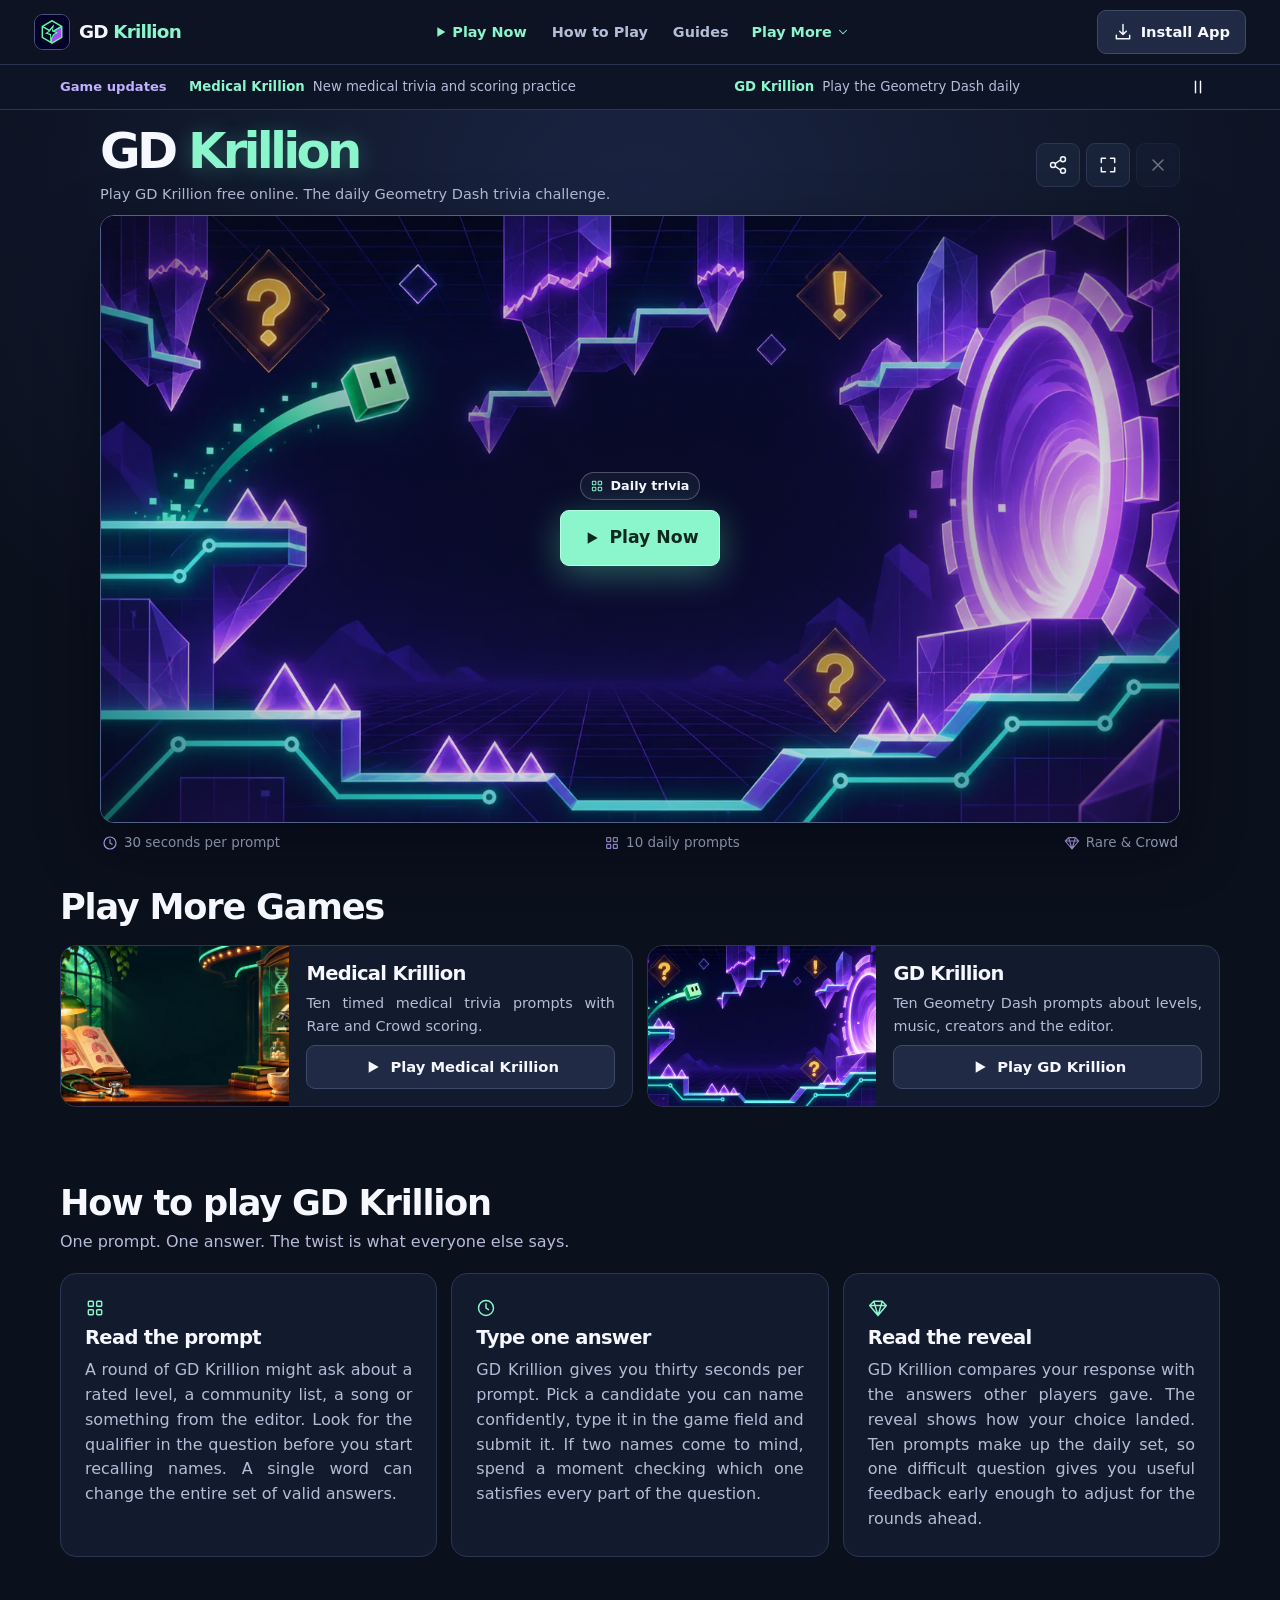
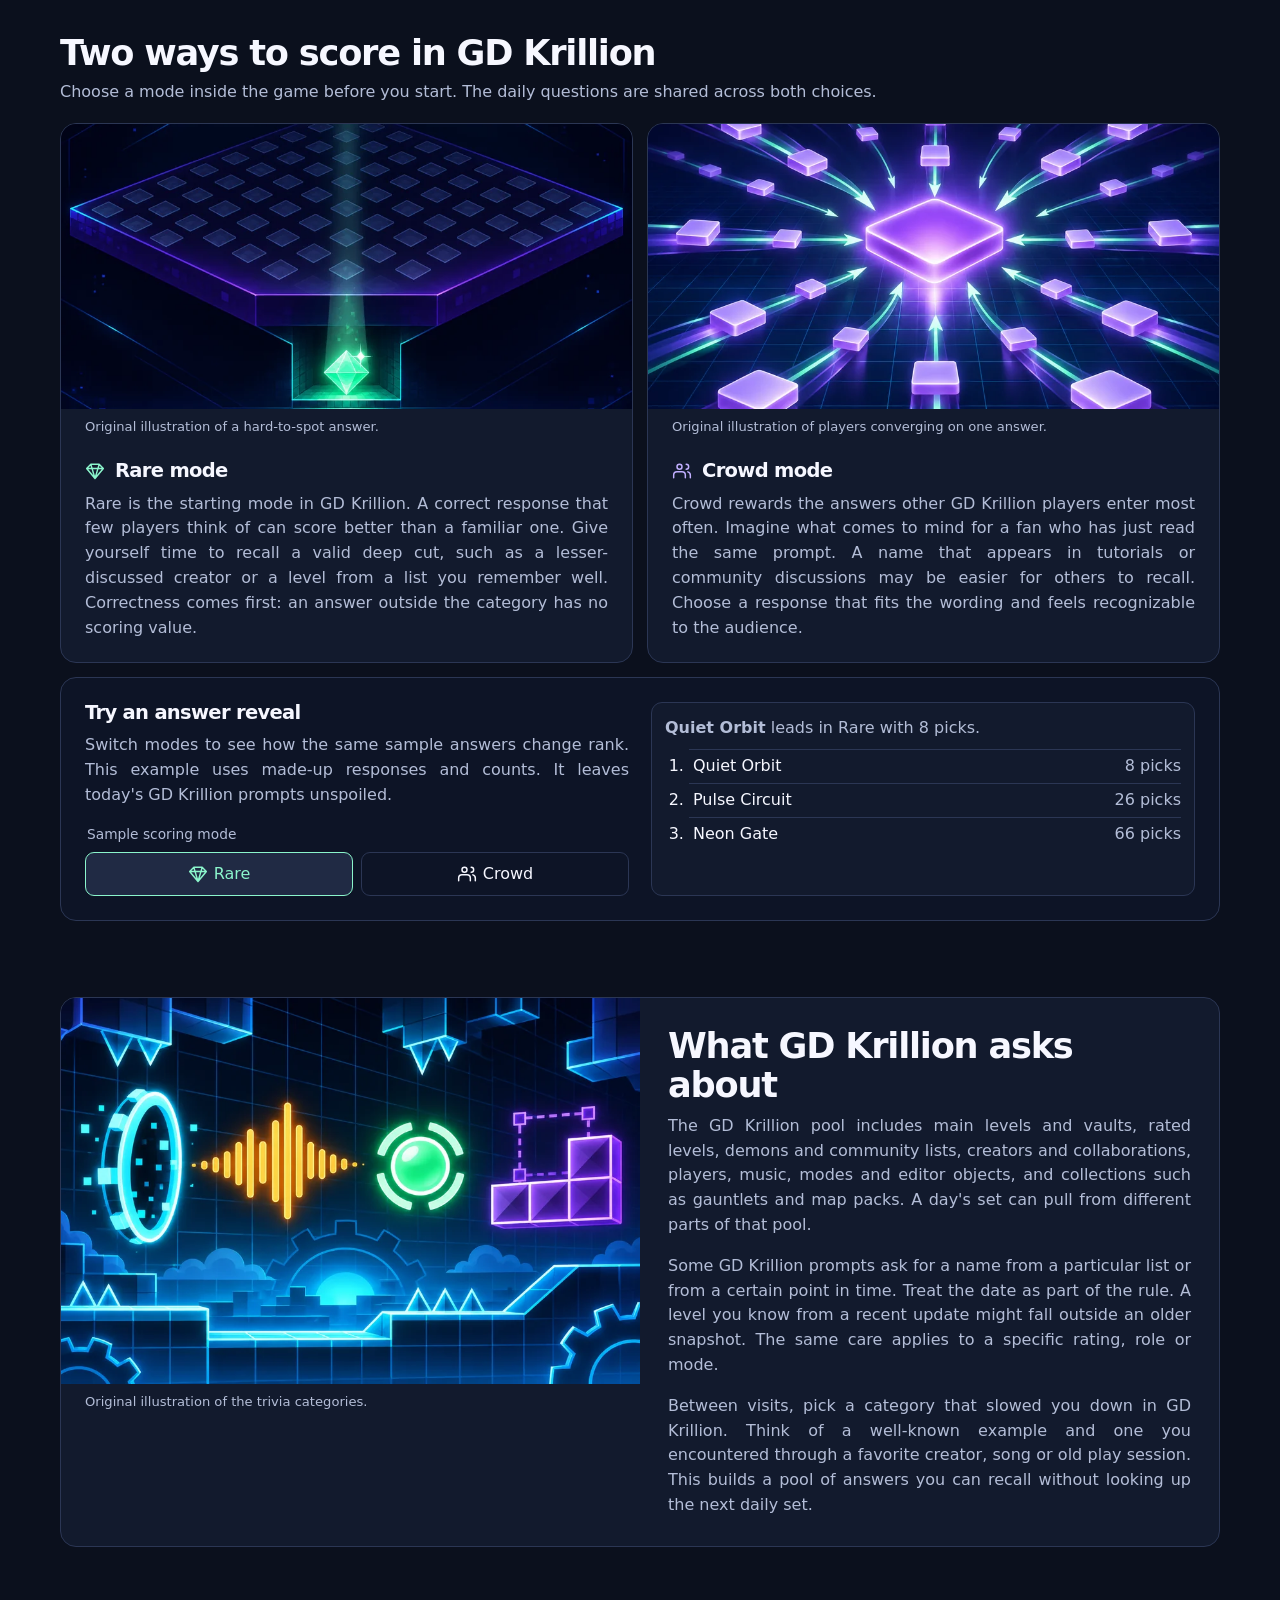
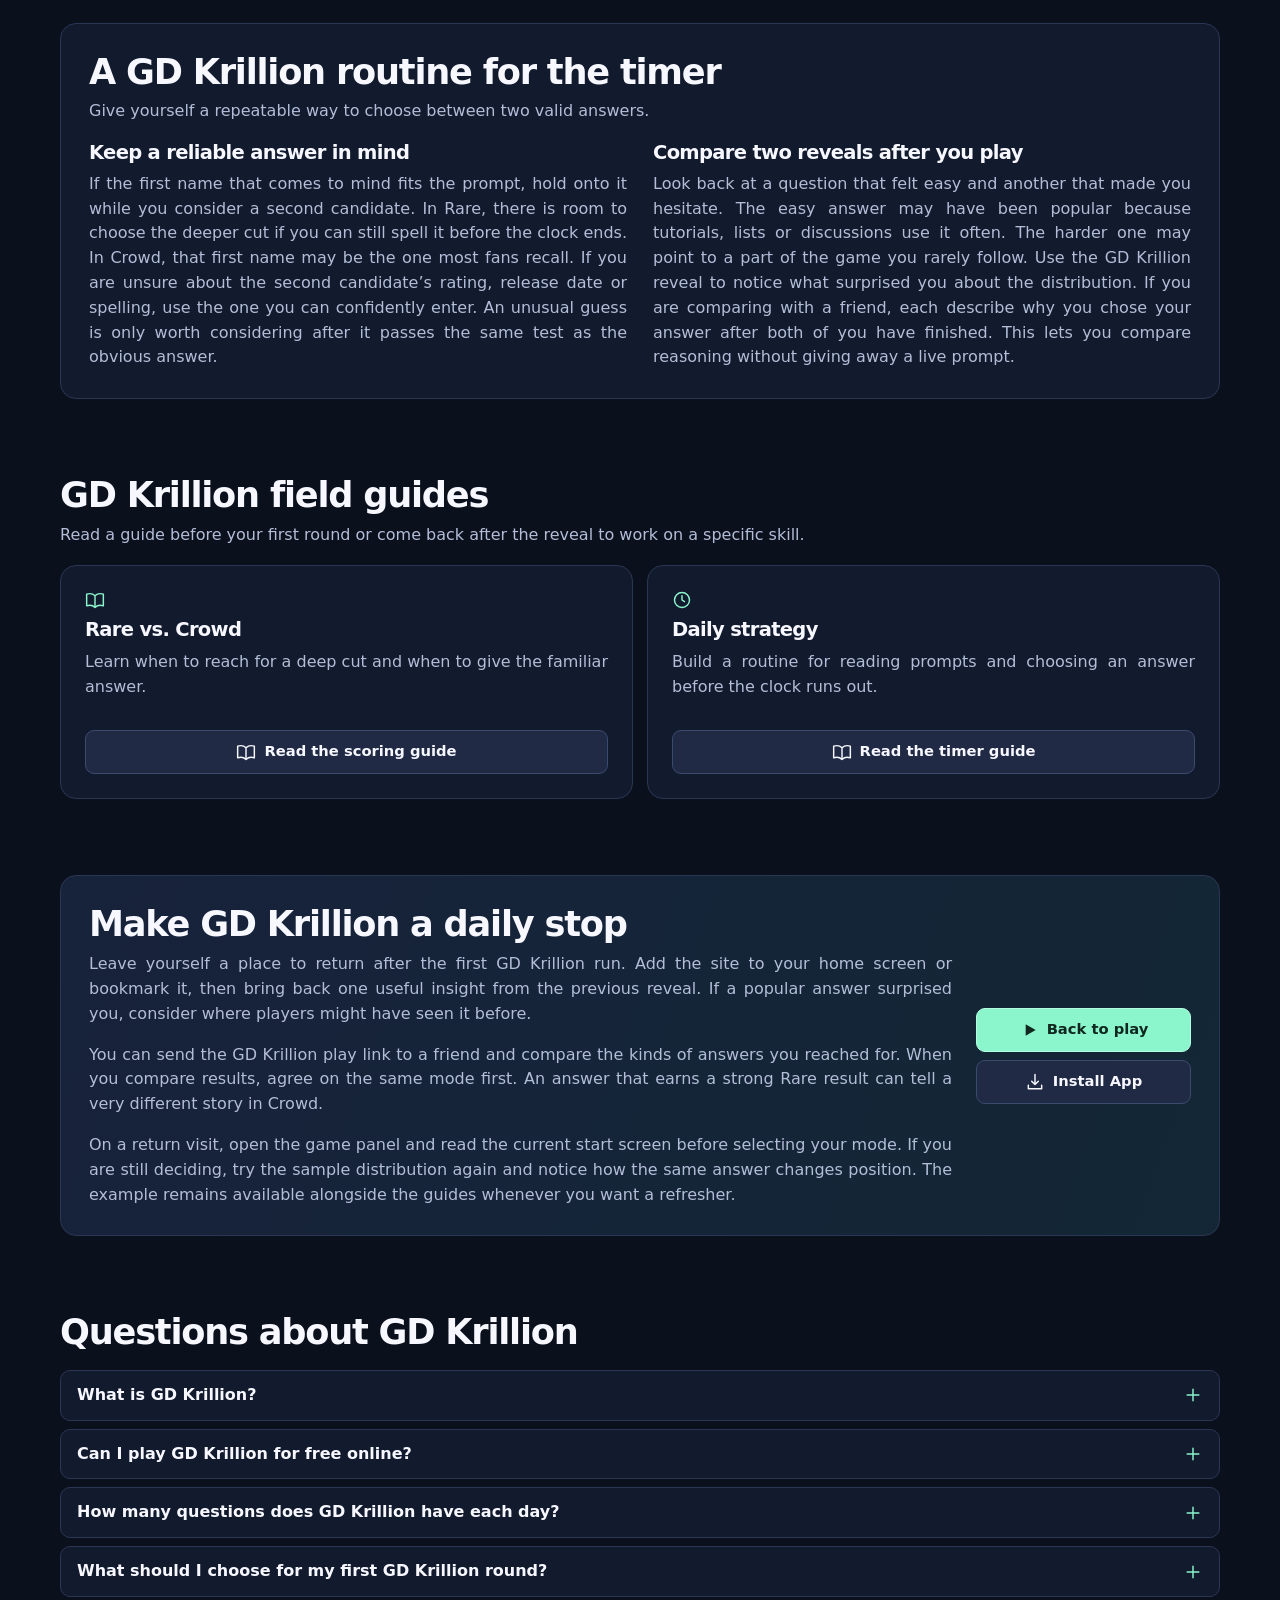
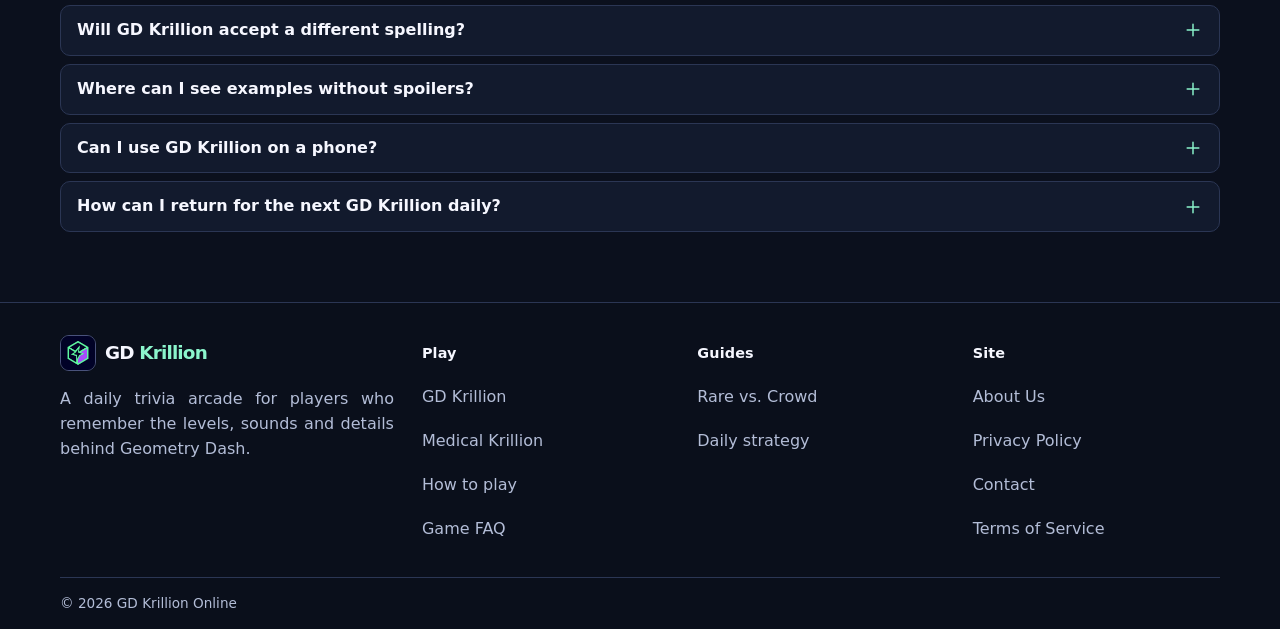
<file: index.html>
<!doctype html>
<html lang="en">
<head>
  <meta charset="utf-8">
  <meta name="viewport" content="width=device-width, initial-scale=1">
  <meta name="theme-color" content="#0b101d">
  <title>GD Krillion – Play Online for Free</title>
  <meta name="description" content="Play GD Krillion free online. Answer daily Geometry Dash trivia, choose Rare or Crowd scoring, and get spoiler-free strategies for your next round.">
  <link rel="canonical" href="https://gdkrillion.online/">
  <meta property="og:type" content="website"><meta property="og:site_name" content="GD Krillion">
  <meta property="og:title" content="GD Krillion – Play Online for Free"><meta property="og:description" content="Play GD Krillion free online. Answer daily Geometry Dash trivia, choose Rare or Crowd scoring, and get spoiler-free strategies for your next round.">
  <meta property="og:url" content="https://gdkrillion.online/"><meta property="og:image" content="https://gdkrillion.online/images/gd-krillion-cover.webp">
  <meta name="twitter:card" content="summary_large_image"><meta name="twitter:title" content="GD Krillion – Play Online for Free">
  <meta name="twitter:description" content="Play GD Krillion free online. Answer daily Geometry Dash trivia, choose Rare or Crowd scoring, and get spoiler-free strategies for your next round."><meta name="twitter:image" content="https://gdkrillion.online/images/gd-krillion-cover.webp">
  <link rel="stylesheet" href="/assets/site.css?v=b83ef47ced6d">
  <link rel="icon" type="image/png" sizes="48x48" href="/images/gd-krillion-favicon.png">
  <link rel="apple-touch-icon" href="/images/gd-krillion-app-192.png">
  <link rel="manifest" href="/site.webmanifest">
  <script defer data-domain="gdkrillion.online" data-api="https://data.1back.link/api/send" src="https://data.1back.link/js/app.js"></script>
  <script type="module" src="/assets/site.js?v=7d11100deab9"></script>
</head>
<body>
  <a class="skip" href="#main">Skip to content</a><header class="header">
    <div class="header-inner"><a href="/" class="brand"><img class="logo" src="/images/gd-krillion-logo.webp" width="36" height="36" alt=""><span>GD <strong>Krillion</strong></span></a>
      <nav aria-label="Main navigation">
        <a class="play-link" href="/#play"><svg viewBox="0 0 24 24" width="20" height="20" fill="none" stroke="currentColor" stroke-width="1.75" stroke-linecap="round" stroke-linejoin="round" aria-hidden="true"><path d="m8 5 12 7-12 7z" fill="currentColor" stroke="none"/></svg> Play Now</a>
        <a href="/#how-to-play">How to Play</a><a href="/#guides">Guides</a>
        <details class="play-more" id="play-more">
          <summary>Play More <svg viewBox="0 0 24 24" width="20" height="20" fill="none" stroke="currentColor" stroke-width="1.75" stroke-linecap="round" stroke-linejoin="round" aria-hidden="true"><path d="m6 9 6 6 6-6"/></svg></summary>
          <div class="play-more-links"><a href="/#play"><svg viewBox="0 0 24 24" width="20" height="20" fill="none" stroke="currentColor" stroke-width="1.75" stroke-linecap="round" stroke-linejoin="round" aria-hidden="true"><path d="m8 5 12 7-12 7z" fill="currentColor" stroke="none"/></svg> GD Krillion</a><a href="/medical-krillion/"><svg viewBox="0 0 24 24" width="20" height="20" fill="none" stroke="currentColor" stroke-width="1.75" stroke-linecap="round" stroke-linejoin="round" aria-hidden="true"><path d="m8 5 12 7-12 7z" fill="currentColor" stroke="none"/></svg> Medical Krillion</a></div>
        </details>
      </nav>
      <button class="install-button button" type="button" id="install-app"><svg viewBox="0 0 24 24" width="20" height="20" fill="none" stroke="currentColor" stroke-width="1.75" stroke-linecap="round" stroke-linejoin="round" aria-hidden="true"><path d="M12 3v12m-4-4 4 4 4-4M4 16v4h16v-4"/></svg> Install App</button>
    </div></header>
  <aside class="updates" aria-label="Game updates">
    <div class="wrap updates-inner"><span class="updates-label">Game updates</span>
      <div class="updates-window"><div class="updates-track"><div class="updates-group">
    <a href="/medical-krillion/" target="_blank" rel="noopener noreferrer"><strong>Medical Krillion</strong><span>New medical trivia and scoring practice</span><span class="sr-only"> (opens in a new tab)</span></a><a href="/#play" target="_blank" rel="noopener noreferrer"><strong>GD Krillion</strong><span>Play the Geometry Dash daily</span><span class="sr-only"> (opens in a new tab)</span></a>
  </div><div class="updates-group" aria-hidden="true">
    <a href="/medical-krillion/" target="_blank" rel="noopener noreferrer" tabindex="-1"><strong>Medical Krillion</strong><span>New medical trivia and scoring practice</span><span class="sr-only"> (opens in a new tab)</span></a><a href="/#play" target="_blank" rel="noopener noreferrer" tabindex="-1"><strong>GD Krillion</strong><span>Play the Geometry Dash daily</span><span class="sr-only"> (opens in a new tab)</span></a>
  </div></div><div class="updates-focus" aria-hidden="true"></div></div>
      <button type="button" class="tool" id="pause-updates" aria-label="Pause game updates" title="Pause game updates" aria-pressed="false">
        <span data-pause-icon><svg viewBox="0 0 24 24" width="20" height="20" fill="none" stroke="currentColor" stroke-width="1.75" stroke-linecap="round" stroke-linejoin="round" aria-hidden="true"><path d="M9 5v14m6-14v14"/></svg></span><span data-play-icon hidden><svg viewBox="0 0 24 24" width="20" height="20" fill="none" stroke="currentColor" stroke-width="1.75" stroke-linecap="round" stroke-linejoin="round" aria-hidden="true"><path d="m8 5 12 7-12 7z" fill="currentColor" stroke="none"/></svg></span>
      </button>
    </div>
  </aside>
  <main id="main">
<section class="game-shell" id="play" data-game="gd" aria-labelledby="game-title">
  <div class="game-heading">
    <div><h1 id="game-title">GD <span>Krillion</span></h1><p>Play GD Krillion free online. The daily Geometry Dash trivia challenge.</p></div>
    <div class="tools" aria-label="Game controls">
      <button class="tool" type="button" data-game-action="share" aria-label="Share play link" title="Share play link"><svg viewBox="0 0 24 24" width="20" height="20" fill="none" stroke="currentColor" stroke-width="1.75" stroke-linecap="round" stroke-linejoin="round" aria-hidden="true"><circle cx="18" cy="5" r="3"/><circle cx="6" cy="12" r="3"/><circle cx="18" cy="19" r="3"/><path d="m9 10 6-4m-6 8 6 4"/></svg></button>
      <button class="tool" type="button" data-game-action="expand" aria-label="Full screen" title="Full screen" aria-pressed="false"><svg viewBox="0 0 24 24" width="20" height="20" fill="none" stroke="currentColor" stroke-width="1.75" stroke-linecap="round" stroke-linejoin="round" aria-hidden="true"><path d="M9 4H4v5m11-5h5v5m0 6v5h-5M4 15v5h5"/></svg></button>
      <button class="tool" type="button" data-game-action="close" aria-label="Return to cover" title="Return to cover" disabled><svg viewBox="0 0 24 24" width="20" height="20" fill="none" stroke="currentColor" stroke-width="1.75" stroke-linecap="round" stroke-linejoin="round" aria-hidden="true"><path d="m6 6 12 12M18 6 6 18"/></svg></button>
    </div>
  </div>
  <div class="stage" id="game-stage">
    <div class="cover" id="game-cover">
      <img class="cover-art" src="/images/gd-krillion-cover.webp" width="1440" height="810" alt="Original trivia arcade cover with a mint cube, glowing question marks and a violet portal" fetchpriority="high">
      <div class="cover-center">
        <span class="cover-label"><svg viewBox="0 0 24 24" width="20" height="20" fill="none" stroke="currentColor" stroke-width="1.75" stroke-linecap="round" stroke-linejoin="round" aria-hidden="true"><rect x="4" y="4" width="6" height="6" rx="1"/><rect x="14" y="4" width="6" height="6" rx="1"/><rect x="4" y="14" width="6" height="6" rx="1"/><rect x="14" y="14" width="6" height="6" rx="1"/></svg> Daily trivia</span>
        <button type="button" class="button primary start" id="start-game"><svg viewBox="0 0 24 24" width="20" height="20" fill="none" stroke="currentColor" stroke-width="1.75" stroke-linecap="round" stroke-linejoin="round" aria-hidden="true"><path d="m8 5 12 7-12 7z" fill="currentColor" stroke="none"/></svg> Play Now</button>
        <noscript><p class="cover-note">Enable JavaScript to load the game.</p></noscript>
      </div>
    </div>
    <div id="embed-slot"></div>
  </div>
  <div class="game-meta">
    <span><svg viewBox="0 0 24 24" width="20" height="20" fill="none" stroke="currentColor" stroke-width="1.75" stroke-linecap="round" stroke-linejoin="round" aria-hidden="true"><circle cx="12" cy="12" r="9"/><path d="M12 7v5l3 2"/></svg> 30 seconds per prompt</span>
    <span><svg viewBox="0 0 24 24" width="20" height="20" fill="none" stroke="currentColor" stroke-width="1.75" stroke-linecap="round" stroke-linejoin="round" aria-hidden="true"><rect x="4" y="4" width="6" height="6" rx="1"/><rect x="14" y="4" width="6" height="6" rx="1"/><rect x="4" y="14" width="6" height="6" rx="1"/><rect x="14" y="14" width="6" height="6" rx="1"/></svg> 10 daily prompts</span>
    <span><svg viewBox="0 0 24 24" width="20" height="20" fill="none" stroke="currentColor" stroke-width="1.75" stroke-linecap="round" stroke-linejoin="round" aria-hidden="true"><path d="M2 9 7 4h10l5 5-10 12L2 9Zm0 0h20M7 4l5 17 5-17"/></svg> Rare &amp; Crowd</span>
  </div>
  <div id="game-feedback" class="game-feedback">
    <p id="game-status" aria-live="polite"></p>
    <button type="button" class="button subtle" id="retry-game" hidden><svg viewBox="0 0 24 24" width="20" height="20" fill="none" stroke="currentColor" stroke-width="1.75" stroke-linecap="round" stroke-linejoin="round" aria-hidden="true"><path d="M20 7v5h-5m4-1a7 7 0 1 0-1 6"/></svg> Reload game</button>
  </div>
</section>

<div class="wrap content-sections">
<section id="games" class="game-library" aria-labelledby="games-title">
    <div class="section-heading"><h2 id="games-title">Play More Games</h2></div>
    <div class="game-card-grid"><article class="panel game-card">
      <img src="/images/medical-krillion-cover.webp" width="1200" height="675" alt="Illustrated anatomy book, microscope and stethoscope in a green-lit trivia arcade" loading="lazy" decoding="async">
      <div class="game-card-copy"><h3>Medical Krillion</h3><p>Ten timed medical trivia prompts with Rare and Crowd scoring.</p>
      <a class="button subtle" href="/medical-krillion/"><svg viewBox="0 0 24 24" width="20" height="20" fill="none" stroke="currentColor" stroke-width="1.75" stroke-linecap="round" stroke-linejoin="round" aria-hidden="true"><path d="m8 5 12 7-12 7z" fill="currentColor" stroke="none"/></svg> Play Medical Krillion</a></div>
    </article><article class="panel game-card">
      <img src="/images/gd-krillion-cover.webp" width="1440" height="810" alt="Original trivia arcade cover with a mint cube, glowing question marks and a violet portal" loading="lazy" decoding="async">
      <div class="game-card-copy"><h3>GD Krillion</h3><p>Ten Geometry Dash prompts about levels, music, creators and the editor.</p>
      <a class="button subtle" href="/#play"><svg viewBox="0 0 24 24" width="20" height="20" fill="none" stroke="currentColor" stroke-width="1.75" stroke-linecap="round" stroke-linejoin="round" aria-hidden="true"><path d="m8 5 12 7-12 7z" fill="currentColor" stroke="none"/></svg> Play GD Krillion</a></div>
    </article></div>
  </section>
<section id="how-to-play" aria-labelledby="how-title">
  <div class="section-heading"><h2 id="how-title">How to play GD Krillion</h2><p>One prompt. One answer. The twist is what everyone else says.</p></div>
  <div class="step-grid">
    <article class="panel step"><svg viewBox="0 0 24 24" width="20" height="20" fill="none" stroke="currentColor" stroke-width="1.75" stroke-linecap="round" stroke-linejoin="round" aria-hidden="true"><rect x="4" y="4" width="6" height="6" rx="1"/><rect x="14" y="4" width="6" height="6" rx="1"/><rect x="4" y="14" width="6" height="6" rx="1"/><rect x="14" y="14" width="6" height="6" rx="1"/></svg><h3>Read the prompt</h3><p>A round of GD Krillion might ask about a rated level, a community list, a song or something from the editor. Look for the qualifier in the question before you start recalling names. A single word can change the entire set of valid answers.</p></article>
    <article class="panel step"><svg viewBox="0 0 24 24" width="20" height="20" fill="none" stroke="currentColor" stroke-width="1.75" stroke-linecap="round" stroke-linejoin="round" aria-hidden="true"><circle cx="12" cy="12" r="9"/><path d="M12 7v5l3 2"/></svg><h3>Type one answer</h3><p>GD Krillion gives you thirty seconds per prompt. Pick a candidate you can name confidently, type it in the game field and submit it. If two names come to mind, spend a moment checking which one satisfies every part of the question.</p></article>
    <article class="panel step"><svg viewBox="0 0 24 24" width="20" height="20" fill="none" stroke="currentColor" stroke-width="1.75" stroke-linecap="round" stroke-linejoin="round" aria-hidden="true"><path d="M2 9 7 4h10l5 5-10 12L2 9Zm0 0h20M7 4l5 17 5-17"/></svg><h3>Read the reveal</h3><p>GD Krillion compares your response with the answers other players gave. The reveal shows how your choice landed. Ten prompts make up the daily set, so one difficult question gives you useful feedback early enough to adjust for the rounds ahead.</p></article>
  </div>
</section>

<section id="modes" aria-labelledby="modes-title">
  <div class="section-heading"><h2 id="modes-title">Two ways to score in GD Krillion</h2><p>Choose a mode inside the game before you start. The daily questions are shared across both choices.</p></div>
  <div class="mode-grid">
    <article class="panel mode rare">
      <figure class="art">
  <img src="/images/gd-krillion-rare.webp" alt="A solitary mint diamond in a dark geometric recess" width="900" height="600" loading="lazy" decoding="async">
  <figcaption>Original illustration of a hard-to-spot answer.</figcaption>
</figure>
      <div class="mode-content"><svg viewBox="0 0 24 24" width="20" height="20" fill="none" stroke="currentColor" stroke-width="1.75" stroke-linecap="round" stroke-linejoin="round" aria-hidden="true"><path d="M2 9 7 4h10l5 5-10 12L2 9Zm0 0h20M7 4l5 17 5-17"/></svg><h3>Rare mode</h3><p>Rare is the starting mode in GD Krillion. A correct response that few players think of can score better than a familiar one. Give yourself time to recall a valid deep cut, such as a lesser-discussed creator or a level from a list you remember well. Correctness comes first: an answer outside the category has no scoring value.</p></div>
    </article>
    <article class="panel mode crowd">
      <figure class="art">
  <img src="/images/gd-krillion-crowd.webp" alt="Several bright square tiles converge on a violet hub" width="900" height="600" loading="lazy" decoding="async">
  <figcaption>Original illustration of players converging on one answer.</figcaption>
</figure>
      <div class="mode-content"><svg viewBox="0 0 24 24" width="20" height="20" fill="none" stroke="currentColor" stroke-width="1.75" stroke-linecap="round" stroke-linejoin="round" aria-hidden="true"><circle cx="9" cy="7" r="3"/><path d="M2 20v-3a4 4 0 0 1 4-4h6a4 4 0 0 1 4 4v3M17 4a3 3 0 0 1 0 6m5 10v-3a4 4 0 0 0-3-4"/></svg><h3>Crowd mode</h3><p>Crowd rewards the answers other GD Krillion players enter most often. Imagine what comes to mind for a fan who has just read the same prompt. A name that appears in tutorials or community discussions may be easier for others to recall. Choose a response that fits the wording and feels recognizable to the audience.</p></div>
    </article>
  </div>
  <div class="panel practice" id="practice">
    <div><h3>Try an answer reveal</h3><p>Switch modes to see how the same sample answers change rank. This example uses made-up responses and counts. It leaves today's GD Krillion prompts unspoiled.</p>
      <fieldset class="mode-picker"><legend>Sample scoring mode</legend>
        <label><input type="radio" name="practice-mode" value="rare" checked><span><svg viewBox="0 0 24 24" width="20" height="20" fill="none" stroke="currentColor" stroke-width="1.75" stroke-linecap="round" stroke-linejoin="round" aria-hidden="true"><path d="M2 9 7 4h10l5 5-10 12L2 9Zm0 0h20M7 4l5 17 5-17"/></svg> Rare</span></label>
        <label><input type="radio" name="practice-mode" value="crowd"><span><svg viewBox="0 0 24 24" width="20" height="20" fill="none" stroke="currentColor" stroke-width="1.75" stroke-linecap="round" stroke-linejoin="round" aria-hidden="true"><circle cx="9" cy="7" r="3"/><path d="M2 20v-3a4 4 0 0 1 4-4h6a4 4 0 0 1 4 4v3M17 4a3 3 0 0 1 0 6m5 10v-3a4 4 0 0 0-3-4"/></svg> Crowd</span></label>
      </fieldset>
    </div>
    <div class="sample-output" data-tool-output>
      <p id="sample-verdict" role="status"><strong>Quiet Orbit</strong> leads in Rare with 8 picks.</p>
      <ol id="sample-results">
        <li><span>Quiet Orbit</span><span>8 picks</span></li>
        <li><span>Pulse Circuit</span><span>26 picks</span></li>
        <li><span>Neon Gate</span><span>66 picks</span></li>
      </ol>
    </div>
  </div>
</section>

<section class="panel topic-feature" aria-labelledby="topics-title">
  <figure class="art">
  <img src="/images/gd-krillion-topics.webp" alt="A glowing portal, waveform, orb and geometric editor blocks" width="900" height="600" loading="lazy" decoding="async">
  <figcaption>Original illustration of the trivia categories.</figcaption>
</figure>
  <div class="topic-copy"><h2 id="topics-title">What GD Krillion asks about</h2>
    <p>The GD Krillion pool includes main levels and vaults, rated levels, demons and community lists, creators and collaborations, players, music, modes and editor objects, and collections such as gauntlets and map packs. A day's set can pull from different parts of that pool.</p>
    <p>Some GD Krillion prompts ask for a name from a particular list or from a certain point in time. Treat the date as part of the rule. A level you know from a recent update might fall outside an older snapshot. The same care applies to a specific rating, role or mode.</p>
    <p>Between visits, pick a category that slowed you down in GD Krillion. Think of a well-known example and one you encountered through a favorite creator, song or old play session. This builds a pool of answers you can recall without looking up the next daily set.</p>
  </div>
</section>

<section class="panel strategy" aria-labelledby="strategy-title">
  <div class="section-heading"><h2 id="strategy-title">A GD Krillion routine for the timer</h2><p>Give yourself a repeatable way to choose between two valid answers.</p></div>
  <div class="strategy-grid">
    <div><h3>Keep a reliable answer in mind</h3><p>If the first name that comes to mind fits the prompt, hold onto it while you consider a second candidate. In Rare, there is room to choose the deeper cut if you can still spell it before the clock ends. In Crowd, that first name may be the one most fans recall. If you are unsure about the second candidate’s rating, release date or spelling, use the one you can confidently enter. An unusual guess is only worth considering after it passes the same test as the obvious answer.</p></div>
    <div><h3>Compare two reveals after you play</h3><p>Look back at a question that felt easy and another that made you hesitate. The easy answer may have been popular because tutorials, lists or discussions use it often. The harder one may point to a part of the game you rarely follow. Use the GD Krillion reveal to notice what surprised you about the distribution. If you are comparing with a friend, each describe why you chose your answer after both of you have finished. This lets you compare reasoning without giving away a live prompt.</p></div>
  </div>
</section>

<section id="guides" aria-labelledby="guides-title">
  <div class="section-heading"><h2 id="guides-title">GD Krillion field guides</h2><p>Read a guide before your first round or come back after the reveal to work on a specific skill.</p></div>
  <div class="guide-grid"><article class="panel guide-card"><svg viewBox="0 0 24 24" width="20" height="20" fill="none" stroke="currentColor" stroke-width="1.75" stroke-linecap="round" stroke-linejoin="round" aria-hidden="true"><path d="M12 7C9 4 5 4 2 5v14c3-1 7-1 10 2 3-3 7-3 10-2V5c-3-1-7-1-10 2Zm0 0v14"/></svg><h3>Rare vs. Crowd</h3><p>Learn when to reach for a deep cut and when to give the familiar answer.</p><a class="button subtle" href="/guides/rare-vs-crowd/"><svg viewBox="0 0 24 24" width="20" height="20" fill="none" stroke="currentColor" stroke-width="1.75" stroke-linecap="round" stroke-linejoin="round" aria-hidden="true"><path d="M12 7C9 4 5 4 2 5v14c3-1 7-1 10 2 3-3 7-3 10-2V5c-3-1-7-1-10 2Zm0 0v14"/></svg> Read the scoring guide</a></article><article class="panel guide-card"><svg viewBox="0 0 24 24" width="20" height="20" fill="none" stroke="currentColor" stroke-width="1.75" stroke-linecap="round" stroke-linejoin="round" aria-hidden="true"><circle cx="12" cy="12" r="9"/><path d="M12 7v5l3 2"/></svg><h3>Daily strategy</h3><p>Build a routine for reading prompts and choosing an answer before the clock runs out.</p><a class="button subtle" href="/guides/daily-strategy/"><svg viewBox="0 0 24 24" width="20" height="20" fill="none" stroke="currentColor" stroke-width="1.75" stroke-linecap="round" stroke-linejoin="round" aria-hidden="true"><path d="M12 7C9 4 5 4 2 5v14c3-1 7-1 10 2 3-3 7-3 10-2V5c-3-1-7-1-10 2Zm0 0v14"/></svg> Read the timer guide</a></article></div>
</section>

<section class="panel return-panel" aria-labelledby="return-title">
  <div>
    <h2 id="return-title">Make GD Krillion a daily stop</h2>
    <p>Leave yourself a place to return after the first GD Krillion run. Add the site to your home screen or bookmark it, then bring back one useful insight from the previous reveal. If a popular answer surprised you, consider where players might have seen it before.</p>
    <p>You can send the GD Krillion play link to a friend and compare the kinds of answers you reached for. When you compare results, agree on the same mode first. An answer that earns a strong Rare result can tell a very different story in Crowd.</p>
    <p>On a return visit, open the game panel and read the current start screen before selecting your mode. If you are still deciding, try the sample distribution again and notice how the same answer changes position. The example remains available alongside the guides whenever you want a refresher.</p>
  </div>
  <div class="stack-actions"><a class="button primary" href="#play"><svg viewBox="0 0 24 24" width="20" height="20" fill="none" stroke="currentColor" stroke-width="1.75" stroke-linecap="round" stroke-linejoin="round" aria-hidden="true"><path d="m8 5 12 7-12 7z" fill="currentColor" stroke="none"/></svg> Back to play</a><button class="button subtle" type="button" data-open-install><svg viewBox="0 0 24 24" width="20" height="20" fill="none" stroke="currentColor" stroke-width="1.75" stroke-linecap="round" stroke-linejoin="round" aria-hidden="true"><path d="M12 3v12m-4-4 4 4 4-4M4 16v4h16v-4"/></svg> Install App</button></div>
</section>

<section id="faq" aria-labelledby="faq-title">
  <div class="section-heading"><h2 id="faq-title">Questions about GD Krillion</h2></div>
  <div class="faq-list"><details><summary>What is GD Krillion?<svg viewBox="0 0 24 24" width="20" height="20" fill="none" stroke="currentColor" stroke-width="1.75" stroke-linecap="round" stroke-linejoin="round" aria-hidden="true"><path d="M12 5v14M5 12h14"/></svg></summary><p>It is a daily trivia game about Geometry Dash. Each prompt can have several valid answers. Their popularity among players determines how well they score in the selected mode.</p></details><details><summary>Can I play GD Krillion for free online?<svg viewBox="0 0 24 24" width="20" height="20" fill="none" stroke="currentColor" stroke-width="1.75" stroke-linecap="round" stroke-linejoin="round" aria-hidden="true"><path d="M12 5v14M5 12h14"/></svg></summary><p>Yes. Use Play Now in the game panel to open the free daily game in your browser. The hosted game needs an internet connection.</p></details><details><summary>How many questions does GD Krillion have each day?<svg viewBox="0 0 24 24" width="20" height="20" fill="none" stroke="currentColor" stroke-width="1.75" stroke-linecap="round" stroke-linejoin="round" aria-hidden="true"><path d="M12 5v14M5 12h14"/></svg></summary><p>The daily set has ten prompts. The game gives you thirty seconds to type an answer for each one, then reveals how that answer sits among the other responses.</p></details><details><summary>What should I choose for my first GD Krillion round?<svg viewBox="0 0 24 24" width="20" height="20" fill="none" stroke="currentColor" stroke-width="1.75" stroke-linecap="round" stroke-linejoin="round" aria-hidden="true"><path d="M12 5v14M5 12h14"/></svg></summary><p>Pick Rare if you enjoy recalling overlooked levels, creators or mechanics. Pick Crowd if you enjoy predicting what another fan would type first. Either choice uses the same prompt set for that day.</p></details><details><summary>Will GD Krillion accept a different spelling?<svg viewBox="0 0 24 24" width="20" height="20" fill="none" stroke="currentColor" stroke-width="1.75" stroke-linecap="round" stroke-linejoin="round" aria-hidden="true"><path d="M12 5v14M5 12h14"/></svg></summary><p>The game can accept common alternate names and is forgiving of some variation. Use the established name whenever you know it, especially when a title or creator name is short.</p></details><details><summary>Where can I see examples without spoilers?<svg viewBox="0 0 24 24" width="20" height="20" fill="none" stroke="currentColor" stroke-width="1.75" stroke-linecap="round" stroke-linejoin="round" aria-hidden="true"><path d="M12 5v14M5 12h14"/></svg></summary><p>Try the sample distribution above or open the scoring guide. Both use invented examples, so you can learn the mechanics without seeing answers from the current set.</p></details><details><summary>Can I use GD Krillion on a phone?<svg viewBox="0 0 24 24" width="20" height="20" fill="none" stroke="currentColor" stroke-width="1.75" stroke-linecap="round" stroke-linejoin="round" aria-hidden="true"><path d="M12 5v14M5 12h14"/></svg></summary><p>The page supports touch and the game opens in the same panel. If the browser keyboard covers the answer field, try hiding it between prompts or turning your phone sideways.</p></details><details><summary>How can I return for the next GD Krillion daily?<svg viewBox="0 0 24 24" width="20" height="20" fill="none" stroke="currentColor" stroke-width="1.75" stroke-linecap="round" stroke-linejoin="round" aria-hidden="true"><path d="M12 5v14M5 12h14"/></svg></summary><p>Use Install App for browser-specific instructions, or bookmark the homepage. The Share button gives friends the play link without revealing any answers.</p></details></div>
</section>
</div></main>
  <footer class="footer"><div class="wrap footer-inner">
    <div class="footer-brand"><a href="/" class="brand"><img class="logo" src="/images/gd-krillion-logo.webp" width="36" height="36" alt=""><span>GD <strong>Krillion</strong></span></a><p>A daily trivia arcade for players who remember the levels, sounds and details behind Geometry Dash.</p></div>
    <nav aria-label="Game"><h2>Play</h2><a href="/#play">GD Krillion</a><a href="/medical-krillion/">Medical Krillion</a><a href="/#how-to-play">How to play</a><a href="/#faq">Game FAQ</a></nav>
    <nav aria-label="Guides"><h2>Guides</h2><a href="/guides/rare-vs-crowd/">Rare vs. Crowd</a><a href="/guides/daily-strategy/">Daily strategy</a></nav>
    <nav aria-label="Website information"><h2>Site</h2><a href="/about/">About Us</a><a href="/privacy-policy/">Privacy Policy</a><a href="/contact/">Contact</a><a href="/terms/">Terms of Service</a></nav>
    <div class="copyright">© 2026 GD Krillion Online</div>
  </div></footer>
  <dialog id="site-dialog" aria-labelledby="dialog-title">
    <form method="dialog"><button class="dialog-close" type="submit" aria-label="Close dialog" title="Close"><svg viewBox="0 0 24 24" width="20" height="20" fill="none" stroke="currentColor" stroke-width="1.75" stroke-linecap="round" stroke-linejoin="round" aria-hidden="true"><path d="m6 6 12 12M18 6 6 18"/></svg></button></form>
    <h2 id="dialog-title">Install GD Krillion</h2>
    <p id="install-help">Open your browser menu and choose Install or Add to Home Screen when available. You can also bookmark the site for your next daily set.</p>
    <button class="button primary" type="button" id="native-install" hidden><svg viewBox="0 0 24 24" width="20" height="20" fill="none" stroke="currentColor" stroke-width="1.75" stroke-linecap="round" stroke-linejoin="round" aria-hidden="true"><path d="M12 3v12m-4-4 4 4 4-4M4 16v4h16v-4"/></svg> Install now</button>
    <button class="button subtle" type="button" id="copy-link"><svg viewBox="0 0 24 24" width="20" height="20" fill="none" stroke="currentColor" stroke-width="1.75" stroke-linecap="round" stroke-linejoin="round" aria-hidden="true"><rect x="8" y="8" width="12" height="12" rx="2"/><path d="M16 8V6a2 2 0 0 0-2-2H6a2 2 0 0 0-2 2v8a2 2 0 0 0 2 2h2"/></svg> Copy site link</button>
    <label class="copy-fallback" id="copy-fallback" hidden>Site link <input type="url" readonly value="https://gdkrillion.online/"></label>
    <p class="dialog-status" id="dialog-status" role="status"></p>
  </dialog>
</body>
</html>
</file>
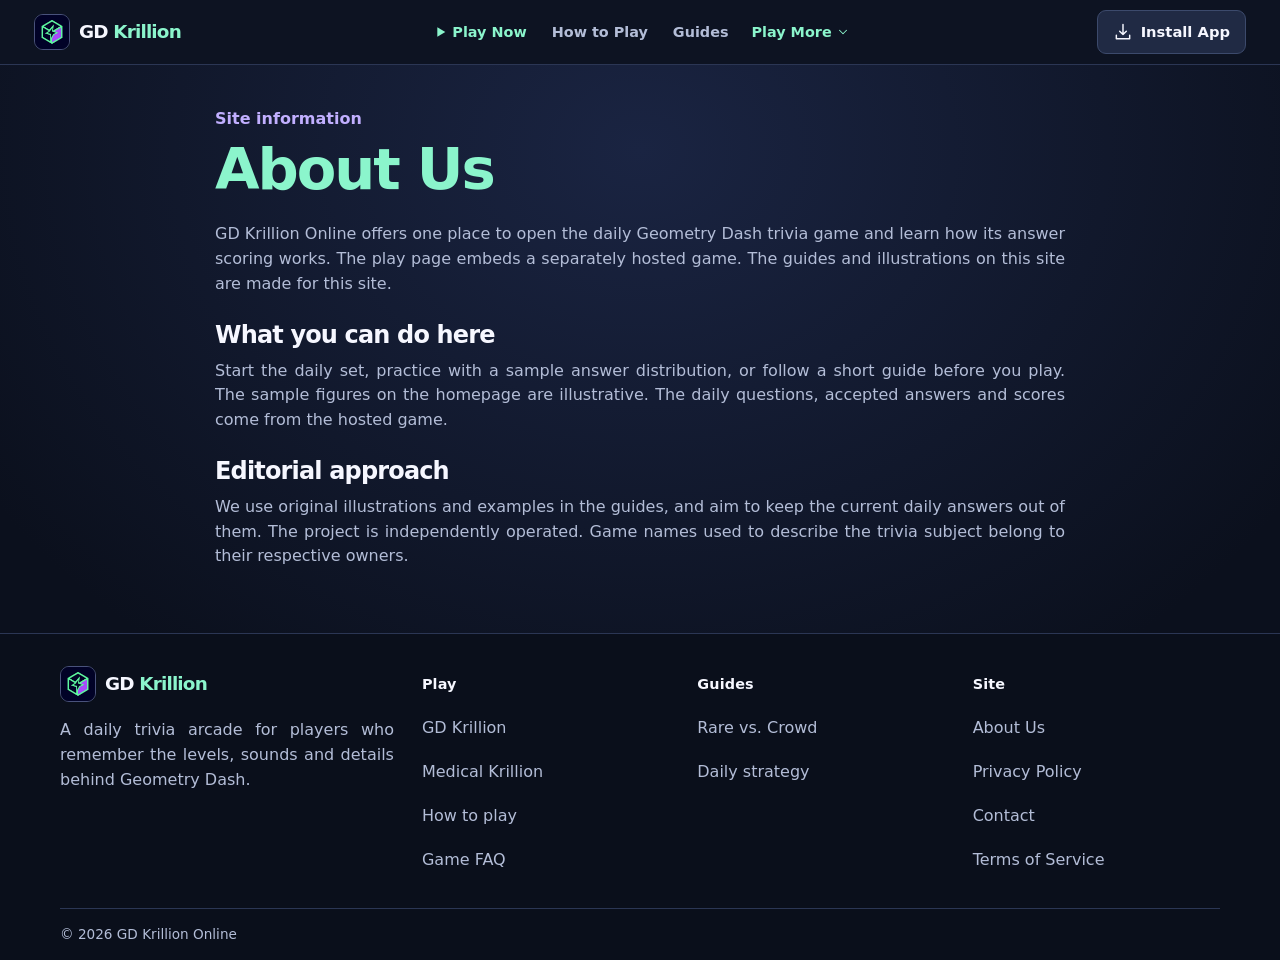
<file: about/index.html>
<!doctype html>
<html lang="en">
<head>
  <meta charset="utf-8">
  <meta name="viewport" content="width=device-width, initial-scale=1">
  <meta name="theme-color" content="#0b101d">
  <title>About GD Krillion Online</title>
  <meta name="description" content="Learn about GD Krillion Online, its daily Geometry Dash trivia play page, and its independent spoiler-free guides.">
  <link rel="canonical" href="https://gdkrillion.online/about/">
  <meta property="og:type" content="website"><meta property="og:site_name" content="GD Krillion">
  <meta property="og:title" content="About GD Krillion Online"><meta property="og:description" content="Learn about GD Krillion Online, its daily Geometry Dash trivia play page, and its independent spoiler-free guides.">
  <meta property="og:url" content="https://gdkrillion.online/about/"><meta property="og:image" content="https://gdkrillion.online/images/gd-krillion-cover.webp">
  <meta name="twitter:card" content="summary_large_image"><meta name="twitter:title" content="About GD Krillion Online">
  <meta name="twitter:description" content="Learn about GD Krillion Online, its daily Geometry Dash trivia play page, and its independent spoiler-free guides."><meta name="twitter:image" content="https://gdkrillion.online/images/gd-krillion-cover.webp">
  <link rel="stylesheet" href="/assets/site.css?v=b83ef47ced6d">
  <link rel="icon" type="image/png" sizes="48x48" href="/images/gd-krillion-favicon.png">
  <link rel="apple-touch-icon" href="/images/gd-krillion-app-192.png">
  <link rel="manifest" href="/site.webmanifest">
  <script defer data-domain="gdkrillion.online" data-api="https://data.1back.link/api/send" src="https://data.1back.link/js/app.js"></script>
  <script type="module" src="/assets/site.js?v=7d11100deab9"></script>
</head>
<body>
  <a class="skip" href="#main">Skip to content</a><header class="header">
    <div class="header-inner"><a href="/" class="brand"><img class="logo" src="/images/gd-krillion-logo.webp" width="36" height="36" alt=""><span>GD <strong>Krillion</strong></span></a>
      <nav aria-label="Main navigation">
        <a class="play-link" href="/#play"><svg viewBox="0 0 24 24" width="20" height="20" fill="none" stroke="currentColor" stroke-width="1.75" stroke-linecap="round" stroke-linejoin="round" aria-hidden="true"><path d="m8 5 12 7-12 7z" fill="currentColor" stroke="none"/></svg> Play Now</a>
        <a href="/#how-to-play">How to Play</a><a href="/#guides">Guides</a>
        <details class="play-more" id="play-more">
          <summary>Play More <svg viewBox="0 0 24 24" width="20" height="20" fill="none" stroke="currentColor" stroke-width="1.75" stroke-linecap="round" stroke-linejoin="round" aria-hidden="true"><path d="m6 9 6 6 6-6"/></svg></summary>
          <div class="play-more-links"><a href="/#play"><svg viewBox="0 0 24 24" width="20" height="20" fill="none" stroke="currentColor" stroke-width="1.75" stroke-linecap="round" stroke-linejoin="round" aria-hidden="true"><path d="m8 5 12 7-12 7z" fill="currentColor" stroke="none"/></svg> GD Krillion</a><a href="/medical-krillion/"><svg viewBox="0 0 24 24" width="20" height="20" fill="none" stroke="currentColor" stroke-width="1.75" stroke-linecap="round" stroke-linejoin="round" aria-hidden="true"><path d="m8 5 12 7-12 7z" fill="currentColor" stroke="none"/></svg> Medical Krillion</a></div>
        </details>
      </nav>
      <button class="install-button button" type="button" id="install-app"><svg viewBox="0 0 24 24" width="20" height="20" fill="none" stroke="currentColor" stroke-width="1.75" stroke-linecap="round" stroke-linejoin="round" aria-hidden="true"><path d="M12 3v12m-4-4 4 4 4-4M4 16v4h16v-4"/></svg> Install App</button>
    </div></header>
  <main id="main"><article class="wrap article prose">
  <div class="article-heading"><p class="kicker">Site information</p><h1>About Us</h1></div><p>GD Krillion Online offers one place to open the daily Geometry Dash trivia game and learn how its answer scoring works. The play page embeds a separately hosted game. The guides and illustrations on this site are made for this site.</p>
   <h2>What you can do here</h2><p>Start the daily set, practice with a sample answer distribution, or follow a short guide before you play. The sample figures on the homepage are illustrative. The daily questions, accepted answers and scores come from the hosted game.</p>
   <h2>Editorial approach</h2><p>We use original illustrations and examples in the guides, and aim to keep the current daily answers out of them. The project is independently operated. Game names used to describe the trivia subject belong to their respective owners.</p>
</article></main>
  <footer class="footer"><div class="wrap footer-inner">
    <div class="footer-brand"><a href="/" class="brand"><img class="logo" src="/images/gd-krillion-logo.webp" width="36" height="36" alt=""><span>GD <strong>Krillion</strong></span></a><p>A daily trivia arcade for players who remember the levels, sounds and details behind Geometry Dash.</p></div>
    <nav aria-label="Game"><h2>Play</h2><a href="/#play">GD Krillion</a><a href="/medical-krillion/">Medical Krillion</a><a href="/#how-to-play">How to play</a><a href="/#faq">Game FAQ</a></nav>
    <nav aria-label="Guides"><h2>Guides</h2><a href="/guides/rare-vs-crowd/">Rare vs. Crowd</a><a href="/guides/daily-strategy/">Daily strategy</a></nav>
    <nav aria-label="Website information"><h2>Site</h2><a href="/about/">About Us</a><a href="/privacy-policy/">Privacy Policy</a><a href="/contact/">Contact</a><a href="/terms/">Terms of Service</a></nav>
    <div class="copyright">© 2026 GD Krillion Online</div>
  </div></footer>
  <dialog id="site-dialog" aria-labelledby="dialog-title">
    <form method="dialog"><button class="dialog-close" type="submit" aria-label="Close dialog" title="Close"><svg viewBox="0 0 24 24" width="20" height="20" fill="none" stroke="currentColor" stroke-width="1.75" stroke-linecap="round" stroke-linejoin="round" aria-hidden="true"><path d="m6 6 12 12M18 6 6 18"/></svg></button></form>
    <h2 id="dialog-title">Install GD Krillion</h2>
    <p id="install-help">Open your browser menu and choose Install or Add to Home Screen when available. You can also bookmark the site for your next daily set.</p>
    <button class="button primary" type="button" id="native-install" hidden><svg viewBox="0 0 24 24" width="20" height="20" fill="none" stroke="currentColor" stroke-width="1.75" stroke-linecap="round" stroke-linejoin="round" aria-hidden="true"><path d="M12 3v12m-4-4 4 4 4-4M4 16v4h16v-4"/></svg> Install now</button>
    <button class="button subtle" type="button" id="copy-link"><svg viewBox="0 0 24 24" width="20" height="20" fill="none" stroke="currentColor" stroke-width="1.75" stroke-linecap="round" stroke-linejoin="round" aria-hidden="true"><rect x="8" y="8" width="12" height="12" rx="2"/><path d="M16 8V6a2 2 0 0 0-2-2H6a2 2 0 0 0-2 2v8a2 2 0 0 0 2 2h2"/></svg> Copy site link</button>
    <label class="copy-fallback" id="copy-fallback" hidden>Site link <input type="url" readonly value="https://gdkrillion.online/"></label>
    <p class="dialog-status" id="dialog-status" role="status"></p>
  </dialog>
</body>
</html>
</file>
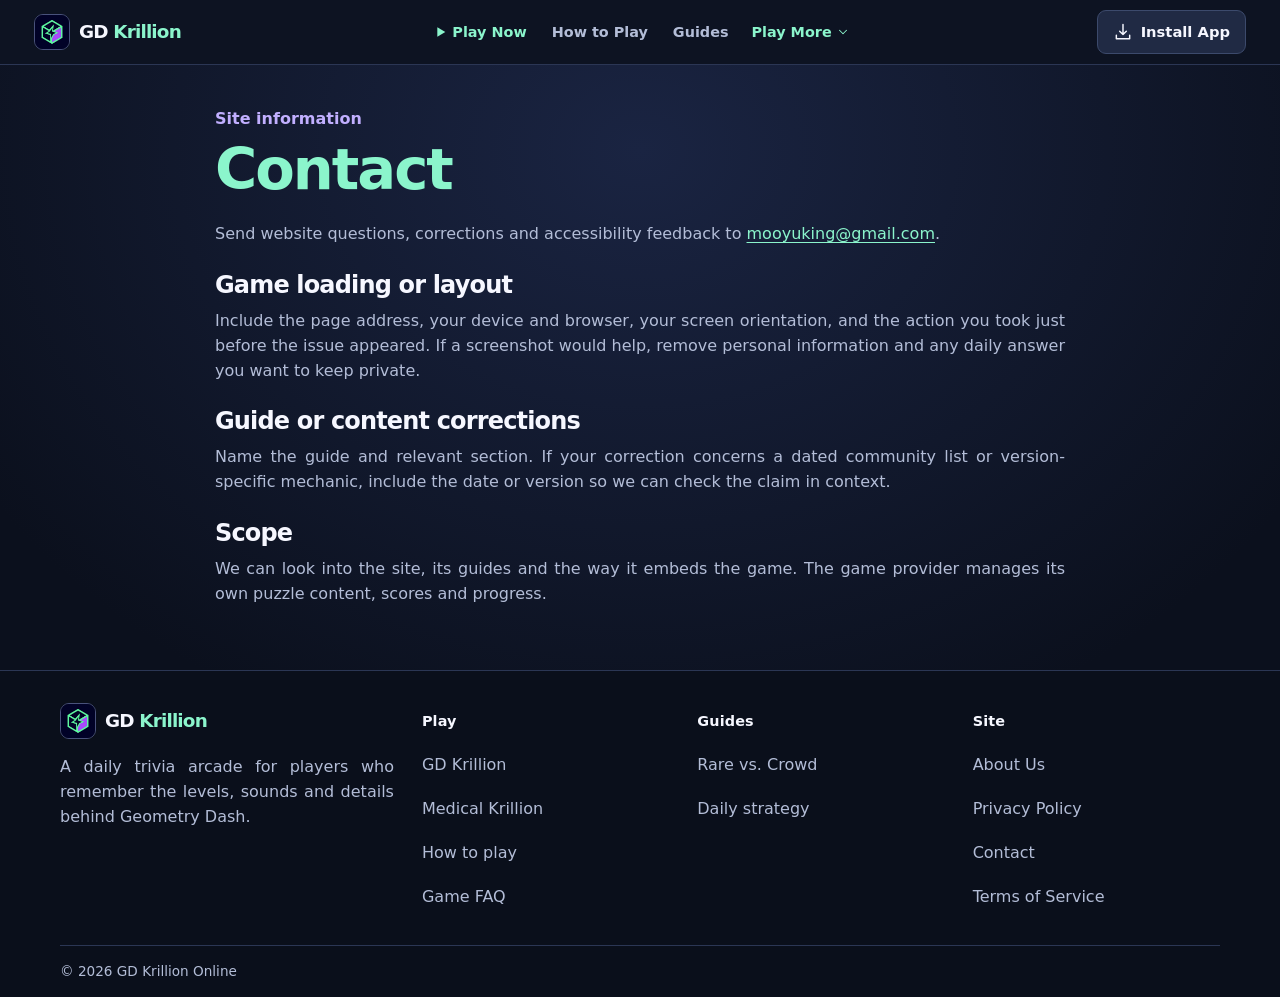
<file: contact/index.html>
<!doctype html>
<html lang="en">
<head>
  <meta charset="utf-8">
  <meta name="viewport" content="width=device-width, initial-scale=1">
  <meta name="theme-color" content="#0b101d">
  <title>Contact GD Krillion Online</title>
  <meta name="description" content="Contact GD Krillion Online to report a game loading problem, request a correction, or ask about the site and guides.">
  <link rel="canonical" href="https://gdkrillion.online/contact/">
  <meta property="og:type" content="website"><meta property="og:site_name" content="GD Krillion">
  <meta property="og:title" content="Contact GD Krillion Online"><meta property="og:description" content="Contact GD Krillion Online to report a game loading problem, request a correction, or ask about the site and guides.">
  <meta property="og:url" content="https://gdkrillion.online/contact/"><meta property="og:image" content="https://gdkrillion.online/images/gd-krillion-cover.webp">
  <meta name="twitter:card" content="summary_large_image"><meta name="twitter:title" content="Contact GD Krillion Online">
  <meta name="twitter:description" content="Contact GD Krillion Online to report a game loading problem, request a correction, or ask about the site and guides."><meta name="twitter:image" content="https://gdkrillion.online/images/gd-krillion-cover.webp">
  <link rel="stylesheet" href="/assets/site.css?v=b83ef47ced6d">
  <link rel="icon" type="image/png" sizes="48x48" href="/images/gd-krillion-favicon.png">
  <link rel="apple-touch-icon" href="/images/gd-krillion-app-192.png">
  <link rel="manifest" href="/site.webmanifest">
  <script defer data-domain="gdkrillion.online" data-api="https://data.1back.link/api/send" src="https://data.1back.link/js/app.js"></script>
  <script type="module" src="/assets/site.js?v=7d11100deab9"></script>
</head>
<body>
  <a class="skip" href="#main">Skip to content</a><header class="header">
    <div class="header-inner"><a href="/" class="brand"><img class="logo" src="/images/gd-krillion-logo.webp" width="36" height="36" alt=""><span>GD <strong>Krillion</strong></span></a>
      <nav aria-label="Main navigation">
        <a class="play-link" href="/#play"><svg viewBox="0 0 24 24" width="20" height="20" fill="none" stroke="currentColor" stroke-width="1.75" stroke-linecap="round" stroke-linejoin="round" aria-hidden="true"><path d="m8 5 12 7-12 7z" fill="currentColor" stroke="none"/></svg> Play Now</a>
        <a href="/#how-to-play">How to Play</a><a href="/#guides">Guides</a>
        <details class="play-more" id="play-more">
          <summary>Play More <svg viewBox="0 0 24 24" width="20" height="20" fill="none" stroke="currentColor" stroke-width="1.75" stroke-linecap="round" stroke-linejoin="round" aria-hidden="true"><path d="m6 9 6 6 6-6"/></svg></summary>
          <div class="play-more-links"><a href="/#play"><svg viewBox="0 0 24 24" width="20" height="20" fill="none" stroke="currentColor" stroke-width="1.75" stroke-linecap="round" stroke-linejoin="round" aria-hidden="true"><path d="m8 5 12 7-12 7z" fill="currentColor" stroke="none"/></svg> GD Krillion</a><a href="/medical-krillion/"><svg viewBox="0 0 24 24" width="20" height="20" fill="none" stroke="currentColor" stroke-width="1.75" stroke-linecap="round" stroke-linejoin="round" aria-hidden="true"><path d="m8 5 12 7-12 7z" fill="currentColor" stroke="none"/></svg> Medical Krillion</a></div>
        </details>
      </nav>
      <button class="install-button button" type="button" id="install-app"><svg viewBox="0 0 24 24" width="20" height="20" fill="none" stroke="currentColor" stroke-width="1.75" stroke-linecap="round" stroke-linejoin="round" aria-hidden="true"><path d="M12 3v12m-4-4 4 4 4-4M4 16v4h16v-4"/></svg> Install App</button>
    </div></header>
  <main id="main"><article class="wrap article prose">
  <div class="article-heading"><p class="kicker">Site information</p><h1>Contact</h1></div><p>Send website questions, corrections and accessibility feedback to <a href="mailto:mooyuking@gmail.com">mooyuking@gmail.com</a>.</p>
   <h2>Game loading or layout</h2><p>Include the page address, your device and browser, your screen orientation, and the action you took just before the issue appeared. If a screenshot would help, remove personal information and any daily answer you want to keep private.</p>
   <h2>Guide or content corrections</h2><p>Name the guide and relevant section. If your correction concerns a dated community list or version-specific mechanic, include the date or version so we can check the claim in context.</p>
   <h2>Scope</h2><p>We can look into the site, its guides and the way it embeds the game. The game provider manages its own puzzle content, scores and progress.</p>
</article></main>
  <footer class="footer"><div class="wrap footer-inner">
    <div class="footer-brand"><a href="/" class="brand"><img class="logo" src="/images/gd-krillion-logo.webp" width="36" height="36" alt=""><span>GD <strong>Krillion</strong></span></a><p>A daily trivia arcade for players who remember the levels, sounds and details behind Geometry Dash.</p></div>
    <nav aria-label="Game"><h2>Play</h2><a href="/#play">GD Krillion</a><a href="/medical-krillion/">Medical Krillion</a><a href="/#how-to-play">How to play</a><a href="/#faq">Game FAQ</a></nav>
    <nav aria-label="Guides"><h2>Guides</h2><a href="/guides/rare-vs-crowd/">Rare vs. Crowd</a><a href="/guides/daily-strategy/">Daily strategy</a></nav>
    <nav aria-label="Website information"><h2>Site</h2><a href="/about/">About Us</a><a href="/privacy-policy/">Privacy Policy</a><a href="/contact/">Contact</a><a href="/terms/">Terms of Service</a></nav>
    <div class="copyright">© 2026 GD Krillion Online</div>
  </div></footer>
  <dialog id="site-dialog" aria-labelledby="dialog-title">
    <form method="dialog"><button class="dialog-close" type="submit" aria-label="Close dialog" title="Close"><svg viewBox="0 0 24 24" width="20" height="20" fill="none" stroke="currentColor" stroke-width="1.75" stroke-linecap="round" stroke-linejoin="round" aria-hidden="true"><path d="m6 6 12 12M18 6 6 18"/></svg></button></form>
    <h2 id="dialog-title">Install GD Krillion</h2>
    <p id="install-help">Open your browser menu and choose Install or Add to Home Screen when available. You can also bookmark the site for your next daily set.</p>
    <button class="button primary" type="button" id="native-install" hidden><svg viewBox="0 0 24 24" width="20" height="20" fill="none" stroke="currentColor" stroke-width="1.75" stroke-linecap="round" stroke-linejoin="round" aria-hidden="true"><path d="M12 3v12m-4-4 4 4 4-4M4 16v4h16v-4"/></svg> Install now</button>
    <button class="button subtle" type="button" id="copy-link"><svg viewBox="0 0 24 24" width="20" height="20" fill="none" stroke="currentColor" stroke-width="1.75" stroke-linecap="round" stroke-linejoin="round" aria-hidden="true"><rect x="8" y="8" width="12" height="12" rx="2"/><path d="M16 8V6a2 2 0 0 0-2-2H6a2 2 0 0 0-2 2v8a2 2 0 0 0 2 2h2"/></svg> Copy site link</button>
    <label class="copy-fallback" id="copy-fallback" hidden>Site link <input type="url" readonly value="https://gdkrillion.online/"></label>
    <p class="dialog-status" id="dialog-status" role="status"></p>
  </dialog>
</body>
</html>
</file>
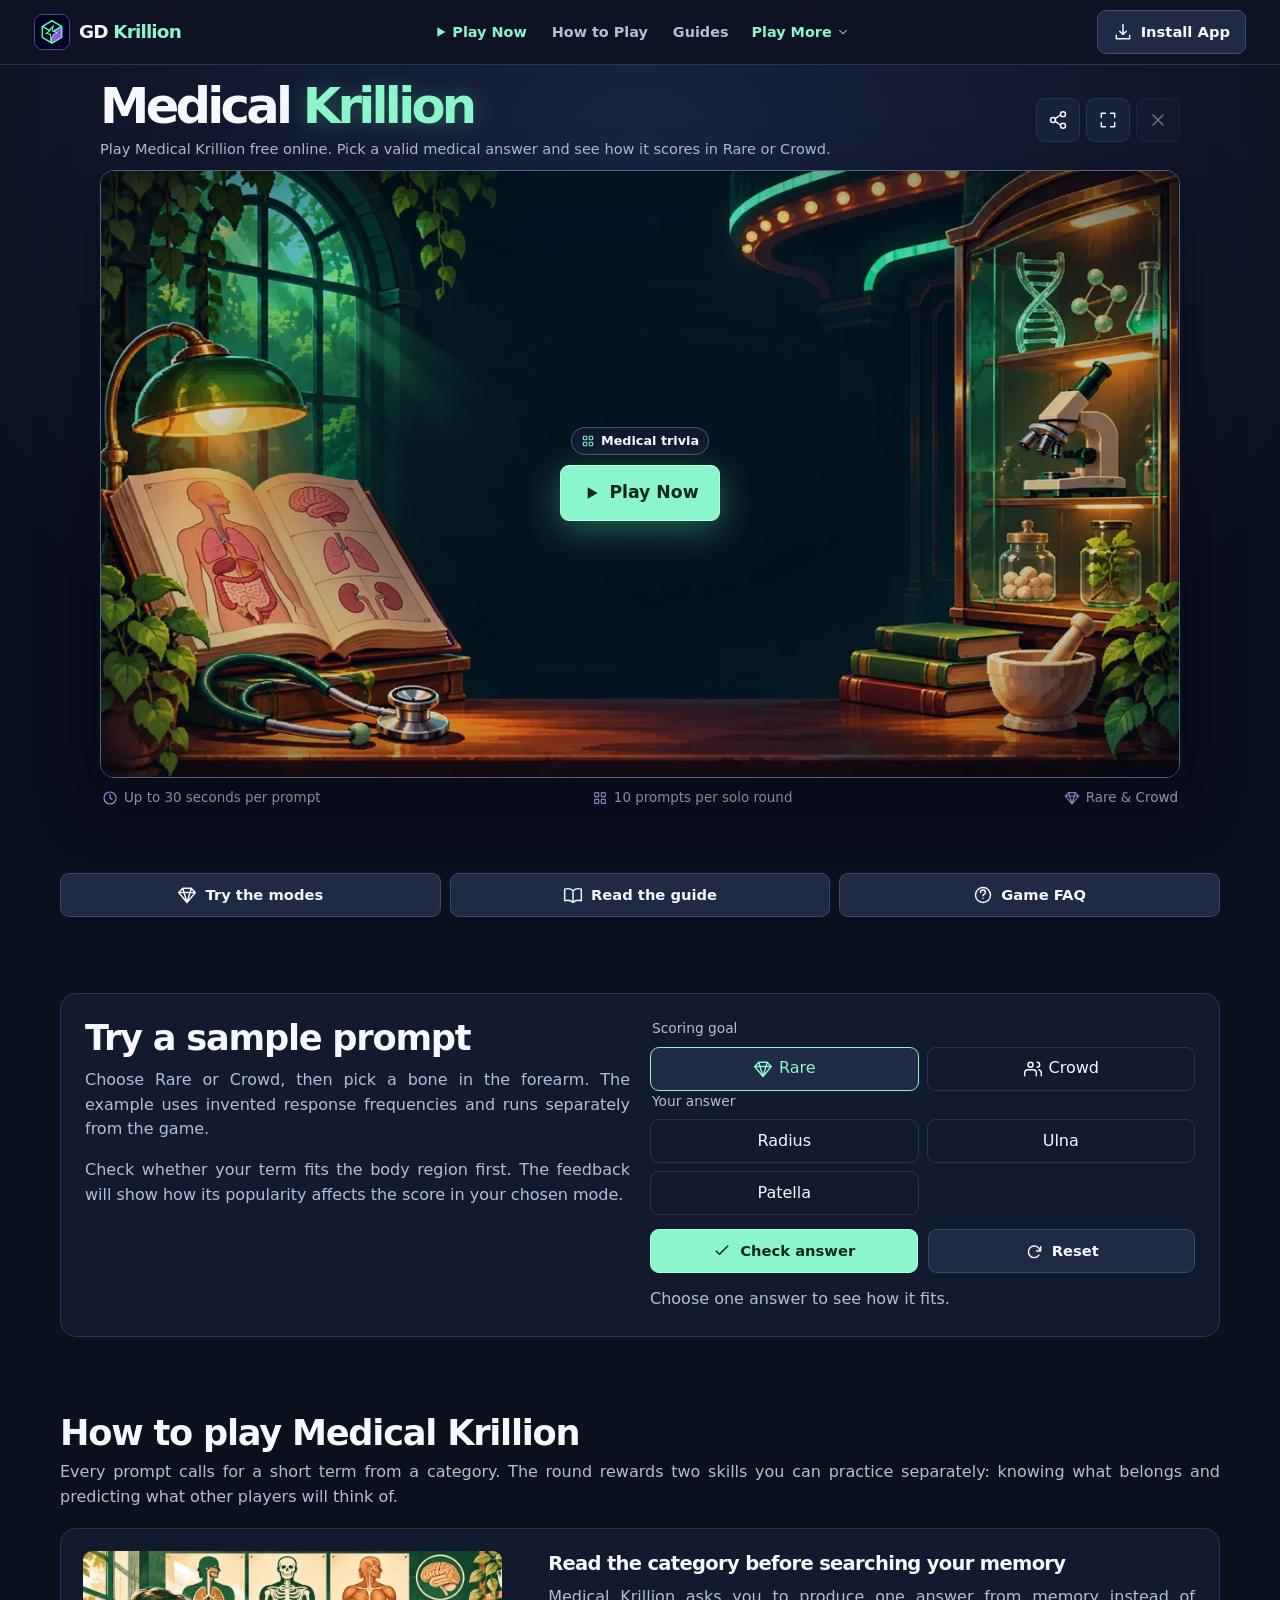
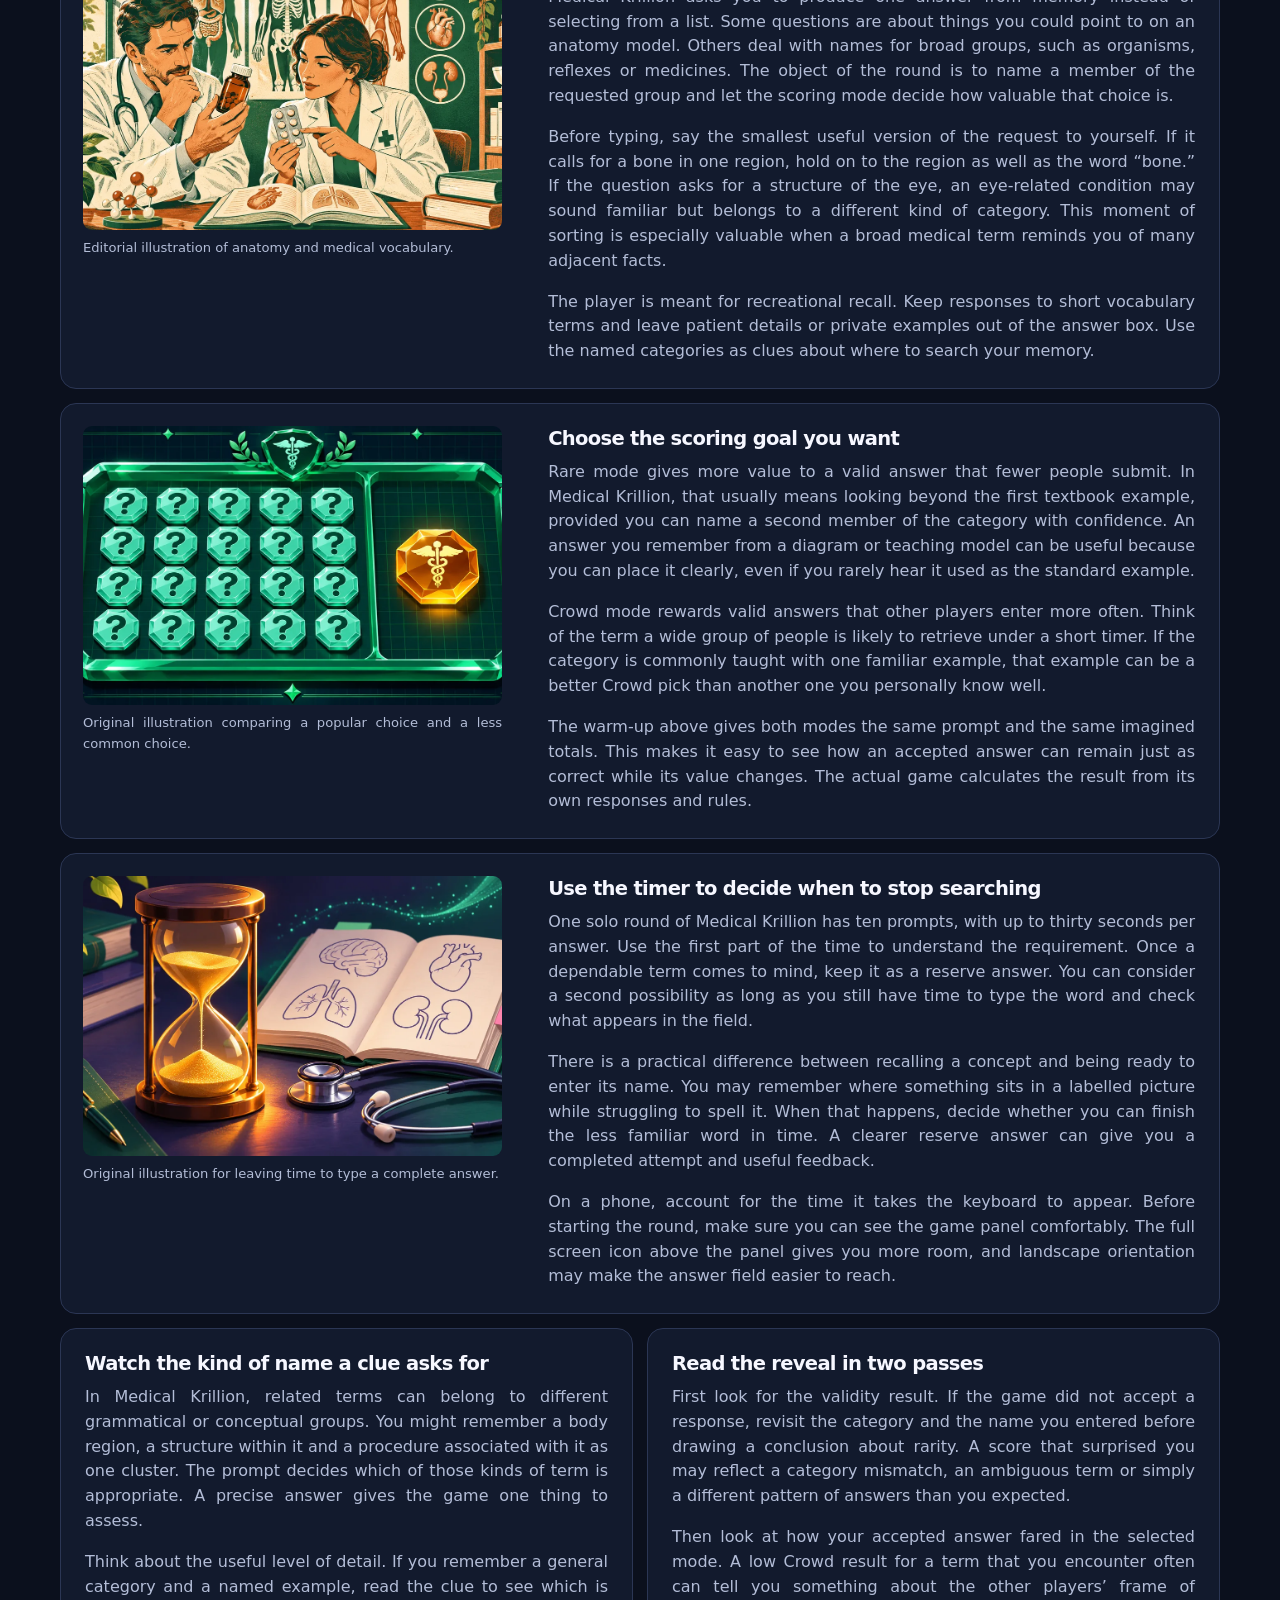
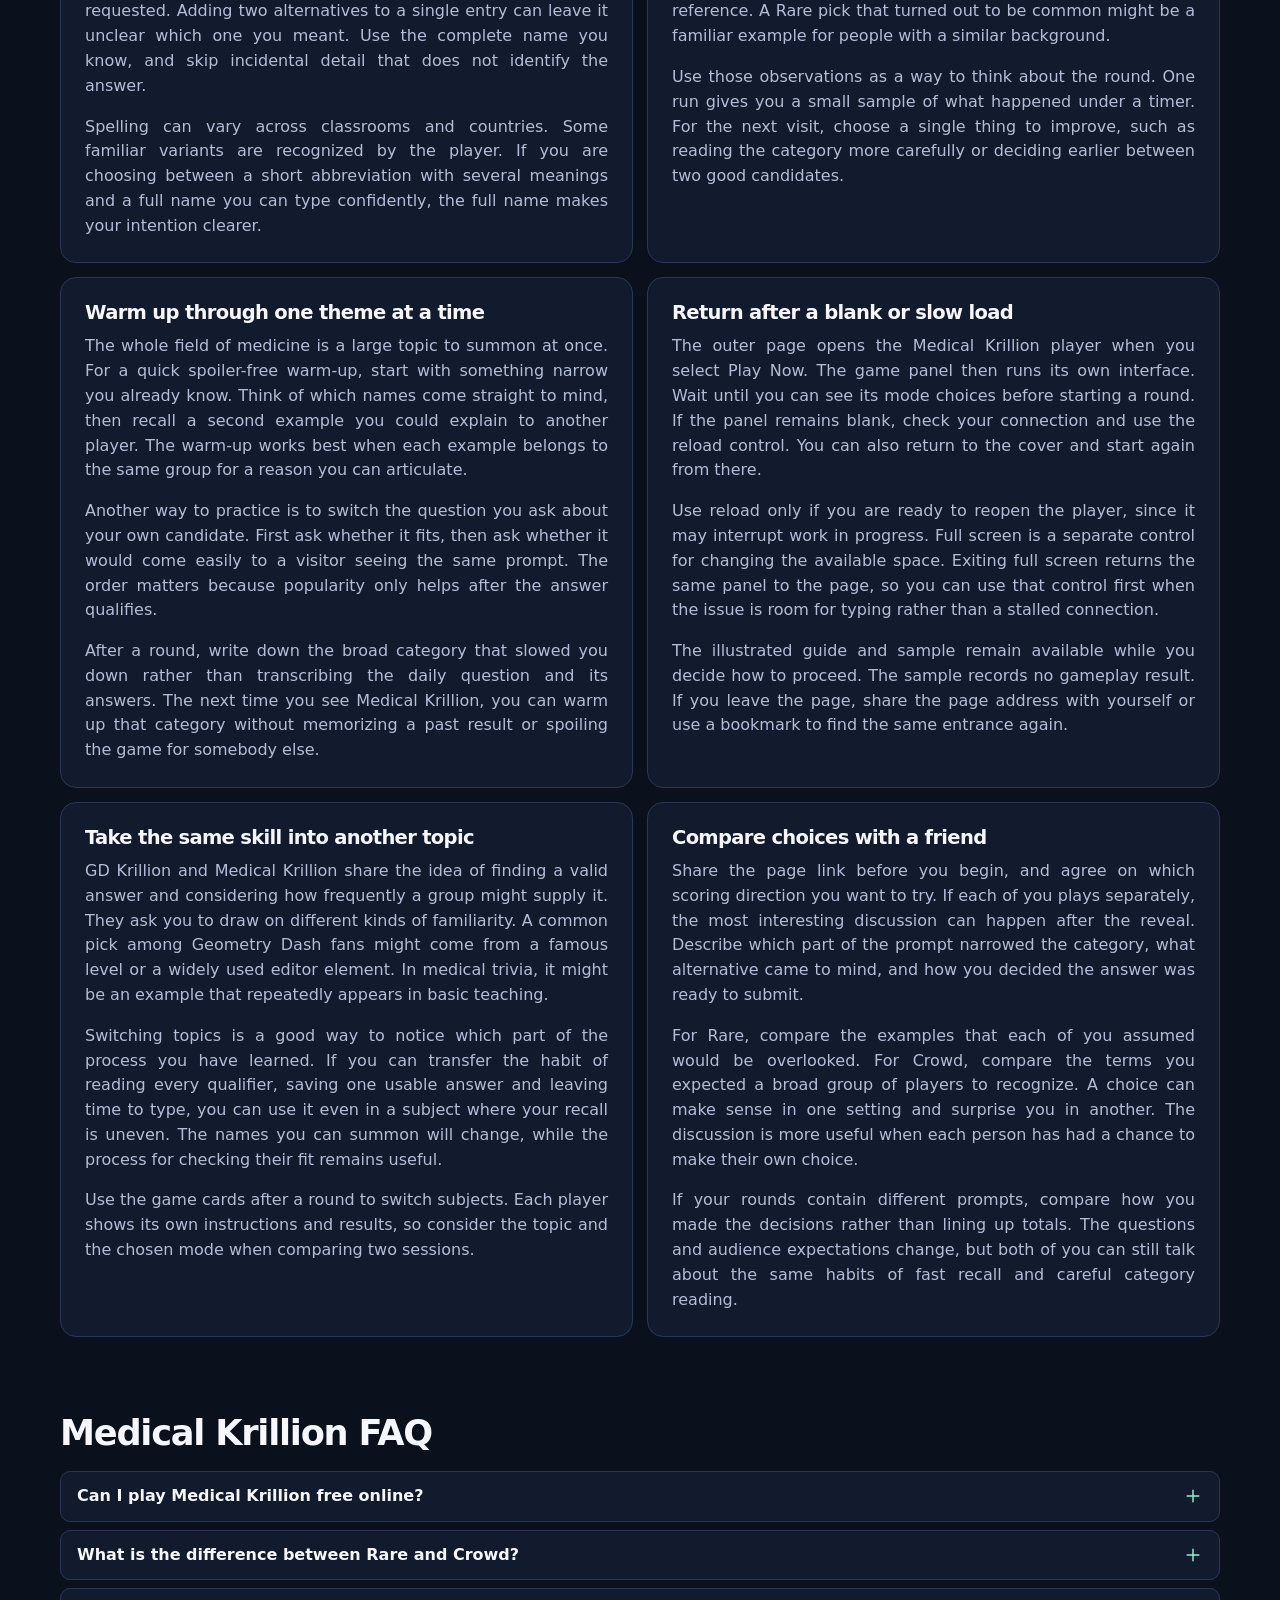
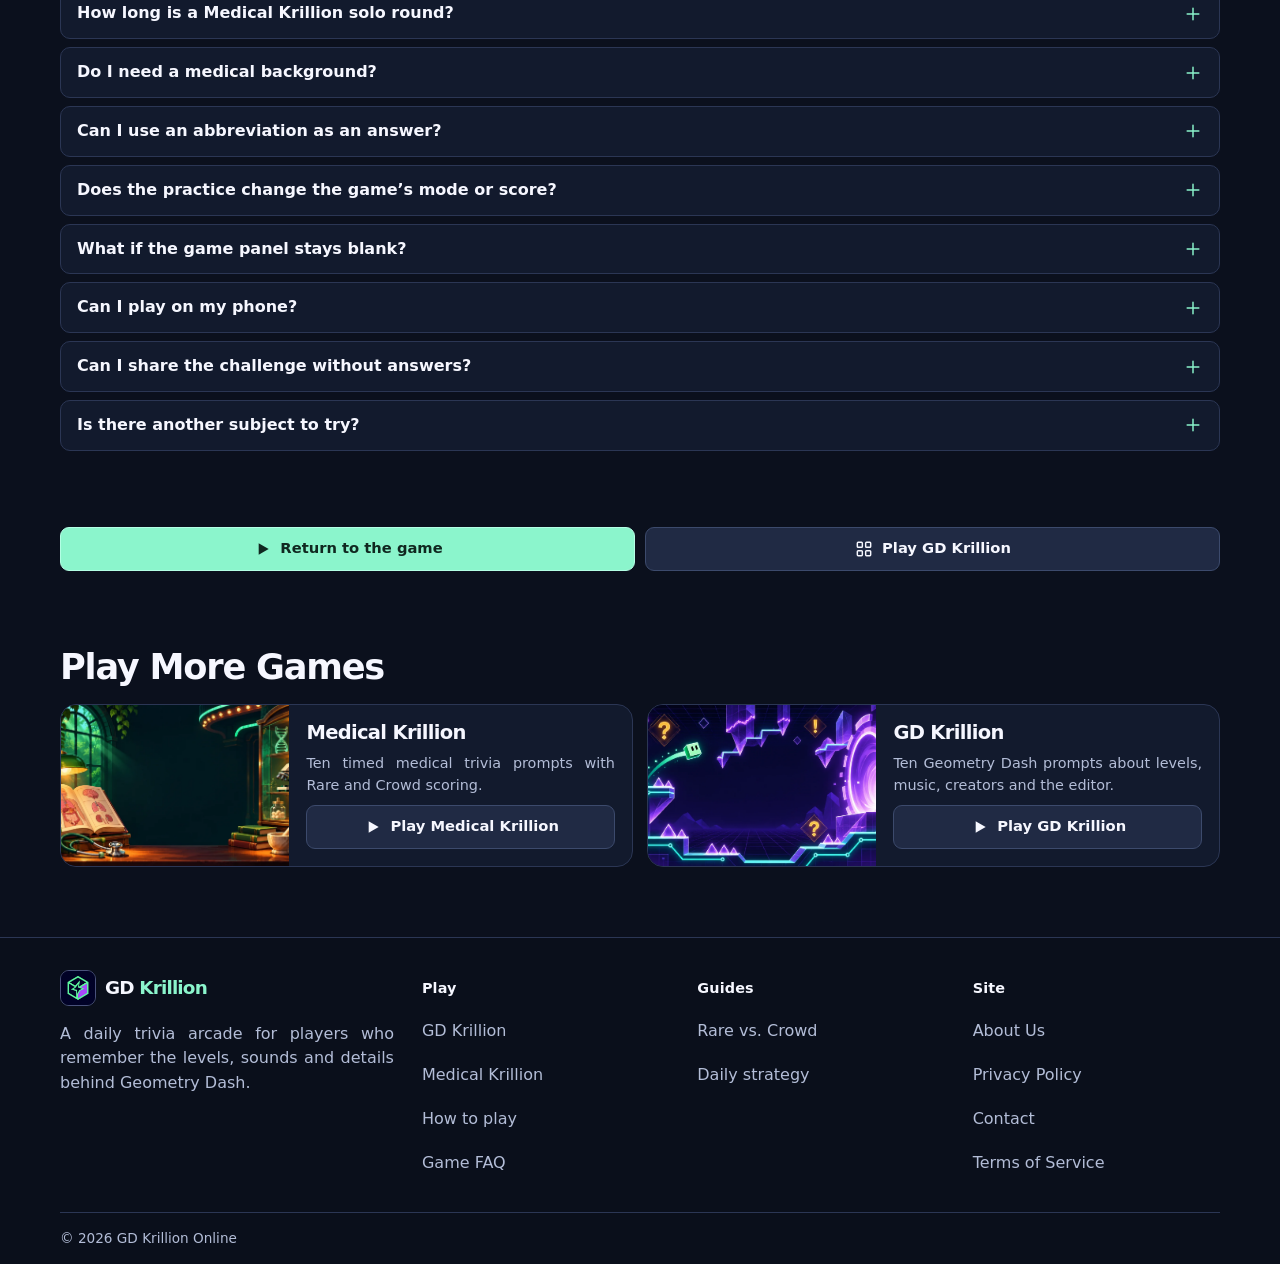
<file: medical-krillion/index.html>
<!doctype html>
<html lang="en">
<head>
  <meta charset="utf-8">
  <meta name="viewport" content="width=device-width, initial-scale=1">
  <meta name="theme-color" content="#0b101d">
  <title>Medical Krillion – Play Online for Free</title>
  <meta name="description" content="Play Medical Krillion free online. Answer timed medical trivia, choose Rare or Crowd scoring, and warm up with an interactive practice prompt.">
  <link rel="canonical" href="https://gdkrillion.online/medical-krillion/">
  <meta property="og:type" content="website"><meta property="og:site_name" content="GD Krillion">
  <meta property="og:title" content="Medical Krillion – Play Online for Free"><meta property="og:description" content="Play Medical Krillion free online. Answer timed medical trivia, choose Rare or Crowd scoring, and warm up with an interactive practice prompt.">
  <meta property="og:url" content="https://gdkrillion.online/medical-krillion/"><meta property="og:image" content="https://gdkrillion.online/images/medical-krillion-cover.webp">
  <meta name="twitter:card" content="summary_large_image"><meta name="twitter:title" content="Medical Krillion – Play Online for Free">
  <meta name="twitter:description" content="Play Medical Krillion free online. Answer timed medical trivia, choose Rare or Crowd scoring, and warm up with an interactive practice prompt."><meta name="twitter:image" content="https://gdkrillion.online/images/medical-krillion-cover.webp">
  <link rel="stylesheet" href="/assets/site.css?v=b83ef47ced6d">
  <link rel="icon" type="image/png" sizes="48x48" href="/images/gd-krillion-favicon.png">
  <link rel="apple-touch-icon" href="/images/gd-krillion-app-192.png">
  <link rel="manifest" href="/site.webmanifest">
  <script defer data-domain="gdkrillion.online" data-api="https://data.1back.link/api/send" src="https://data.1back.link/js/app.js"></script>
  <script type="module" src="/assets/site.js?v=7d11100deab9"></script>
</head>
<body>
  <a class="skip" href="#main">Skip to content</a><header class="header">
    <div class="header-inner"><a href="/" class="brand"><img class="logo" src="/images/gd-krillion-logo.webp" width="36" height="36" alt=""><span>GD <strong>Krillion</strong></span></a>
      <nav aria-label="Main navigation">
        <a class="play-link" href="#play"><svg viewBox="0 0 24 24" width="20" height="20" fill="none" stroke="currentColor" stroke-width="1.75" stroke-linecap="round" stroke-linejoin="round" aria-hidden="true"><path d="m8 5 12 7-12 7z" fill="currentColor" stroke="none"/></svg> Play Now</a>
        <a href="#medical-guide">How to Play</a><a href="/#guides">Guides</a>
        <details class="play-more" id="play-more">
          <summary>Play More <svg viewBox="0 0 24 24" width="20" height="20" fill="none" stroke="currentColor" stroke-width="1.75" stroke-linecap="round" stroke-linejoin="round" aria-hidden="true"><path d="m6 9 6 6 6-6"/></svg></summary>
          <div class="play-more-links"><a href="/#play"><svg viewBox="0 0 24 24" width="20" height="20" fill="none" stroke="currentColor" stroke-width="1.75" stroke-linecap="round" stroke-linejoin="round" aria-hidden="true"><path d="m8 5 12 7-12 7z" fill="currentColor" stroke="none"/></svg> GD Krillion</a><a href="/medical-krillion/"><svg viewBox="0 0 24 24" width="20" height="20" fill="none" stroke="currentColor" stroke-width="1.75" stroke-linecap="round" stroke-linejoin="round" aria-hidden="true"><path d="m8 5 12 7-12 7z" fill="currentColor" stroke="none"/></svg> Medical Krillion</a></div>
        </details>
      </nav>
      <button class="install-button button" type="button" id="install-app"><svg viewBox="0 0 24 24" width="20" height="20" fill="none" stroke="currentColor" stroke-width="1.75" stroke-linecap="round" stroke-linejoin="round" aria-hidden="true"><path d="M12 3v12m-4-4 4 4 4-4M4 16v4h16v-4"/></svg> Install App</button>
    </div></header>
  <main id="main">
<section class="game-shell" id="play" data-game="medical" aria-labelledby="game-title">
  <div class="game-heading">
    <div><h1 id="game-title">Medical <span>Krillion</span></h1><p>Play Medical Krillion free online. Pick a valid medical answer and see how it scores in Rare or Crowd.</p></div>
    <div class="tools" aria-label="Game controls">
      <button class="tool" type="button" data-game-action="share" aria-label="Share play link" title="Share play link"><svg viewBox="0 0 24 24" width="20" height="20" fill="none" stroke="currentColor" stroke-width="1.75" stroke-linecap="round" stroke-linejoin="round" aria-hidden="true"><circle cx="18" cy="5" r="3"/><circle cx="6" cy="12" r="3"/><circle cx="18" cy="19" r="3"/><path d="m9 10 6-4m-6 8 6 4"/></svg></button>
      <button class="tool" type="button" data-game-action="expand" aria-label="Full screen" title="Full screen" aria-pressed="false"><svg viewBox="0 0 24 24" width="20" height="20" fill="none" stroke="currentColor" stroke-width="1.75" stroke-linecap="round" stroke-linejoin="round" aria-hidden="true"><path d="M9 4H4v5m11-5h5v5m0 6v5h-5M4 15v5h5"/></svg></button>
      <button class="tool" type="button" data-game-action="close" aria-label="Return to cover" title="Return to cover" disabled><svg viewBox="0 0 24 24" width="20" height="20" fill="none" stroke="currentColor" stroke-width="1.75" stroke-linecap="round" stroke-linejoin="round" aria-hidden="true"><path d="m6 6 12 12M18 6 6 18"/></svg></button>
    </div>
  </div>
  <div class="stage" id="game-stage">
    <div class="cover" id="game-cover">
      <img class="cover-art" src="/images/medical-krillion-cover.webp" width="1200" height="675" alt="Illustrated anatomy book, microscope and stethoscope in a green-lit trivia arcade" fetchpriority="high">
      <div class="cover-center">
        <span class="cover-label"><svg viewBox="0 0 24 24" width="20" height="20" fill="none" stroke="currentColor" stroke-width="1.75" stroke-linecap="round" stroke-linejoin="round" aria-hidden="true"><rect x="4" y="4" width="6" height="6" rx="1"/><rect x="14" y="4" width="6" height="6" rx="1"/><rect x="4" y="14" width="6" height="6" rx="1"/><rect x="14" y="14" width="6" height="6" rx="1"/></svg> Medical trivia</span>
        <button type="button" class="button primary start" id="start-game"><svg viewBox="0 0 24 24" width="20" height="20" fill="none" stroke="currentColor" stroke-width="1.75" stroke-linecap="round" stroke-linejoin="round" aria-hidden="true"><path d="m8 5 12 7-12 7z" fill="currentColor" stroke="none"/></svg> Play Now</button>
        <noscript><p class="cover-note">Enable JavaScript to load the game.</p></noscript>
      </div>
    </div>
    <div id="embed-slot"></div>
  </div>
  <div class="game-meta">
    <span><svg viewBox="0 0 24 24" width="20" height="20" fill="none" stroke="currentColor" stroke-width="1.75" stroke-linecap="round" stroke-linejoin="round" aria-hidden="true"><circle cx="12" cy="12" r="9"/><path d="M12 7v5l3 2"/></svg> Up to 30 seconds per prompt</span>
    <span><svg viewBox="0 0 24 24" width="20" height="20" fill="none" stroke="currentColor" stroke-width="1.75" stroke-linecap="round" stroke-linejoin="round" aria-hidden="true"><rect x="4" y="4" width="6" height="6" rx="1"/><rect x="14" y="4" width="6" height="6" rx="1"/><rect x="4" y="14" width="6" height="6" rx="1"/><rect x="14" y="14" width="6" height="6" rx="1"/></svg> 10 prompts per solo round</span>
    <span><svg viewBox="0 0 24 24" width="20" height="20" fill="none" stroke="currentColor" stroke-width="1.75" stroke-linecap="round" stroke-linejoin="round" aria-hidden="true"><path d="M2 9 7 4h10l5 5-10 12L2 9Zm0 0h20M7 4l5 17 5-17"/></svg> Rare &amp; Crowd</span>
  </div>
  <div id="game-feedback" class="game-feedback">
    <p id="game-status" aria-live="polite"></p>
    <button type="button" class="button subtle" id="retry-game" hidden><svg viewBox="0 0 24 24" width="20" height="20" fill="none" stroke="currentColor" stroke-width="1.75" stroke-linecap="round" stroke-linejoin="round" aria-hidden="true"><path d="M20 7v5h-5m4-1a7 7 0 1 0-1 6"/></svg> Reload game</button>
  </div>
</section>
<div class="wrap content-sections">
  <nav class="medical-jumps" aria-label="Medical Krillion sections">
    <a class="button subtle" href="#medical-practice"><svg viewBox="0 0 24 24" width="20" height="20" fill="none" stroke="currentColor" stroke-width="1.75" stroke-linecap="round" stroke-linejoin="round" aria-hidden="true"><path d="M2 9 7 4h10l5 5-10 12L2 9Zm0 0h20M7 4l5 17 5-17"/></svg> Try the modes</a>
    <a class="button subtle" href="#medical-guide"><svg viewBox="0 0 24 24" width="20" height="20" fill="none" stroke="currentColor" stroke-width="1.75" stroke-linecap="round" stroke-linejoin="round" aria-hidden="true"><path d="M12 7C9 4 5 4 2 5v14c3-1 7-1 10 2 3-3 7-3 10-2V5c-3-1-7-1-10 2Zm0 0v14"/></svg> Read the guide</a>
    <a class="button subtle" href="#medical-faq"><svg viewBox="0 0 24 24" width="20" height="20" fill="none" stroke="currentColor" stroke-width="1.75" stroke-linecap="round" stroke-linejoin="round" aria-hidden="true"><circle cx="12" cy="12" r="9"/><path d="M9 9a3 3 0 0 1 6 0c0 2-3 2-3 4m0 3h.01"/></svg> Game FAQ</a>
  </nav>
  <section class="panel medical-drill" id="medical-practice" aria-labelledby="practice-title">
    <div><h2 id="practice-title">Try a sample prompt</h2>
      <p>Choose Rare or Crowd, then pick a bone in the forearm. The example uses invented response frequencies and runs separately from the game.</p>
      <p>Check whether your term fits the body region first. The feedback will show how its popularity affects the score in your chosen mode.</p>
    </div>
    <form id="medical-drill" hidden>
      <fieldset class="mode-picker"><legend>Scoring goal</legend>
        <label><input type="radio" name="goal" value="rare" checked><span><svg viewBox="0 0 24 24" width="20" height="20" fill="none" stroke="currentColor" stroke-width="1.75" stroke-linecap="round" stroke-linejoin="round" aria-hidden="true"><path d="M2 9 7 4h10l5 5-10 12L2 9Zm0 0h20M7 4l5 17 5-17"/></svg> Rare</span></label>
        <label><input type="radio" name="goal" value="crowd"><span><svg viewBox="0 0 24 24" width="20" height="20" fill="none" stroke="currentColor" stroke-width="1.75" stroke-linecap="round" stroke-linejoin="round" aria-hidden="true"><circle cx="9" cy="7" r="3"/><path d="M2 20v-3a4 4 0 0 1 4-4h6a4 4 0 0 1 4 4v3M17 4a3 3 0 0 1 0 6m5 10v-3a4 4 0 0 0-3-4"/></svg> Crowd</span></label>
      </fieldset>
      <fieldset class="mode-picker drill-answers"><legend>Your answer</legend>
        <label><input type="radio" name="answer" value="radius" required><span>Radius</span></label>
        <label><input type="radio" name="answer" value="ulna"><span>Ulna</span></label>
        <label><input type="radio" name="answer" value="patella"><span>Patella</span></label>
      </fieldset>
      <div class="article-actions"><button class="button primary" type="submit"><svg viewBox="0 0 24 24" width="20" height="20" fill="none" stroke="currentColor" stroke-width="1.75" stroke-linecap="round" stroke-linejoin="round" aria-hidden="true"><path d="m5 12 4 4L19 6"/></svg> Check answer</button>
        <button class="button subtle" type="reset"><svg viewBox="0 0 24 24" width="20" height="20" fill="none" stroke="currentColor" stroke-width="1.75" stroke-linecap="round" stroke-linejoin="round" aria-hidden="true"><path d="M20 7v5h-5m4-1a7 7 0 1 0-1 6"/></svg> Reset</button></div>
      <p id="medical-feedback" role="status" aria-atomic="true">Choose one answer to see how it fits.</p>
    </form>
    <noscript><p>Ulna leads in Rare and radius leads in Crowd for this example. Patella does not fit the category.</p></noscript>
  </section>
  <article class="medical-guide" id="medical-guide" aria-labelledby="medical-guide-title">
    <div class="section-heading"><h2 id="medical-guide-title">How to play Medical Krillion</h2>
      <p>Every prompt calls for a short term from a category. The round rewards two skills you can practice separately: knowing what belongs and predicting what other players will think of.</p></div>

    <section class="panel medical-feature">
      <figure class="art medical-art">
  <img src="/images/medical-krillion-vocabulary.webp" alt="Two clinicians studying an anatomy book beside unlabelled packages" width="1200" height="675" loading="lazy" decoding="async">
  <figcaption>Editorial illustration of anatomy and medical vocabulary.</figcaption>
</figure>
      <div class="medical-copy"><h3>Read the category before searching your memory</h3>
        <p>Medical Krillion asks you to produce one answer from memory instead of selecting from a list. Some questions are about things you could point to on an anatomy model. Others deal with names for broad groups, such as organisms, reflexes or medicines. The object of the round is to name a member of the requested group and let the scoring mode decide how valuable that choice is.</p>
        <p>Before typing, say the smallest useful version of the request to yourself. If it calls for a bone in one region, hold on to the region as well as the word “bone.” If the question asks for a structure of the eye, an eye-related condition may sound familiar but belongs to a different kind of category. This moment of sorting is especially valuable when a broad medical term reminds you of many adjacent facts.</p>
        <p>The player is meant for recreational recall. Keep responses to short vocabulary terms and leave patient details or private examples out of the answer box. Use the named categories as clues about where to search your memory.</p>
      </div>
    </section>

    <section class="panel medical-feature">
      <figure class="art medical-art">
  <img src="/images/medical-krillion-scoring.webp" alt="A group of pale teal tokens beside one distinct amber token on a lab tray" width="1200" height="675" loading="lazy" decoding="async">
  <figcaption>Original illustration comparing a popular choice and a less common choice.</figcaption>
</figure>
      <div class="medical-copy"><h3>Choose the scoring goal you want</h3>
        <p>Rare mode gives more value to a valid answer that fewer people submit. In Medical Krillion, that usually means looking beyond the first textbook example, provided you can name a second member of the category with confidence. An answer you remember from a diagram or teaching model can be useful because you can place it clearly, even if you rarely hear it used as the standard example.</p>
        <p>Crowd mode rewards valid answers that other players enter more often. Think of the term a wide group of people is likely to retrieve under a short timer. If the category is commonly taught with one familiar example, that example can be a better Crowd pick than another one you personally know well.</p>
        <p>The warm-up above gives both modes the same prompt and the same imagined totals. This makes it easy to see how an accepted answer can remain just as correct while its value changes. The actual game calculates the result from its own responses and rules.</p>
      </div>
    </section>

    <section class="panel medical-feature">
      <figure class="art medical-art">
  <img src="/images/medical-krillion-timing.webp" alt="An amber hourglass beside a study notebook and a stethoscope" width="1200" height="675" loading="lazy" decoding="async">
  <figcaption>Original illustration for leaving time to type a complete answer.</figcaption>
</figure>
      <div class="medical-copy"><h3>Use the timer to decide when to stop searching</h3>
        <p>One solo round of Medical Krillion has ten prompts, with up to thirty seconds per answer. Use the first part of the time to understand the requirement. Once a dependable term comes to mind, keep it as a reserve answer. You can consider a second possibility as long as you still have time to type the word and check what appears in the field.</p>
        <p>There is a practical difference between recalling a concept and being ready to enter its name. You may remember where something sits in a labelled picture while struggling to spell it. When that happens, decide whether you can finish the less familiar word in time. A clearer reserve answer can give you a completed attempt and useful feedback.</p>
        <p>On a phone, account for the time it takes the keyboard to appear. Before starting the round, make sure you can see the game panel comfortably. The full screen icon above the panel gives you more room, and landscape orientation may make the answer field easier to reach.</p>
      </div>
    </section>

    <div class="medical-article-grid">
      <section class="panel medical-copy"><h3>Watch the kind of name a clue asks for</h3>
        <p>In Medical Krillion, related terms can belong to different grammatical or conceptual groups. You might remember a body region, a structure within it and a procedure associated with it as one cluster. The prompt decides which of those kinds of term is appropriate. A precise answer gives the game one thing to assess.</p>
        <p>Think about the useful level of detail. If you remember a general category and a named example, read the clue to see which is requested. Adding two alternatives to a single entry can leave it unclear which one you meant. Use the complete name you know, and skip incidental detail that does not identify the answer.</p>
        <p>Spelling can vary across classrooms and countries. Some familiar variants are recognized by the player. If you are choosing between a short abbreviation with several meanings and a full name you can type confidently, the full name makes your intention clearer.</p>
      </section>
      <section class="panel medical-copy"><h3>Read the reveal in two passes</h3>
        <p>First look for the validity result. If the game did not accept a response, revisit the category and the name you entered before drawing a conclusion about rarity. A score that surprised you may reflect a category mismatch, an ambiguous term or simply a different pattern of answers than you expected.</p>
        <p>Then look at how your accepted answer fared in the selected mode. A low Crowd result for a term that you encounter often can tell you something about the other players’ frame of reference. A Rare pick that turned out to be common might be a familiar example for people with a similar background.</p>
        <p>Use those observations as a way to think about the round. One run gives you a small sample of what happened under a timer. For the next visit, choose a single thing to improve, such as reading the category more carefully or deciding earlier between two good candidates.</p>
      </section>
      <section class="panel medical-copy"><h3>Warm up through one theme at a time</h3>
        <p>The whole field of medicine is a large topic to summon at once. For a quick spoiler-free warm-up, start with something narrow you already know. Think of which names come straight to mind, then recall a second example you could explain to another player. The warm-up works best when each example belongs to the same group for a reason you can articulate.</p>
        <p>Another way to practice is to switch the question you ask about your own candidate. First ask whether it fits, then ask whether it would come easily to a visitor seeing the same prompt. The order matters because popularity only helps after the answer qualifies.</p>
        <p>After a round, write down the broad category that slowed you down rather than transcribing the daily question and its answers. The next time you see Medical Krillion, you can warm up that category without memorizing a past result or spoiling the game for somebody else.</p>
      </section>
      <section class="panel medical-copy"><h3>Return after a blank or slow load</h3>
        <p>The outer page opens the Medical Krillion player when you select Play Now. The game panel then runs its own interface. Wait until you can see its mode choices before starting a round. If the panel remains blank, check your connection and use the reload control. You can also return to the cover and start again from there.</p>
        <p>Use reload only if you are ready to reopen the player, since it may interrupt work in progress. Full screen is a separate control for changing the available space. Exiting full screen returns the same panel to the page, so you can use that control first when the issue is room for typing rather than a stalled connection.</p>
        <p>The illustrated guide and sample remain available while you decide how to proceed. The sample records no gameplay result. If you leave the page, share the page address with yourself or use a bookmark to find the same entrance again.</p>
      </section>
      <section class="panel medical-copy"><h3>Take the same skill into another topic</h3>
        <p>GD Krillion and Medical Krillion share the idea of finding a valid answer and considering how frequently a group might supply it. They ask you to draw on different kinds of familiarity. A common pick among Geometry Dash fans might come from a famous level or a widely used editor element. In medical trivia, it might be an example that repeatedly appears in basic teaching.</p>
        <p>Switching topics is a good way to notice which part of the process you have learned. If you can transfer the habit of reading every qualifier, saving one usable answer and leaving time to type, you can use it even in a subject where your recall is uneven. The names you can summon will change, while the process for checking their fit remains useful.</p>
        <p>Use the game cards after a round to switch subjects. Each player shows its own instructions and results, so consider the topic and the chosen mode when comparing two sessions.</p>
      </section>
      <section class="panel medical-copy"><h3>Compare choices with a friend</h3>
        <p>Share the page link before you begin, and agree on which scoring direction you want to try. If each of you plays separately, the most interesting discussion can happen after the reveal. Describe which part of the prompt narrowed the category, what alternative came to mind, and how you decided the answer was ready to submit.</p>
        <p>For Rare, compare the examples that each of you assumed would be overlooked. For Crowd, compare the terms you expected a broad group of players to recognize. A choice can make sense in one setting and surprise you in another. The discussion is more useful when each person has had a chance to make their own choice.</p>
        <p>If your rounds contain different prompts, compare how you made the decisions rather than lining up totals. The questions and audience expectations change, but both of you can still talk about the same habits of fast recall and careful category reading.</p>
      </section>
    </div>
  </article>

  <section id="medical-faq" aria-labelledby="medical-faq-title">
    <div class="section-heading"><h2 id="medical-faq-title">Medical Krillion FAQ</h2></div>
    <div class="faq-list"><details><summary>Can I play Medical Krillion free online?<svg viewBox="0 0 24 24" width="20" height="20" fill="none" stroke="currentColor" stroke-width="1.75" stroke-linecap="round" stroke-linejoin="round" aria-hidden="true"><path d="M12 5v14M5 12h14"/></svg></summary><p>Yes. Select Play Now and choose solo play inside the game panel. You need an internet connection to load and play the embedded game.</p></details><details><summary>What is the difference between Rare and Crowd?<svg viewBox="0 0 24 24" width="20" height="20" fill="none" stroke="currentColor" stroke-width="1.75" stroke-linecap="round" stroke-linejoin="round" aria-hidden="true"><path d="M12 5v14M5 12h14"/></svg></summary><p>Rare rewards less common correct answers. Crowd rewards answers that more players give. Either way the response must satisfy the prompt.</p></details><details><summary>How long is a Medical Krillion solo round?<svg viewBox="0 0 24 24" width="20" height="20" fill="none" stroke="currentColor" stroke-width="1.75" stroke-linecap="round" stroke-linejoin="round" aria-hidden="true"><path d="M12 5v14M5 12h14"/></svg></summary><p>The embedded solo game presents ten prompts and gives you up to thirty seconds per prompt. Follow the round counter and timer shown in the game.</p></details><details><summary>Do I need a medical background?<svg viewBox="0 0 24 24" width="20" height="20" fill="none" stroke="currentColor" stroke-width="1.75" stroke-linecap="round" stroke-linejoin="round" aria-hidden="true"><path d="M12 5v14M5 12h14"/></svg></summary><p>Familiarity with medical terms helps. Start with categories you recognize and use this page’s sample to learn the scoring before opening the player.</p></details><details><summary>Can I use an abbreviation as an answer?<svg viewBox="0 0 24 24" width="20" height="20" fill="none" stroke="currentColor" stroke-width="1.75" stroke-linecap="round" stroke-linejoin="round" aria-hidden="true"><path d="M12 5v14M5 12h14"/></svg></summary><p>The game can recognize some abbreviations and spelling variants. If you know the full established term and have time to type it, use that to reduce ambiguity.</p></details><details><summary>Does the practice change the game’s mode or score?<svg viewBox="0 0 24 24" width="20" height="20" fill="none" stroke="currentColor" stroke-width="1.75" stroke-linecap="round" stroke-linejoin="round" aria-hidden="true"><path d="M12 5v14M5 12h14"/></svg></summary><p>The exercise runs on this page with invented response totals. Choose the official mode inside the game panel to start a scored round.</p></details><details><summary>What if the game panel stays blank?<svg viewBox="0 0 24 24" width="20" height="20" fill="none" stroke="currentColor" stroke-width="1.75" stroke-linecap="round" stroke-linejoin="round" aria-hidden="true"><path d="M12 5v14M5 12h14"/></svg></summary><p>Check that you are online, then select Reload game or return to the cover and start again. Reloading may interrupt a round, so use it when the player is unresponsive.</p></details><details><summary>Can I play on my phone?<svg viewBox="0 0 24 24" width="20" height="20" fill="none" stroke="currentColor" stroke-width="1.75" stroke-linecap="round" stroke-linejoin="round" aria-hidden="true"><path d="M12 5v14M5 12h14"/></svg></summary><p>You can open the game from this page on a phone. If the keyboard covers part of the panel, try landscape orientation or the full screen control above the player.</p></details><details><summary>Can I share the challenge without answers?<svg viewBox="0 0 24 24" width="20" height="20" fill="none" stroke="currentColor" stroke-width="1.75" stroke-linecap="round" stroke-linejoin="round" aria-hidden="true"><path d="M12 5v14M5 12h14"/></svg></summary><p>The share icon copies or shares a link to this page. Your choices, scores and actual puzzle answers are not included in that link.</p></details><details><summary>Is there another subject to try?<svg viewBox="0 0 24 24" width="20" height="20" fill="none" stroke="currentColor" stroke-width="1.75" stroke-linecap="round" stroke-linejoin="round" aria-hidden="true"><path d="M12 5v14M5 12h14"/></svg></summary><p>Use Play More or the game cards to open GD Krillion for a Geometry Dash round. Its questions and results are separate from the medical game.</p></details></div>
  </section>

  <div class="article-actions medical-jumps">
    <a class="button primary" href="#play"><svg viewBox="0 0 24 24" width="20" height="20" fill="none" stroke="currentColor" stroke-width="1.75" stroke-linecap="round" stroke-linejoin="round" aria-hidden="true"><path d="m8 5 12 7-12 7z" fill="currentColor" stroke="none"/></svg> Return to the game</a>
    <a class="button subtle" href="/#play"><svg viewBox="0 0 24 24" width="20" height="20" fill="none" stroke="currentColor" stroke-width="1.75" stroke-linecap="round" stroke-linejoin="round" aria-hidden="true"><rect x="4" y="4" width="6" height="6" rx="1"/><rect x="14" y="4" width="6" height="6" rx="1"/><rect x="4" y="14" width="6" height="6" rx="1"/><rect x="14" y="14" width="6" height="6" rx="1"/></svg> Play GD Krillion</a>
  </div>
  <section id="games" class="game-library" aria-labelledby="games-title">
    <div class="section-heading"><h2 id="games-title">Play More Games</h2></div>
    <div class="game-card-grid"><article class="panel game-card">
      <img src="/images/medical-krillion-cover.webp" width="1200" height="675" alt="Illustrated anatomy book, microscope and stethoscope in a green-lit trivia arcade" loading="lazy" decoding="async">
      <div class="game-card-copy"><h3>Medical Krillion</h3><p>Ten timed medical trivia prompts with Rare and Crowd scoring.</p>
      <a class="button subtle" href="/medical-krillion/"><svg viewBox="0 0 24 24" width="20" height="20" fill="none" stroke="currentColor" stroke-width="1.75" stroke-linecap="round" stroke-linejoin="round" aria-hidden="true"><path d="m8 5 12 7-12 7z" fill="currentColor" stroke="none"/></svg> Play Medical Krillion</a></div>
    </article><article class="panel game-card">
      <img src="/images/gd-krillion-cover.webp" width="1440" height="810" alt="Original trivia arcade cover with a mint cube, glowing question marks and a violet portal" loading="lazy" decoding="async">
      <div class="game-card-copy"><h3>GD Krillion</h3><p>Ten Geometry Dash prompts about levels, music, creators and the editor.</p>
      <a class="button subtle" href="/#play"><svg viewBox="0 0 24 24" width="20" height="20" fill="none" stroke="currentColor" stroke-width="1.75" stroke-linecap="round" stroke-linejoin="round" aria-hidden="true"><path d="m8 5 12 7-12 7z" fill="currentColor" stroke="none"/></svg> Play GD Krillion</a></div>
    </article></div>
  </section>
</div></main>
  <footer class="footer"><div class="wrap footer-inner">
    <div class="footer-brand"><a href="/" class="brand"><img class="logo" src="/images/gd-krillion-logo.webp" width="36" height="36" alt=""><span>GD <strong>Krillion</strong></span></a><p>A daily trivia arcade for players who remember the levels, sounds and details behind Geometry Dash.</p></div>
    <nav aria-label="Game"><h2>Play</h2><a href="/#play">GD Krillion</a><a href="/medical-krillion/">Medical Krillion</a><a href="/#how-to-play">How to play</a><a href="/#faq">Game FAQ</a></nav>
    <nav aria-label="Guides"><h2>Guides</h2><a href="/guides/rare-vs-crowd/">Rare vs. Crowd</a><a href="/guides/daily-strategy/">Daily strategy</a></nav>
    <nav aria-label="Website information"><h2>Site</h2><a href="/about/">About Us</a><a href="/privacy-policy/">Privacy Policy</a><a href="/contact/">Contact</a><a href="/terms/">Terms of Service</a></nav>
    <div class="copyright">© 2026 GD Krillion Online</div>
  </div></footer>
  <dialog id="site-dialog" aria-labelledby="dialog-title">
    <form method="dialog"><button class="dialog-close" type="submit" aria-label="Close dialog" title="Close"><svg viewBox="0 0 24 24" width="20" height="20" fill="none" stroke="currentColor" stroke-width="1.75" stroke-linecap="round" stroke-linejoin="round" aria-hidden="true"><path d="m6 6 12 12M18 6 6 18"/></svg></button></form>
    <h2 id="dialog-title">Install GD Krillion</h2>
    <p id="install-help">Open your browser menu and choose Install or Add to Home Screen when available. You can also bookmark the site for your next daily set.</p>
    <button class="button primary" type="button" id="native-install" hidden><svg viewBox="0 0 24 24" width="20" height="20" fill="none" stroke="currentColor" stroke-width="1.75" stroke-linecap="round" stroke-linejoin="round" aria-hidden="true"><path d="M12 3v12m-4-4 4 4 4-4M4 16v4h16v-4"/></svg> Install now</button>
    <button class="button subtle" type="button" id="copy-link"><svg viewBox="0 0 24 24" width="20" height="20" fill="none" stroke="currentColor" stroke-width="1.75" stroke-linecap="round" stroke-linejoin="round" aria-hidden="true"><rect x="8" y="8" width="12" height="12" rx="2"/><path d="M16 8V6a2 2 0 0 0-2-2H6a2 2 0 0 0-2 2v8a2 2 0 0 0 2 2h2"/></svg> Copy site link</button>
    <label class="copy-fallback" id="copy-fallback" hidden>Site link <input type="url" readonly value="https://gdkrillion.online/"></label>
    <p class="dialog-status" id="dialog-status" role="status"></p>
  </dialog>
</body>
</html>
</file>
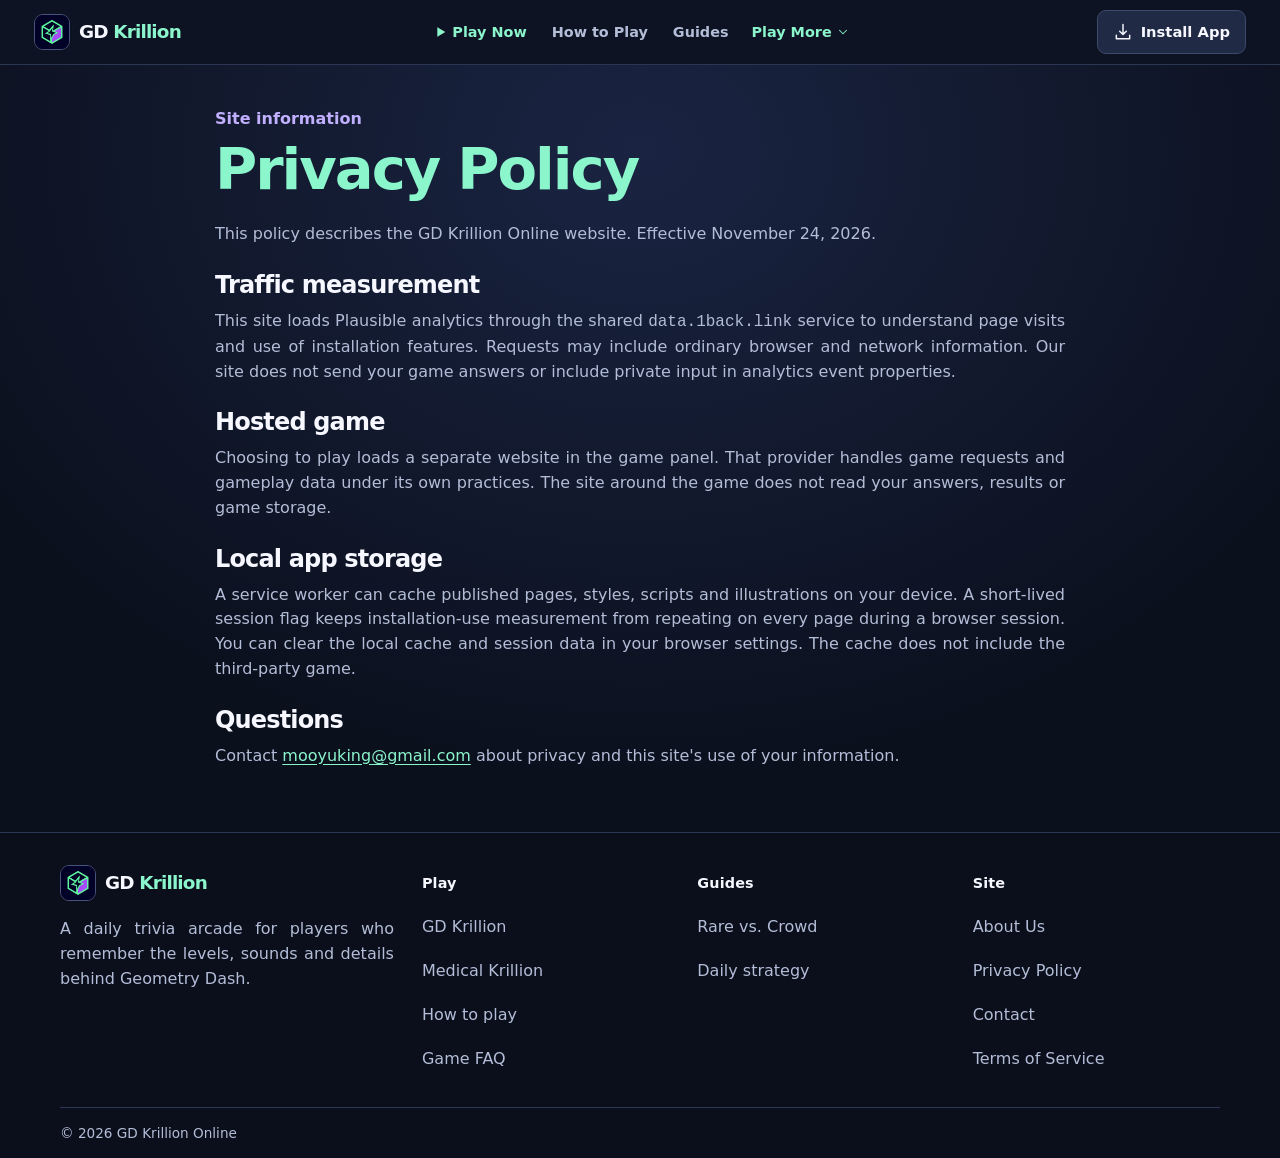
<file: privacy-policy/index.html>
<!doctype html>
<html lang="en">
<head>
  <meta charset="utf-8">
  <meta name="viewport" content="width=device-width, initial-scale=1">
  <meta name="theme-color" content="#0b101d">
  <title>Privacy Policy – GD Krillion Online</title>
  <meta name="description" content="Read how GD Krillion Online uses Plausible analytics, handles app caching, and loads the separate game when you choose to play.">
  <link rel="canonical" href="https://gdkrillion.online/privacy-policy/">
  <meta property="og:type" content="website"><meta property="og:site_name" content="GD Krillion">
  <meta property="og:title" content="Privacy Policy – GD Krillion Online"><meta property="og:description" content="Read how GD Krillion Online uses Plausible analytics, handles app caching, and loads the separate game when you choose to play.">
  <meta property="og:url" content="https://gdkrillion.online/privacy-policy/"><meta property="og:image" content="https://gdkrillion.online/images/gd-krillion-cover.webp">
  <meta name="twitter:card" content="summary_large_image"><meta name="twitter:title" content="Privacy Policy – GD Krillion Online">
  <meta name="twitter:description" content="Read how GD Krillion Online uses Plausible analytics, handles app caching, and loads the separate game when you choose to play."><meta name="twitter:image" content="https://gdkrillion.online/images/gd-krillion-cover.webp">
  <link rel="stylesheet" href="/assets/site.css?v=b83ef47ced6d">
  <link rel="icon" type="image/png" sizes="48x48" href="/images/gd-krillion-favicon.png">
  <link rel="apple-touch-icon" href="/images/gd-krillion-app-192.png">
  <link rel="manifest" href="/site.webmanifest">
  <script defer data-domain="gdkrillion.online" data-api="https://data.1back.link/api/send" src="https://data.1back.link/js/app.js"></script>
  <script type="module" src="/assets/site.js?v=7d11100deab9"></script>
</head>
<body>
  <a class="skip" href="#main">Skip to content</a><header class="header">
    <div class="header-inner"><a href="/" class="brand"><img class="logo" src="/images/gd-krillion-logo.webp" width="36" height="36" alt=""><span>GD <strong>Krillion</strong></span></a>
      <nav aria-label="Main navigation">
        <a class="play-link" href="/#play"><svg viewBox="0 0 24 24" width="20" height="20" fill="none" stroke="currentColor" stroke-width="1.75" stroke-linecap="round" stroke-linejoin="round" aria-hidden="true"><path d="m8 5 12 7-12 7z" fill="currentColor" stroke="none"/></svg> Play Now</a>
        <a href="/#how-to-play">How to Play</a><a href="/#guides">Guides</a>
        <details class="play-more" id="play-more">
          <summary>Play More <svg viewBox="0 0 24 24" width="20" height="20" fill="none" stroke="currentColor" stroke-width="1.75" stroke-linecap="round" stroke-linejoin="round" aria-hidden="true"><path d="m6 9 6 6 6-6"/></svg></summary>
          <div class="play-more-links"><a href="/#play"><svg viewBox="0 0 24 24" width="20" height="20" fill="none" stroke="currentColor" stroke-width="1.75" stroke-linecap="round" stroke-linejoin="round" aria-hidden="true"><path d="m8 5 12 7-12 7z" fill="currentColor" stroke="none"/></svg> GD Krillion</a><a href="/medical-krillion/"><svg viewBox="0 0 24 24" width="20" height="20" fill="none" stroke="currentColor" stroke-width="1.75" stroke-linecap="round" stroke-linejoin="round" aria-hidden="true"><path d="m8 5 12 7-12 7z" fill="currentColor" stroke="none"/></svg> Medical Krillion</a></div>
        </details>
      </nav>
      <button class="install-button button" type="button" id="install-app"><svg viewBox="0 0 24 24" width="20" height="20" fill="none" stroke="currentColor" stroke-width="1.75" stroke-linecap="round" stroke-linejoin="round" aria-hidden="true"><path d="M12 3v12m-4-4 4 4 4-4M4 16v4h16v-4"/></svg> Install App</button>
    </div></header>
  <main id="main"><article class="wrap article prose">
  <div class="article-heading"><p class="kicker">Site information</p><h1>Privacy Policy</h1></div><p>This policy describes the GD Krillion Online website. Effective November 24, 2026.</p>
   <h2>Traffic measurement</h2><p>This site loads Plausible analytics through the shared <code>data.1back.link</code> service to understand page visits and use of installation features. Requests may include ordinary browser and network information. Our site does not send your game answers or include private input in analytics event properties.</p>
   <h2>Hosted game</h2><p>Choosing to play loads a separate website in the game panel. That provider handles game requests and gameplay data under its own practices. The site around the game does not read your answers, results or game storage.</p>
   <h2>Local app storage</h2><p>A service worker can cache published pages, styles, scripts and illustrations on your device. A short-lived session flag keeps installation-use measurement from repeating on every page during a browser session. You can clear the local cache and session data in your browser settings. The cache does not include the third-party game.</p>
   <h2>Questions</h2><p>Contact <a href="mailto:mooyuking@gmail.com">mooyuking@gmail.com</a> about privacy and this site's use of your information.</p>
</article></main>
  <footer class="footer"><div class="wrap footer-inner">
    <div class="footer-brand"><a href="/" class="brand"><img class="logo" src="/images/gd-krillion-logo.webp" width="36" height="36" alt=""><span>GD <strong>Krillion</strong></span></a><p>A daily trivia arcade for players who remember the levels, sounds and details behind Geometry Dash.</p></div>
    <nav aria-label="Game"><h2>Play</h2><a href="/#play">GD Krillion</a><a href="/medical-krillion/">Medical Krillion</a><a href="/#how-to-play">How to play</a><a href="/#faq">Game FAQ</a></nav>
    <nav aria-label="Guides"><h2>Guides</h2><a href="/guides/rare-vs-crowd/">Rare vs. Crowd</a><a href="/guides/daily-strategy/">Daily strategy</a></nav>
    <nav aria-label="Website information"><h2>Site</h2><a href="/about/">About Us</a><a href="/privacy-policy/">Privacy Policy</a><a href="/contact/">Contact</a><a href="/terms/">Terms of Service</a></nav>
    <div class="copyright">© 2026 GD Krillion Online</div>
  </div></footer>
  <dialog id="site-dialog" aria-labelledby="dialog-title">
    <form method="dialog"><button class="dialog-close" type="submit" aria-label="Close dialog" title="Close"><svg viewBox="0 0 24 24" width="20" height="20" fill="none" stroke="currentColor" stroke-width="1.75" stroke-linecap="round" stroke-linejoin="round" aria-hidden="true"><path d="m6 6 12 12M18 6 6 18"/></svg></button></form>
    <h2 id="dialog-title">Install GD Krillion</h2>
    <p id="install-help">Open your browser menu and choose Install or Add to Home Screen when available. You can also bookmark the site for your next daily set.</p>
    <button class="button primary" type="button" id="native-install" hidden><svg viewBox="0 0 24 24" width="20" height="20" fill="none" stroke="currentColor" stroke-width="1.75" stroke-linecap="round" stroke-linejoin="round" aria-hidden="true"><path d="M12 3v12m-4-4 4 4 4-4M4 16v4h16v-4"/></svg> Install now</button>
    <button class="button subtle" type="button" id="copy-link"><svg viewBox="0 0 24 24" width="20" height="20" fill="none" stroke="currentColor" stroke-width="1.75" stroke-linecap="round" stroke-linejoin="round" aria-hidden="true"><rect x="8" y="8" width="12" height="12" rx="2"/><path d="M16 8V6a2 2 0 0 0-2-2H6a2 2 0 0 0-2 2v8a2 2 0 0 0 2 2h2"/></svg> Copy site link</button>
    <label class="copy-fallback" id="copy-fallback" hidden>Site link <input type="url" readonly value="https://gdkrillion.online/"></label>
    <p class="dialog-status" id="dialog-status" role="status"></p>
  </dialog>
</body>
</html>
</file>
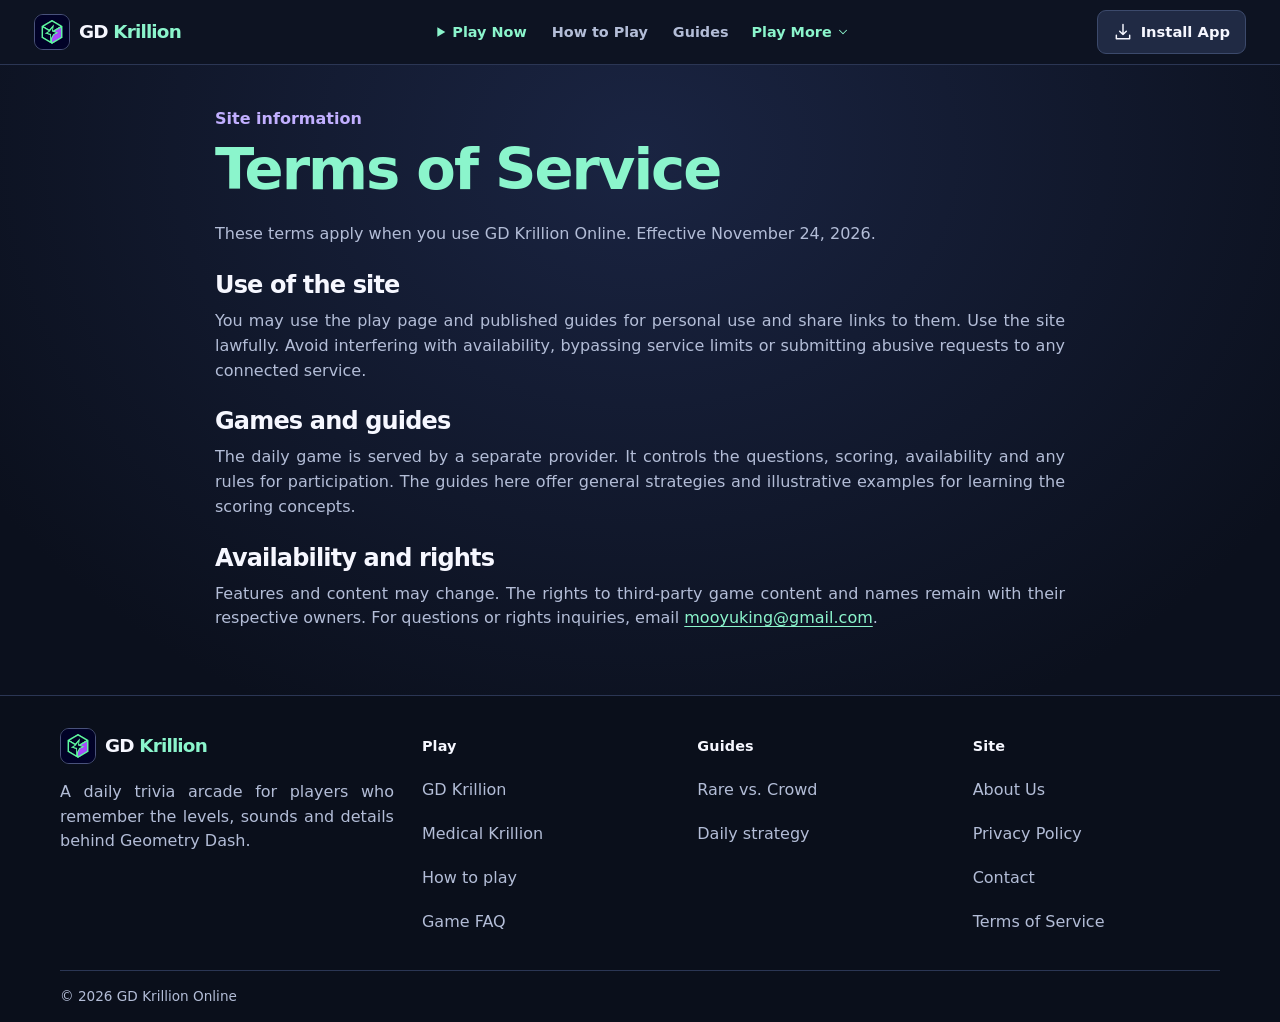
<file: terms/index.html>
<!doctype html>
<html lang="en">
<head>
  <meta charset="utf-8">
  <meta name="viewport" content="width=device-width, initial-scale=1">
  <meta name="theme-color" content="#0b101d">
  <title>Terms of Service – GD Krillion Online</title>
  <meta name="description" content="Read the terms for using GD Krillion Online, its guides and illustrations, and the embedded third-party trivia game.">
  <link rel="canonical" href="https://gdkrillion.online/terms/">
  <meta property="og:type" content="website"><meta property="og:site_name" content="GD Krillion">
  <meta property="og:title" content="Terms of Service – GD Krillion Online"><meta property="og:description" content="Read the terms for using GD Krillion Online, its guides and illustrations, and the embedded third-party trivia game.">
  <meta property="og:url" content="https://gdkrillion.online/terms/"><meta property="og:image" content="https://gdkrillion.online/images/gd-krillion-cover.webp">
  <meta name="twitter:card" content="summary_large_image"><meta name="twitter:title" content="Terms of Service – GD Krillion Online">
  <meta name="twitter:description" content="Read the terms for using GD Krillion Online, its guides and illustrations, and the embedded third-party trivia game."><meta name="twitter:image" content="https://gdkrillion.online/images/gd-krillion-cover.webp">
  <link rel="stylesheet" href="/assets/site.css?v=b83ef47ced6d">
  <link rel="icon" type="image/png" sizes="48x48" href="/images/gd-krillion-favicon.png">
  <link rel="apple-touch-icon" href="/images/gd-krillion-app-192.png">
  <link rel="manifest" href="/site.webmanifest">
  <script defer data-domain="gdkrillion.online" data-api="https://data.1back.link/api/send" src="https://data.1back.link/js/app.js"></script>
  <script type="module" src="/assets/site.js?v=7d11100deab9"></script>
</head>
<body>
  <a class="skip" href="#main">Skip to content</a><header class="header">
    <div class="header-inner"><a href="/" class="brand"><img class="logo" src="/images/gd-krillion-logo.webp" width="36" height="36" alt=""><span>GD <strong>Krillion</strong></span></a>
      <nav aria-label="Main navigation">
        <a class="play-link" href="/#play"><svg viewBox="0 0 24 24" width="20" height="20" fill="none" stroke="currentColor" stroke-width="1.75" stroke-linecap="round" stroke-linejoin="round" aria-hidden="true"><path d="m8 5 12 7-12 7z" fill="currentColor" stroke="none"/></svg> Play Now</a>
        <a href="/#how-to-play">How to Play</a><a href="/#guides">Guides</a>
        <details class="play-more" id="play-more">
          <summary>Play More <svg viewBox="0 0 24 24" width="20" height="20" fill="none" stroke="currentColor" stroke-width="1.75" stroke-linecap="round" stroke-linejoin="round" aria-hidden="true"><path d="m6 9 6 6 6-6"/></svg></summary>
          <div class="play-more-links"><a href="/#play"><svg viewBox="0 0 24 24" width="20" height="20" fill="none" stroke="currentColor" stroke-width="1.75" stroke-linecap="round" stroke-linejoin="round" aria-hidden="true"><path d="m8 5 12 7-12 7z" fill="currentColor" stroke="none"/></svg> GD Krillion</a><a href="/medical-krillion/"><svg viewBox="0 0 24 24" width="20" height="20" fill="none" stroke="currentColor" stroke-width="1.75" stroke-linecap="round" stroke-linejoin="round" aria-hidden="true"><path d="m8 5 12 7-12 7z" fill="currentColor" stroke="none"/></svg> Medical Krillion</a></div>
        </details>
      </nav>
      <button class="install-button button" type="button" id="install-app"><svg viewBox="0 0 24 24" width="20" height="20" fill="none" stroke="currentColor" stroke-width="1.75" stroke-linecap="round" stroke-linejoin="round" aria-hidden="true"><path d="M12 3v12m-4-4 4 4 4-4M4 16v4h16v-4"/></svg> Install App</button>
    </div></header>
  <main id="main"><article class="wrap article prose">
  <div class="article-heading"><p class="kicker">Site information</p><h1>Terms of Service</h1></div><p>These terms apply when you use GD Krillion Online. Effective November 24, 2026.</p>
   <h2>Use of the site</h2><p>You may use the play page and published guides for personal use and share links to them. Use the site lawfully. Avoid interfering with availability, bypassing service limits or submitting abusive requests to any connected service.</p>
   <h2>Games and guides</h2><p>The daily game is served by a separate provider. It controls the questions, scoring, availability and any rules for participation. The guides here offer general strategies and illustrative examples for learning the scoring concepts.</p>
   <h2>Availability and rights</h2><p>Features and content may change. The rights to third-party game content and names remain with their respective owners. For questions or rights inquiries, email <a href="mailto:mooyuking@gmail.com">mooyuking@gmail.com</a>.</p>
</article></main>
  <footer class="footer"><div class="wrap footer-inner">
    <div class="footer-brand"><a href="/" class="brand"><img class="logo" src="/images/gd-krillion-logo.webp" width="36" height="36" alt=""><span>GD <strong>Krillion</strong></span></a><p>A daily trivia arcade for players who remember the levels, sounds and details behind Geometry Dash.</p></div>
    <nav aria-label="Game"><h2>Play</h2><a href="/#play">GD Krillion</a><a href="/medical-krillion/">Medical Krillion</a><a href="/#how-to-play">How to play</a><a href="/#faq">Game FAQ</a></nav>
    <nav aria-label="Guides"><h2>Guides</h2><a href="/guides/rare-vs-crowd/">Rare vs. Crowd</a><a href="/guides/daily-strategy/">Daily strategy</a></nav>
    <nav aria-label="Website information"><h2>Site</h2><a href="/about/">About Us</a><a href="/privacy-policy/">Privacy Policy</a><a href="/contact/">Contact</a><a href="/terms/">Terms of Service</a></nav>
    <div class="copyright">© 2026 GD Krillion Online</div>
  </div></footer>
  <dialog id="site-dialog" aria-labelledby="dialog-title">
    <form method="dialog"><button class="dialog-close" type="submit" aria-label="Close dialog" title="Close"><svg viewBox="0 0 24 24" width="20" height="20" fill="none" stroke="currentColor" stroke-width="1.75" stroke-linecap="round" stroke-linejoin="round" aria-hidden="true"><path d="m6 6 12 12M18 6 6 18"/></svg></button></form>
    <h2 id="dialog-title">Install GD Krillion</h2>
    <p id="install-help">Open your browser menu and choose Install or Add to Home Screen when available. You can also bookmark the site for your next daily set.</p>
    <button class="button primary" type="button" id="native-install" hidden><svg viewBox="0 0 24 24" width="20" height="20" fill="none" stroke="currentColor" stroke-width="1.75" stroke-linecap="round" stroke-linejoin="round" aria-hidden="true"><path d="M12 3v12m-4-4 4 4 4-4M4 16v4h16v-4"/></svg> Install now</button>
    <button class="button subtle" type="button" id="copy-link"><svg viewBox="0 0 24 24" width="20" height="20" fill="none" stroke="currentColor" stroke-width="1.75" stroke-linecap="round" stroke-linejoin="round" aria-hidden="true"><rect x="8" y="8" width="12" height="12" rx="2"/><path d="M16 8V6a2 2 0 0 0-2-2H6a2 2 0 0 0-2 2v8a2 2 0 0 0 2 2h2"/></svg> Copy site link</button>
    <label class="copy-fallback" id="copy-fallback" hidden>Site link <input type="url" readonly value="https://gdkrillion.online/"></label>
    <p class="dialog-status" id="dialog-status" role="status"></p>
  </dialog>
</body>
</html>
</file>
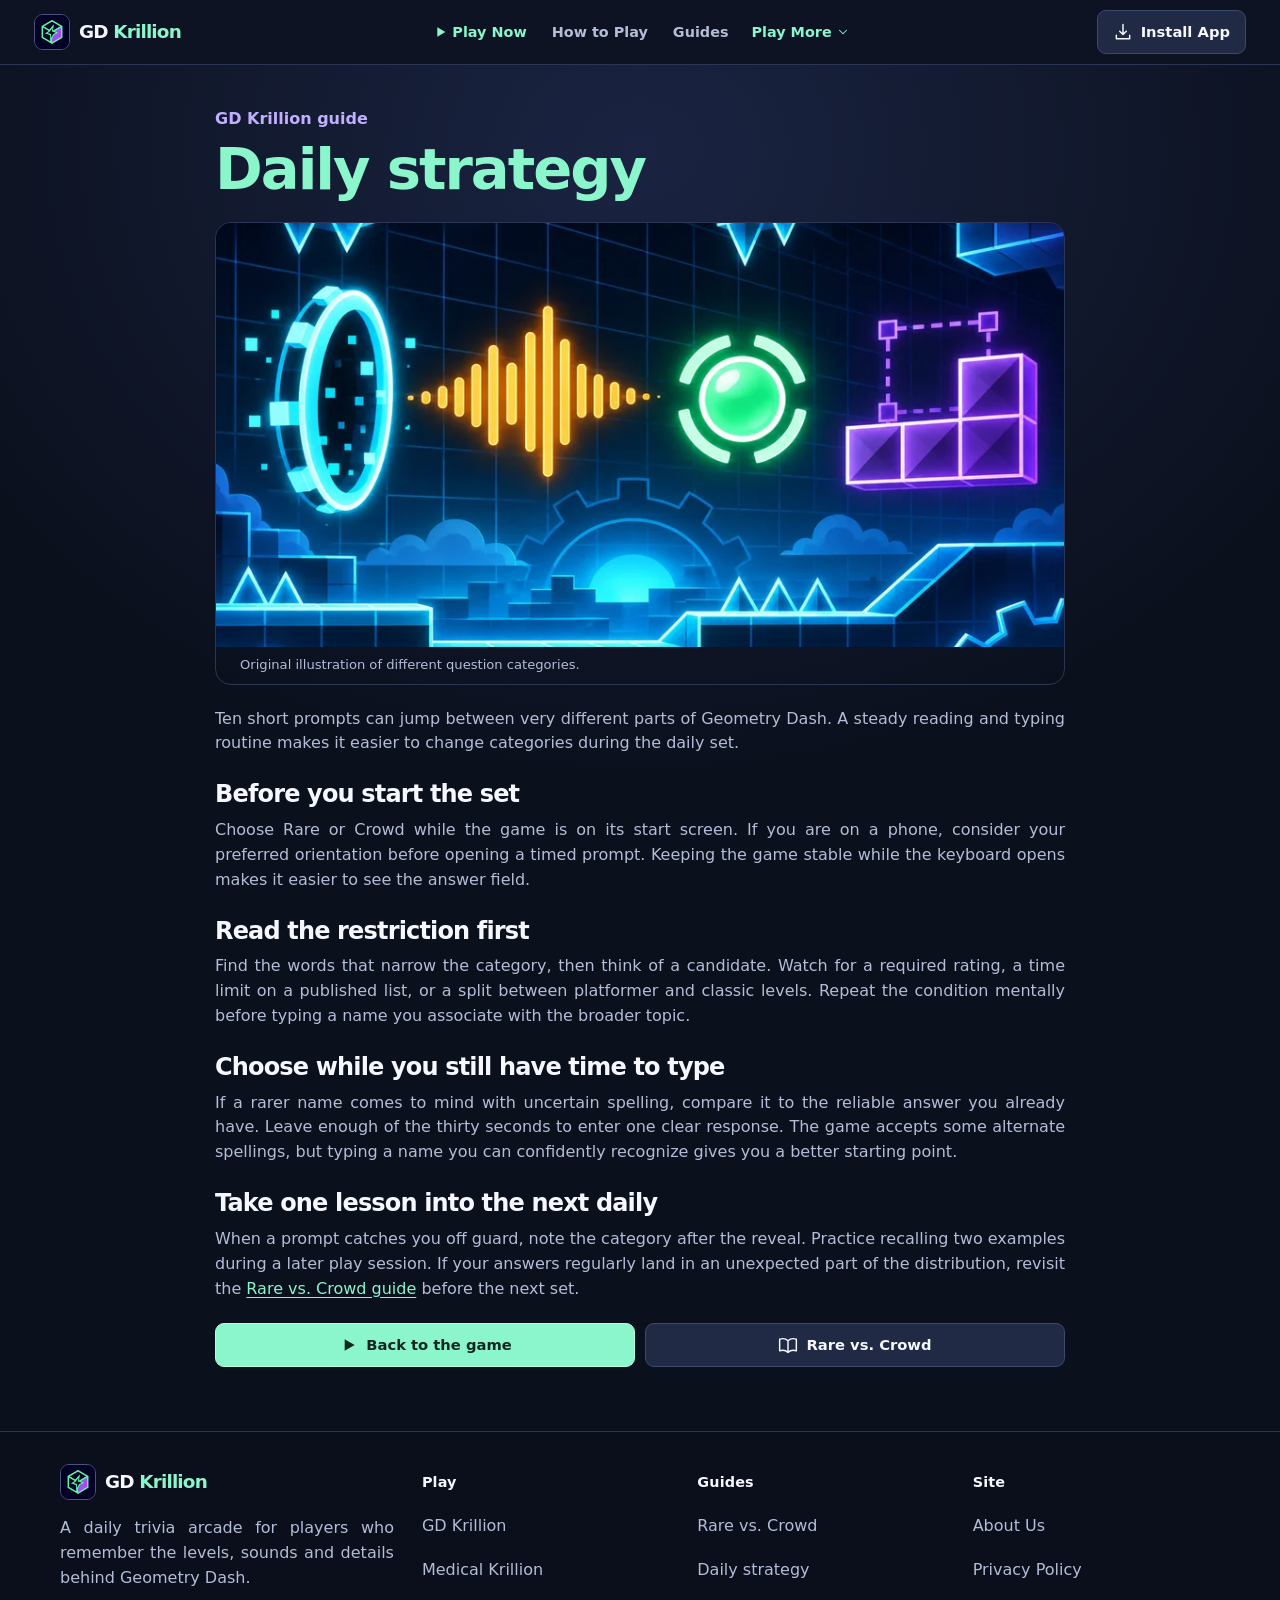
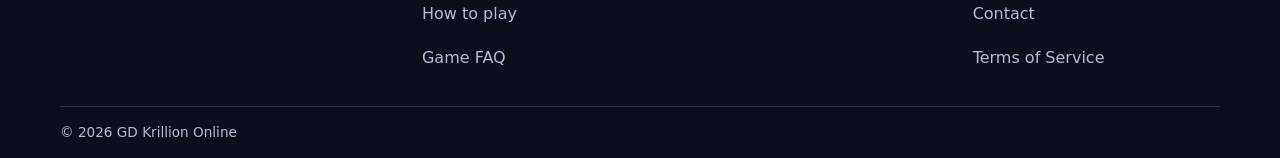
<file: guides/daily-strategy/index.html>
<!doctype html>
<html lang="en">
<head>
  <meta charset="utf-8">
  <meta name="viewport" content="width=device-width, initial-scale=1">
  <meta name="theme-color" content="#0b101d">
  <title>GD Krillion Daily Strategy and Timer Guide</title>
  <meta name="description" content="Build a simple routine for the daily trivia set. Read the qualifiers, choose an answer under the timer, and review the reveal.">
  <link rel="canonical" href="https://gdkrillion.online/guides/daily-strategy/">
  <meta property="og:type" content="website"><meta property="og:site_name" content="GD Krillion">
  <meta property="og:title" content="GD Krillion Daily Strategy and Timer Guide"><meta property="og:description" content="Build a simple routine for the daily trivia set. Read the qualifiers, choose an answer under the timer, and review the reveal.">
  <meta property="og:url" content="https://gdkrillion.online/guides/daily-strategy/"><meta property="og:image" content="https://gdkrillion.online/images/gd-krillion-topics.webp">
  <meta name="twitter:card" content="summary_large_image"><meta name="twitter:title" content="GD Krillion Daily Strategy and Timer Guide">
  <meta name="twitter:description" content="Build a simple routine for the daily trivia set. Read the qualifiers, choose an answer under the timer, and review the reveal."><meta name="twitter:image" content="https://gdkrillion.online/images/gd-krillion-topics.webp">
  <link rel="stylesheet" href="/assets/site.css?v=b83ef47ced6d">
  <link rel="icon" type="image/png" sizes="48x48" href="/images/gd-krillion-favicon.png">
  <link rel="apple-touch-icon" href="/images/gd-krillion-app-192.png">
  <link rel="manifest" href="/site.webmanifest">
  <script defer data-domain="gdkrillion.online" data-api="https://data.1back.link/api/send" src="https://data.1back.link/js/app.js"></script>
  <script type="module" src="/assets/site.js?v=7d11100deab9"></script>
</head>
<body>
  <a class="skip" href="#main">Skip to content</a><header class="header">
    <div class="header-inner"><a href="/" class="brand"><img class="logo" src="/images/gd-krillion-logo.webp" width="36" height="36" alt=""><span>GD <strong>Krillion</strong></span></a>
      <nav aria-label="Main navigation">
        <a class="play-link" href="/#play"><svg viewBox="0 0 24 24" width="20" height="20" fill="none" stroke="currentColor" stroke-width="1.75" stroke-linecap="round" stroke-linejoin="round" aria-hidden="true"><path d="m8 5 12 7-12 7z" fill="currentColor" stroke="none"/></svg> Play Now</a>
        <a href="/#how-to-play">How to Play</a><a href="/#guides">Guides</a>
        <details class="play-more" id="play-more">
          <summary>Play More <svg viewBox="0 0 24 24" width="20" height="20" fill="none" stroke="currentColor" stroke-width="1.75" stroke-linecap="round" stroke-linejoin="round" aria-hidden="true"><path d="m6 9 6 6 6-6"/></svg></summary>
          <div class="play-more-links"><a href="/#play"><svg viewBox="0 0 24 24" width="20" height="20" fill="none" stroke="currentColor" stroke-width="1.75" stroke-linecap="round" stroke-linejoin="round" aria-hidden="true"><path d="m8 5 12 7-12 7z" fill="currentColor" stroke="none"/></svg> GD Krillion</a><a href="/medical-krillion/"><svg viewBox="0 0 24 24" width="20" height="20" fill="none" stroke="currentColor" stroke-width="1.75" stroke-linecap="round" stroke-linejoin="round" aria-hidden="true"><path d="m8 5 12 7-12 7z" fill="currentColor" stroke="none"/></svg> Medical Krillion</a></div>
        </details>
      </nav>
      <button class="install-button button" type="button" id="install-app"><svg viewBox="0 0 24 24" width="20" height="20" fill="none" stroke="currentColor" stroke-width="1.75" stroke-linecap="round" stroke-linejoin="round" aria-hidden="true"><path d="M12 3v12m-4-4 4 4 4-4M4 16v4h16v-4"/></svg> Install App</button>
    </div></header>
  <main id="main"><article class="wrap article prose">
  <div class="article-heading"><p class="kicker">GD Krillion guide</p><h1>Daily strategy</h1></div><figure class="art">
  <img src="/images/gd-krillion-topics.webp" alt="A glowing portal, waveform, orb and geometric editor blocks" width="900" height="600" loading="lazy" decoding="async">
  <figcaption>Original illustration of different question categories.</figcaption>
</figure>
  <p>Ten short prompts can jump between very different parts of Geometry Dash. A steady reading and typing routine makes it easier to change categories during the daily set.</p>
  <h2>Before you start the set</h2>
  <p>Choose Rare or Crowd while the game is on its start screen. If you are on a phone, consider your preferred orientation before opening a timed prompt. Keeping the game stable while the keyboard opens makes it easier to see the answer field.</p>
  <h2>Read the restriction first</h2>
  <p>Find the words that narrow the category, then think of a candidate. Watch for a required rating, a time limit on a published list, or a split between platformer and classic levels. Repeat the condition mentally before typing a name you associate with the broader topic.</p>
  <h2>Choose while you still have time to type</h2>
  <p>If a rarer name comes to mind with uncertain spelling, compare it to the reliable answer you already have. Leave enough of the thirty seconds to enter one clear response. The game accepts some alternate spellings, but typing a name you can confidently recognize gives you a better starting point.</p>
  <h2>Take one lesson into the next daily</h2>
  <p>When a prompt catches you off guard, note the category after the reveal. Practice recalling two examples during a later play session. If your answers regularly land in an unexpected part of the distribution, revisit the <a href="/guides/rare-vs-crowd/">Rare vs. Crowd guide</a> before the next set.</p><div class="article-actions"><a class="button primary" href="/#play"><svg viewBox="0 0 24 24" width="20" height="20" fill="none" stroke="currentColor" stroke-width="1.75" stroke-linecap="round" stroke-linejoin="round" aria-hidden="true"><path d="m8 5 12 7-12 7z" fill="currentColor" stroke="none"/></svg> Back to the game</a><a class="button subtle" href="/guides/rare-vs-crowd/"><svg viewBox="0 0 24 24" width="20" height="20" fill="none" stroke="currentColor" stroke-width="1.75" stroke-linecap="round" stroke-linejoin="round" aria-hidden="true"><path d="M12 7C9 4 5 4 2 5v14c3-1 7-1 10 2 3-3 7-3 10-2V5c-3-1-7-1-10 2Zm0 0v14"/></svg> Rare vs. Crowd</a></div>
</article></main>
  <footer class="footer"><div class="wrap footer-inner">
    <div class="footer-brand"><a href="/" class="brand"><img class="logo" src="/images/gd-krillion-logo.webp" width="36" height="36" alt=""><span>GD <strong>Krillion</strong></span></a><p>A daily trivia arcade for players who remember the levels, sounds and details behind Geometry Dash.</p></div>
    <nav aria-label="Game"><h2>Play</h2><a href="/#play">GD Krillion</a><a href="/medical-krillion/">Medical Krillion</a><a href="/#how-to-play">How to play</a><a href="/#faq">Game FAQ</a></nav>
    <nav aria-label="Guides"><h2>Guides</h2><a href="/guides/rare-vs-crowd/">Rare vs. Crowd</a><a href="/guides/daily-strategy/">Daily strategy</a></nav>
    <nav aria-label="Website information"><h2>Site</h2><a href="/about/">About Us</a><a href="/privacy-policy/">Privacy Policy</a><a href="/contact/">Contact</a><a href="/terms/">Terms of Service</a></nav>
    <div class="copyright">© 2026 GD Krillion Online</div>
  </div></footer>
  <dialog id="site-dialog" aria-labelledby="dialog-title">
    <form method="dialog"><button class="dialog-close" type="submit" aria-label="Close dialog" title="Close"><svg viewBox="0 0 24 24" width="20" height="20" fill="none" stroke="currentColor" stroke-width="1.75" stroke-linecap="round" stroke-linejoin="round" aria-hidden="true"><path d="m6 6 12 12M18 6 6 18"/></svg></button></form>
    <h2 id="dialog-title">Install GD Krillion</h2>
    <p id="install-help">Open your browser menu and choose Install or Add to Home Screen when available. You can also bookmark the site for your next daily set.</p>
    <button class="button primary" type="button" id="native-install" hidden><svg viewBox="0 0 24 24" width="20" height="20" fill="none" stroke="currentColor" stroke-width="1.75" stroke-linecap="round" stroke-linejoin="round" aria-hidden="true"><path d="M12 3v12m-4-4 4 4 4-4M4 16v4h16v-4"/></svg> Install now</button>
    <button class="button subtle" type="button" id="copy-link"><svg viewBox="0 0 24 24" width="20" height="20" fill="none" stroke="currentColor" stroke-width="1.75" stroke-linecap="round" stroke-linejoin="round" aria-hidden="true"><rect x="8" y="8" width="12" height="12" rx="2"/><path d="M16 8V6a2 2 0 0 0-2-2H6a2 2 0 0 0-2 2v8a2 2 0 0 0 2 2h2"/></svg> Copy site link</button>
    <label class="copy-fallback" id="copy-fallback" hidden>Site link <input type="url" readonly value="https://gdkrillion.online/"></label>
    <p class="dialog-status" id="dialog-status" role="status"></p>
  </dialog>
</body>
</html>
</file>
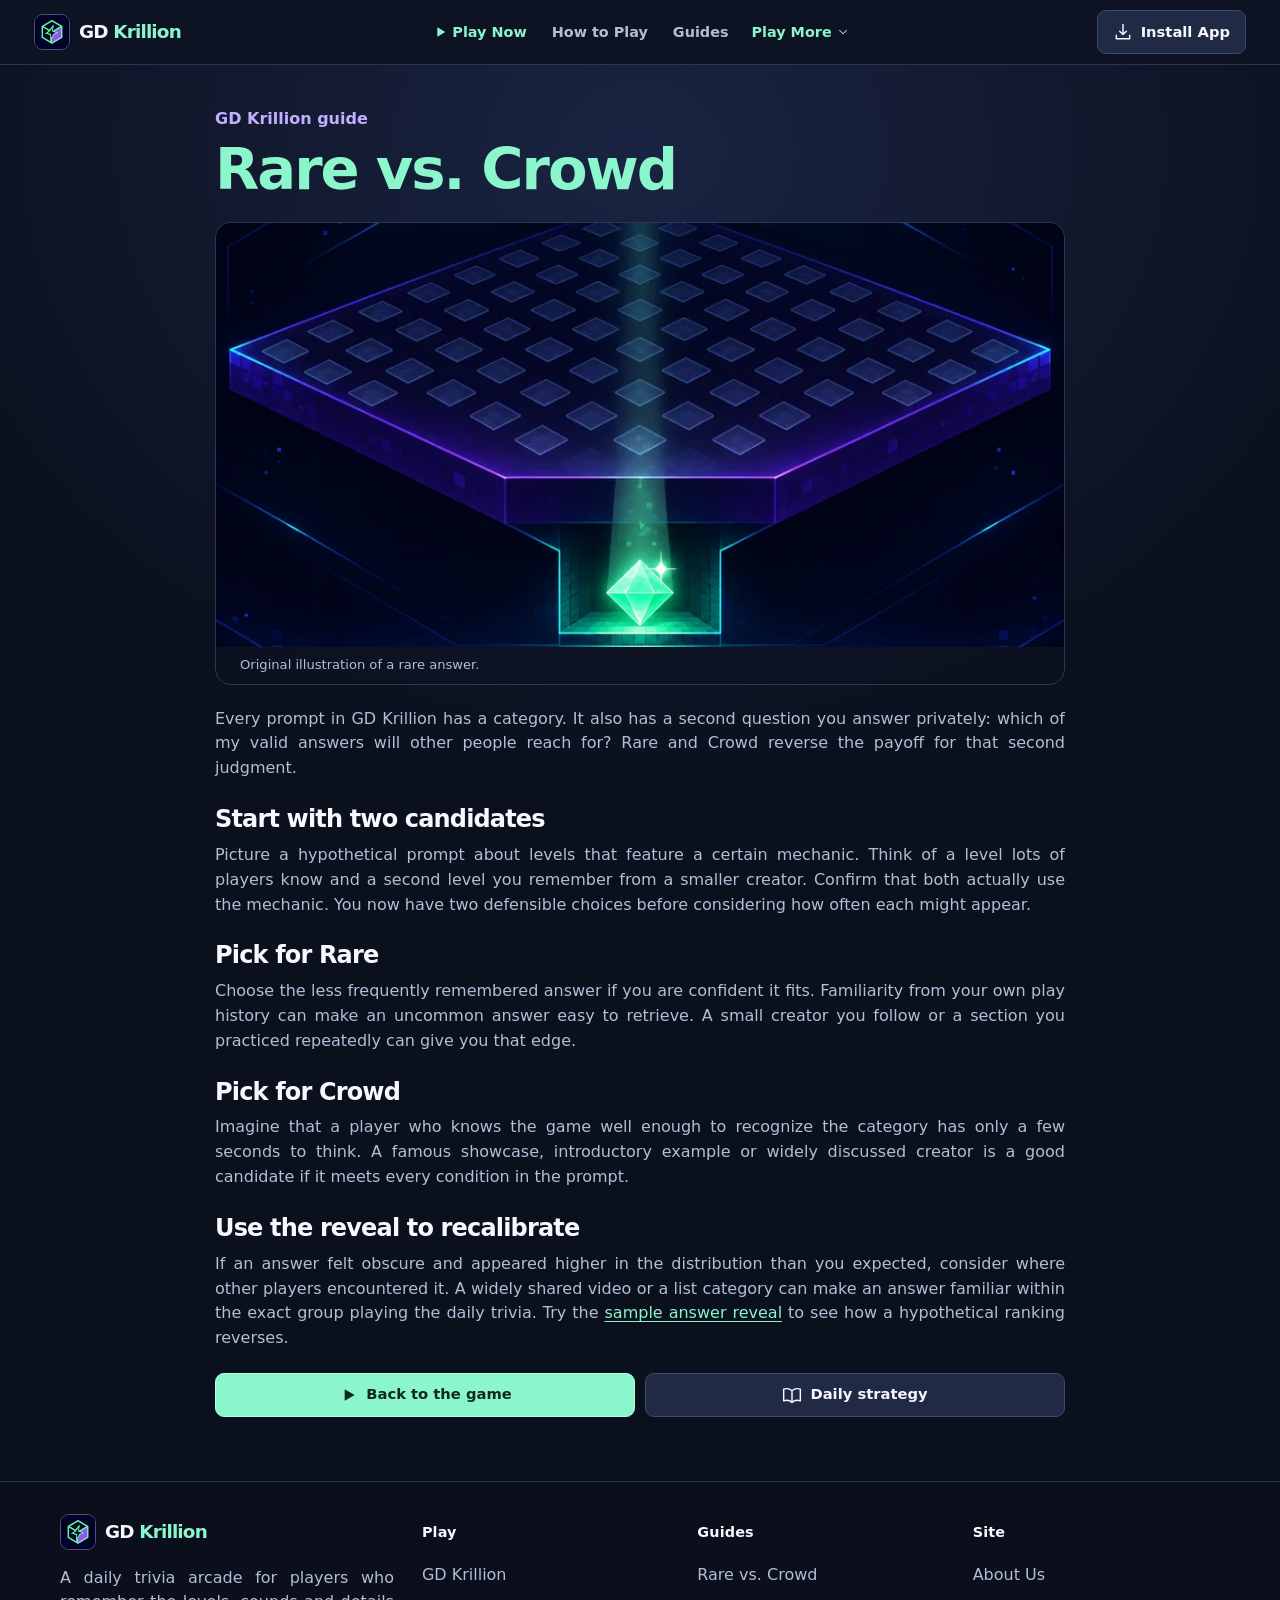
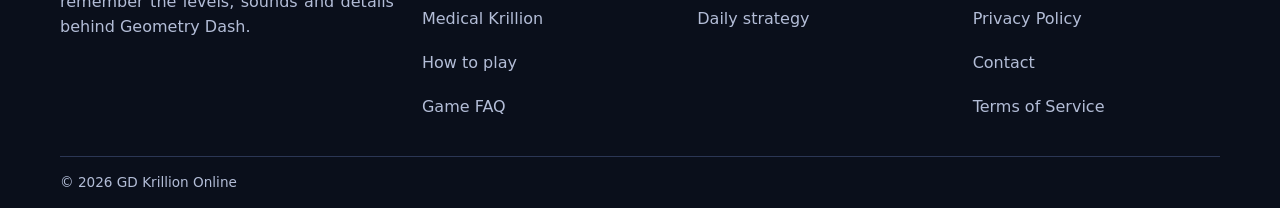
<file: guides/rare-vs-crowd/index.html>
<!doctype html>
<html lang="en">
<head>
  <meta charset="utf-8">
  <meta name="viewport" content="width=device-width, initial-scale=1">
  <meta name="theme-color" content="#0b101d">
  <title>GD Krillion Rare vs. Crowd Scoring Guide</title>
  <meta name="description" content="Compare the Rare and Crowd modes, learn how answer popularity changes your strategy, and try a spoiler-free scoring example.">
  <link rel="canonical" href="https://gdkrillion.online/guides/rare-vs-crowd/">
  <meta property="og:type" content="website"><meta property="og:site_name" content="GD Krillion">
  <meta property="og:title" content="GD Krillion Rare vs. Crowd Scoring Guide"><meta property="og:description" content="Compare the Rare and Crowd modes, learn how answer popularity changes your strategy, and try a spoiler-free scoring example.">
  <meta property="og:url" content="https://gdkrillion.online/guides/rare-vs-crowd/"><meta property="og:image" content="https://gdkrillion.online/images/gd-krillion-rare.webp">
  <meta name="twitter:card" content="summary_large_image"><meta name="twitter:title" content="GD Krillion Rare vs. Crowd Scoring Guide">
  <meta name="twitter:description" content="Compare the Rare and Crowd modes, learn how answer popularity changes your strategy, and try a spoiler-free scoring example."><meta name="twitter:image" content="https://gdkrillion.online/images/gd-krillion-rare.webp">
  <link rel="stylesheet" href="/assets/site.css?v=b83ef47ced6d">
  <link rel="icon" type="image/png" sizes="48x48" href="/images/gd-krillion-favicon.png">
  <link rel="apple-touch-icon" href="/images/gd-krillion-app-192.png">
  <link rel="manifest" href="/site.webmanifest">
  <script defer data-domain="gdkrillion.online" data-api="https://data.1back.link/api/send" src="https://data.1back.link/js/app.js"></script>
  <script type="module" src="/assets/site.js?v=7d11100deab9"></script>
</head>
<body>
  <a class="skip" href="#main">Skip to content</a><header class="header">
    <div class="header-inner"><a href="/" class="brand"><img class="logo" src="/images/gd-krillion-logo.webp" width="36" height="36" alt=""><span>GD <strong>Krillion</strong></span></a>
      <nav aria-label="Main navigation">
        <a class="play-link" href="/#play"><svg viewBox="0 0 24 24" width="20" height="20" fill="none" stroke="currentColor" stroke-width="1.75" stroke-linecap="round" stroke-linejoin="round" aria-hidden="true"><path d="m8 5 12 7-12 7z" fill="currentColor" stroke="none"/></svg> Play Now</a>
        <a href="/#how-to-play">How to Play</a><a href="/#guides">Guides</a>
        <details class="play-more" id="play-more">
          <summary>Play More <svg viewBox="0 0 24 24" width="20" height="20" fill="none" stroke="currentColor" stroke-width="1.75" stroke-linecap="round" stroke-linejoin="round" aria-hidden="true"><path d="m6 9 6 6 6-6"/></svg></summary>
          <div class="play-more-links"><a href="/#play"><svg viewBox="0 0 24 24" width="20" height="20" fill="none" stroke="currentColor" stroke-width="1.75" stroke-linecap="round" stroke-linejoin="round" aria-hidden="true"><path d="m8 5 12 7-12 7z" fill="currentColor" stroke="none"/></svg> GD Krillion</a><a href="/medical-krillion/"><svg viewBox="0 0 24 24" width="20" height="20" fill="none" stroke="currentColor" stroke-width="1.75" stroke-linecap="round" stroke-linejoin="round" aria-hidden="true"><path d="m8 5 12 7-12 7z" fill="currentColor" stroke="none"/></svg> Medical Krillion</a></div>
        </details>
      </nav>
      <button class="install-button button" type="button" id="install-app"><svg viewBox="0 0 24 24" width="20" height="20" fill="none" stroke="currentColor" stroke-width="1.75" stroke-linecap="round" stroke-linejoin="round" aria-hidden="true"><path d="M12 3v12m-4-4 4 4 4-4M4 16v4h16v-4"/></svg> Install App</button>
    </div></header>
  <main id="main"><article class="wrap article prose">
  <div class="article-heading"><p class="kicker">GD Krillion guide</p><h1>Rare vs. Crowd</h1></div><figure class="art">
  <img src="/images/gd-krillion-rare.webp" alt="A solitary mint diamond in a dark geometric recess" width="900" height="600" loading="lazy" decoding="async">
  <figcaption>Original illustration of a rare answer.</figcaption>
</figure>
  <p>Every prompt in GD Krillion has a category. It also has a second question you answer privately: which of my valid answers will other people reach for? Rare and Crowd reverse the payoff for that second judgment.</p>
  <h2>Start with two candidates</h2>
  <p>Picture a hypothetical prompt about levels that feature a certain mechanic. Think of a level lots of players know and a second level you remember from a smaller creator. Confirm that both actually use the mechanic. You now have two defensible choices before considering how often each might appear.</p>
  <h2>Pick for Rare</h2>
  <p>Choose the less frequently remembered answer if you are confident it fits. Familiarity from your own play history can make an uncommon answer easy to retrieve. A small creator you follow or a section you practiced repeatedly can give you that edge.</p>
  <h2>Pick for Crowd</h2>
  <p>Imagine that a player who knows the game well enough to recognize the category has only a few seconds to think. A famous showcase, introductory example or widely discussed creator is a good candidate if it meets every condition in the prompt.</p>
  <h2>Use the reveal to recalibrate</h2>
  <p>If an answer felt obscure and appeared higher in the distribution than you expected, consider where other players encountered it. A widely shared video or a list category can make an answer familiar within the exact group playing the daily trivia. Try the <a href="/#practice">sample answer reveal</a> to see how a hypothetical ranking reverses.</p><div class="article-actions"><a class="button primary" href="/#play"><svg viewBox="0 0 24 24" width="20" height="20" fill="none" stroke="currentColor" stroke-width="1.75" stroke-linecap="round" stroke-linejoin="round" aria-hidden="true"><path d="m8 5 12 7-12 7z" fill="currentColor" stroke="none"/></svg> Back to the game</a><a class="button subtle" href="/guides/daily-strategy/"><svg viewBox="0 0 24 24" width="20" height="20" fill="none" stroke="currentColor" stroke-width="1.75" stroke-linecap="round" stroke-linejoin="round" aria-hidden="true"><path d="M12 7C9 4 5 4 2 5v14c3-1 7-1 10 2 3-3 7-3 10-2V5c-3-1-7-1-10 2Zm0 0v14"/></svg> Daily strategy</a></div>
</article></main>
  <footer class="footer"><div class="wrap footer-inner">
    <div class="footer-brand"><a href="/" class="brand"><img class="logo" src="/images/gd-krillion-logo.webp" width="36" height="36" alt=""><span>GD <strong>Krillion</strong></span></a><p>A daily trivia arcade for players who remember the levels, sounds and details behind Geometry Dash.</p></div>
    <nav aria-label="Game"><h2>Play</h2><a href="/#play">GD Krillion</a><a href="/medical-krillion/">Medical Krillion</a><a href="/#how-to-play">How to play</a><a href="/#faq">Game FAQ</a></nav>
    <nav aria-label="Guides"><h2>Guides</h2><a href="/guides/rare-vs-crowd/">Rare vs. Crowd</a><a href="/guides/daily-strategy/">Daily strategy</a></nav>
    <nav aria-label="Website information"><h2>Site</h2><a href="/about/">About Us</a><a href="/privacy-policy/">Privacy Policy</a><a href="/contact/">Contact</a><a href="/terms/">Terms of Service</a></nav>
    <div class="copyright">© 2026 GD Krillion Online</div>
  </div></footer>
  <dialog id="site-dialog" aria-labelledby="dialog-title">
    <form method="dialog"><button class="dialog-close" type="submit" aria-label="Close dialog" title="Close"><svg viewBox="0 0 24 24" width="20" height="20" fill="none" stroke="currentColor" stroke-width="1.75" stroke-linecap="round" stroke-linejoin="round" aria-hidden="true"><path d="m6 6 12 12M18 6 6 18"/></svg></button></form>
    <h2 id="dialog-title">Install GD Krillion</h2>
    <p id="install-help">Open your browser menu and choose Install or Add to Home Screen when available. You can also bookmark the site for your next daily set.</p>
    <button class="button primary" type="button" id="native-install" hidden><svg viewBox="0 0 24 24" width="20" height="20" fill="none" stroke="currentColor" stroke-width="1.75" stroke-linecap="round" stroke-linejoin="round" aria-hidden="true"><path d="M12 3v12m-4-4 4 4 4-4M4 16v4h16v-4"/></svg> Install now</button>
    <button class="button subtle" type="button" id="copy-link"><svg viewBox="0 0 24 24" width="20" height="20" fill="none" stroke="currentColor" stroke-width="1.75" stroke-linecap="round" stroke-linejoin="round" aria-hidden="true"><rect x="8" y="8" width="12" height="12" rx="2"/><path d="M16 8V6a2 2 0 0 0-2-2H6a2 2 0 0 0-2 2v8a2 2 0 0 0 2 2h2"/></svg> Copy site link</button>
    <label class="copy-fallback" id="copy-fallback" hidden>Site link <input type="url" readonly value="https://gdkrillion.online/"></label>
    <p class="dialog-status" id="dialog-status" role="status"></p>
  </dialog>
</body>
</html>
</file>
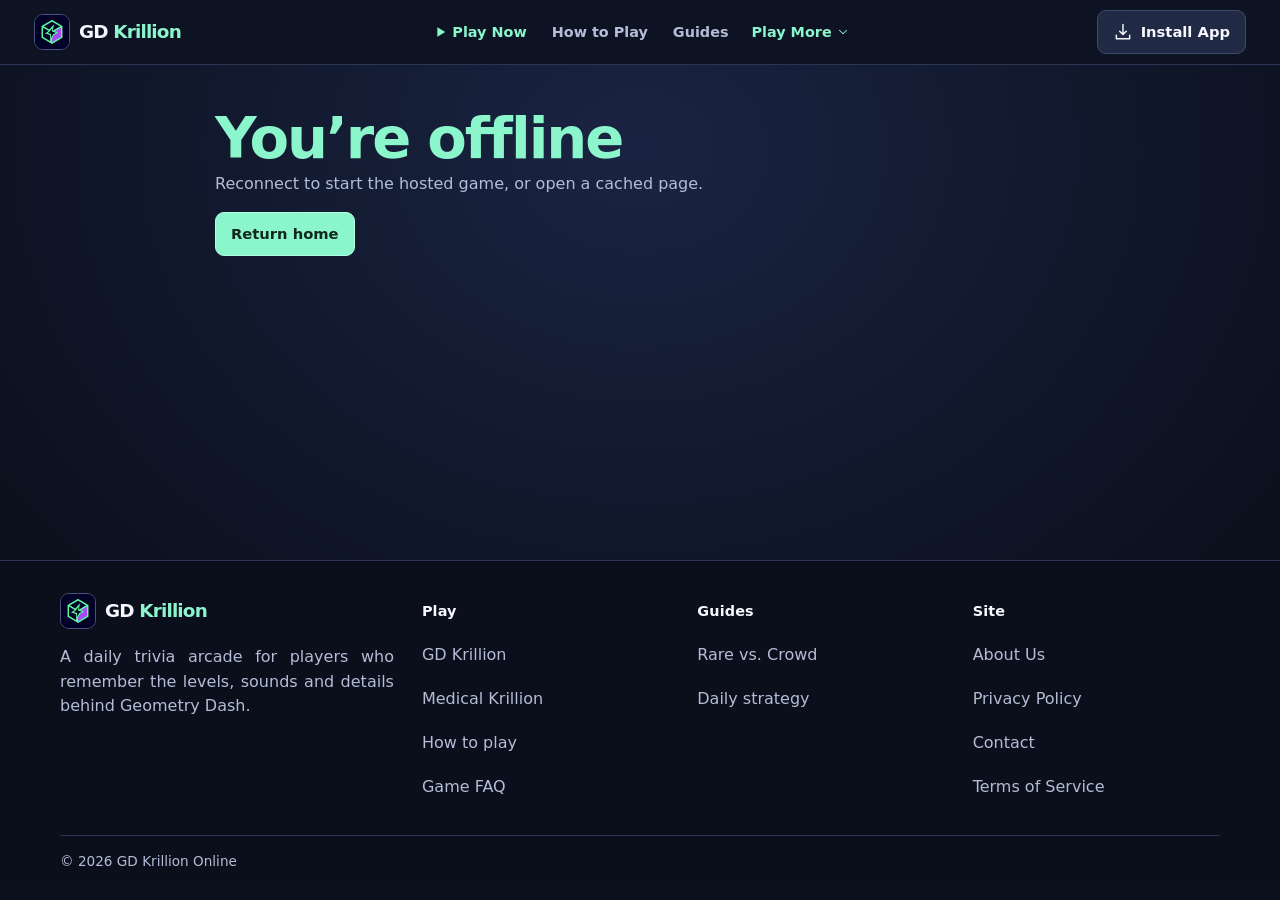
<file: offline.html>
<!doctype html>
<html lang="en">
<head>
  <meta charset="utf-8">
  <meta name="viewport" content="width=device-width, initial-scale=1">
  <meta name="theme-color" content="#0b101d">
  <title>Offline – GD Krillion Online</title>
  <meta name="description" content="Reconnect to play the daily game or read your cached guides.">
  <meta name="robots" content="noindex">
  <link rel="stylesheet" href="/assets/site.css?v=b83ef47ced6d">
  <link rel="icon" type="image/png" sizes="48x48" href="/images/gd-krillion-favicon.png">
  <link rel="apple-touch-icon" href="/images/gd-krillion-app-192.png">
  <link rel="manifest" href="/site.webmanifest">
  <script defer data-domain="gdkrillion.online" data-api="https://data.1back.link/api/send" src="https://data.1back.link/js/app.js"></script>
  <script type="module" src="/assets/site.js?v=7d11100deab9"></script>
</head>
<body>
  <a class="skip" href="#main">Skip to content</a><header class="header">
    <div class="header-inner"><a href="/" class="brand"><img class="logo" src="/images/gd-krillion-logo.webp" width="36" height="36" alt=""><span>GD <strong>Krillion</strong></span></a>
      <nav aria-label="Main navigation">
        <a class="play-link" href="/#play"><svg viewBox="0 0 24 24" width="20" height="20" fill="none" stroke="currentColor" stroke-width="1.75" stroke-linecap="round" stroke-linejoin="round" aria-hidden="true"><path d="m8 5 12 7-12 7z" fill="currentColor" stroke="none"/></svg> Play Now</a>
        <a href="/#how-to-play">How to Play</a><a href="/#guides">Guides</a>
        <details class="play-more" id="play-more">
          <summary>Play More <svg viewBox="0 0 24 24" width="20" height="20" fill="none" stroke="currentColor" stroke-width="1.75" stroke-linecap="round" stroke-linejoin="round" aria-hidden="true"><path d="m6 9 6 6 6-6"/></svg></summary>
          <div class="play-more-links"><a href="/#play"><svg viewBox="0 0 24 24" width="20" height="20" fill="none" stroke="currentColor" stroke-width="1.75" stroke-linecap="round" stroke-linejoin="round" aria-hidden="true"><path d="m8 5 12 7-12 7z" fill="currentColor" stroke="none"/></svg> GD Krillion</a><a href="/medical-krillion/"><svg viewBox="0 0 24 24" width="20" height="20" fill="none" stroke="currentColor" stroke-width="1.75" stroke-linecap="round" stroke-linejoin="round" aria-hidden="true"><path d="m8 5 12 7-12 7z" fill="currentColor" stroke="none"/></svg> Medical Krillion</a></div>
        </details>
      </nav>
      <button class="install-button button" type="button" id="install-app"><svg viewBox="0 0 24 24" width="20" height="20" fill="none" stroke="currentColor" stroke-width="1.75" stroke-linecap="round" stroke-linejoin="round" aria-hidden="true"><path d="M12 3v12m-4-4 4 4 4-4M4 16v4h16v-4"/></svg> Install App</button>
    </div></header>
  <main id="main"><article class="wrap article"><h1>You’re offline</h1><p>Reconnect to start the hosted game, or open a cached page.</p><a class="button primary" href="/">Return home</a></article></main>
  <footer class="footer"><div class="wrap footer-inner">
    <div class="footer-brand"><a href="/" class="brand"><img class="logo" src="/images/gd-krillion-logo.webp" width="36" height="36" alt=""><span>GD <strong>Krillion</strong></span></a><p>A daily trivia arcade for players who remember the levels, sounds and details behind Geometry Dash.</p></div>
    <nav aria-label="Game"><h2>Play</h2><a href="/#play">GD Krillion</a><a href="/medical-krillion/">Medical Krillion</a><a href="/#how-to-play">How to play</a><a href="/#faq">Game FAQ</a></nav>
    <nav aria-label="Guides"><h2>Guides</h2><a href="/guides/rare-vs-crowd/">Rare vs. Crowd</a><a href="/guides/daily-strategy/">Daily strategy</a></nav>
    <nav aria-label="Website information"><h2>Site</h2><a href="/about/">About Us</a><a href="/privacy-policy/">Privacy Policy</a><a href="/contact/">Contact</a><a href="/terms/">Terms of Service</a></nav>
    <div class="copyright">© 2026 GD Krillion Online</div>
  </div></footer>
  <dialog id="site-dialog" aria-labelledby="dialog-title">
    <form method="dialog"><button class="dialog-close" type="submit" aria-label="Close dialog" title="Close"><svg viewBox="0 0 24 24" width="20" height="20" fill="none" stroke="currentColor" stroke-width="1.75" stroke-linecap="round" stroke-linejoin="round" aria-hidden="true"><path d="m6 6 12 12M18 6 6 18"/></svg></button></form>
    <h2 id="dialog-title">Install GD Krillion</h2>
    <p id="install-help">Open your browser menu and choose Install or Add to Home Screen when available. You can also bookmark the site for your next daily set.</p>
    <button class="button primary" type="button" id="native-install" hidden><svg viewBox="0 0 24 24" width="20" height="20" fill="none" stroke="currentColor" stroke-width="1.75" stroke-linecap="round" stroke-linejoin="round" aria-hidden="true"><path d="M12 3v12m-4-4 4 4 4-4M4 16v4h16v-4"/></svg> Install now</button>
    <button class="button subtle" type="button" id="copy-link"><svg viewBox="0 0 24 24" width="20" height="20" fill="none" stroke="currentColor" stroke-width="1.75" stroke-linecap="round" stroke-linejoin="round" aria-hidden="true"><rect x="8" y="8" width="12" height="12" rx="2"/><path d="M16 8V6a2 2 0 0 0-2-2H6a2 2 0 0 0-2 2v8a2 2 0 0 0 2 2h2"/></svg> Copy site link</button>
    <label class="copy-fallback" id="copy-fallback" hidden>Site link <input type="url" readonly value="https://gdkrillion.online/"></label>
    <p class="dialog-status" id="dialog-status" role="status"></p>
  </dialog>
</body>
</html>
</file>
<file: assets/site.css>
:root {
  color-scheme: dark;
  --bg: #0b101d;
  --panel: #121a2d;
  --panel-deep: #0d1426;
  --line: #2b3654;
  --text: #f6f7ff;
  --muted: #b3bdd7;
  --mint: #8bf5cc;
  --violet: #c1afff;
  --space: clamp(12px, 3vw, 34px);
  --radius: 16px;
  font-family: Inter, "Segoe UI", system-ui, sans-serif;
  background: var(--bg);
  color: var(--text);
  scroll-behavior: smooth;
  scroll-padding-top: 18px;
}
*, *::before, *::after { box-sizing: border-box; }
body { margin: 0; font-size: 1rem; line-height: 1.55; }
main { min-height: 55vh; background: radial-gradient(ellipse 780px 630px at 50% 85px, #1a2442 0%, transparent 100%); }
a { color: inherit; text-decoration: none; }
button, input { font: inherit; }
button { cursor: pointer; }
button:disabled { cursor: default; opacity: .42; }
img { display: block; max-width: 100%; }
svg { flex: none; vertical-align: middle; }
[hidden] { display: none !important; }
:focus-visible { outline: 3px solid var(--mint); outline-offset: 3px; }
p, figcaption { text-align: justify; text-align-last: start; overflow-wrap: break-word; }
p { color: var(--muted); margin: 0 0 1em; }
p:last-child { margin-bottom: 0; }
h1, h2, h3 { margin: 0; line-height: 1.12; letter-spacing: -.035em; }
h2 { font-size: clamp(1.55rem, 3vw, 2.2rem); }
h3 { font-size: 1.22rem; }
.wrap { max-width: 1160px; width: calc(100% - 2 * var(--space)); margin-inline: auto; }
.skip { position: absolute; left: 16px; top: 8px; transform: translateY(-180%); z-index: 5; padding: 10px; background: var(--bg); }
.skip:focus { transform: none; }

.header { border-bottom: 1px solid var(--line); background: #0d1322; }
.header-inner {
  display: grid; grid-template-columns: 1fr auto 1fr; align-items: center;
  width: calc(100% - 2 * var(--space)); max-width: 1230px; min-height: 64px; margin: auto; gap: 16px;
}
.brand { display: inline-flex; gap: 9px; align-items: center; width: fit-content; min-height: 44px; white-space: nowrap; font-weight: 800; letter-spacing: -.045em; font-size: 1.15rem; }
.brand strong { color: var(--mint); }
.logo { width: 36px; height: 36px; border-radius: 9px; border: 1px solid #49527b; }
.header nav { display: flex; align-items: center; justify-content: center; gap: 5px; }
.header nav a { display: inline-flex; min-height: 44px; align-items: center; justify-content: center; gap: 4px; padding: 0 10px; color: var(--muted); font-size: .9rem; font-weight: 650; white-space: nowrap; }
.header nav a:hover { color: var(--text); }
.play-more { position: relative; min-width: 0; border: 0; border-radius: 0; background: transparent; }
.play-more > summary { justify-content: center; gap: 4px; min-height: 44px; padding: 0 8px; color: var(--mint); white-space: nowrap; font-size: .9rem; }
.play-more > summary svg { width: 14px; height: 14px; }
.play-more[open] > summary svg { transform: rotate(180deg); }
.play-more-links { position: absolute; z-index: 4; top: 100%; right: 0; min-width: 186px; padding: 4px; border: 1px solid var(--line); border-radius: 10px; background: var(--panel-deep); box-shadow: 0 12px 26px #040612aa; }
.header nav .play-more-links a { display: flex; justify-content: flex-start; gap: 8px; border-radius: 6px; }
.play-more-links a:hover, .play-more-links a:focus-visible { background: var(--panel); }
.play-more-links svg { width: 16px; height: 16px; color: var(--mint); }
.header nav .play-link { color: var(--mint); animation: play-more-bounce 1s ease-in-out infinite both; }
.header nav .play-link svg { width: 16px; height: 16px; }
@keyframes play-more-bounce {
  0%, 100% { transform: translate3d(0, 0, 0); }
  40% { transform: translate3d(0, -8px, 0); }
  58% { transform: translate3d(0, -3px, 0); }
}
.button { display: inline-flex; min-height: 44px; align-items: center; justify-content: center; gap: 8px; border: 1px solid transparent; border-radius: 9px; padding: 8px 15px; font-weight: 750; font-size: .92rem; text-align: center; }
.button:hover { filter: brightness(1.12); }
.primary { color: #102820; background: var(--mint); border-color: #b3ffe4; }
.subtle, .install-button { color: var(--text); background: #202a44; border-color: #3c4a6c; }
.install-button { justify-self: end; }

.sr-only { position: absolute; width: 1px; height: 1px; padding: 0; margin: -1px; overflow: hidden; clip-path: inset(50%); white-space: nowrap; }
.updates { background: var(--panel-deep); border-bottom: 1px solid var(--line); }
.updates-inner { display: grid; grid-template-columns: auto minmax(0, 1fr) auto; align-items: center; gap: 10px; }
.updates-label { color: var(--violet); font-weight: 750; font-size: .82rem; }
.updates-window { position: relative; min-width: 0; overflow: hidden; scrollbar-width: none; container-type: inline-size; }
.updates-window::-webkit-scrollbar { display: none; }
.updates-track { display: flex; width: max-content; animation: updates-loop 100s linear infinite; will-change: transform; }
.updates-group { display: flex; flex-shrink: 0; flex-wrap: nowrap; min-width: 100cqi; }
.updates-group a { display: flex; flex: 1 0 auto; align-items: center; gap: 8px; min-height: 44px; padding-inline: 12px; white-space: nowrap; font-size: .83rem; }
.updates-group a strong { color: var(--mint); }
.updates-group a span { color: var(--muted); }
.updates-group a:is(:hover, :focus-visible) { outline-offset: -3px; text-decoration: underline; }
.updates-focus { display: none; position: absolute; inset: 0; padding-inline: 12px; overflow: hidden; background: var(--panel-deep); color: var(--mint); line-height: 44px; font-size: .83rem; text-overflow: ellipsis; white-space: nowrap; outline: 2px solid var(--mint); outline-offset: -3px; pointer-events: none; }
.updates-window:has(a:focus-visible) .updates-focus:not(:empty) { display: block; }
.updates .tool { border: 0; background: transparent; }
.updates-paused .updates-track,
.updates-window:has(a:hover, a:focus-visible) .updates-track { animation-play-state: paused; }
@keyframes updates-loop {
  0%, 4% { transform: translate3d(0, 0, 0); }
  100% { transform: translate3d(-50%, 0, 0); }
}

.game-shell { width: min(calc(100% - 2 * var(--space)), 1080px, max(790px, calc((100svh - 205px) * 16 / 9))); margin-inline: auto; padding-top: 14px; }
.game-heading { display: flex; align-items: center; justify-content: space-between; gap: 8px 18px; margin-bottom: 10px; }
.game-heading h1 { font-size: clamp(1.85rem, 4.3vw, 3.1rem); font-weight: 900; letter-spacing: -.075em; }
.game-heading h1 span { color: var(--mint); text-shadow: 0 2px 22px #62ffba44; }
.game-heading p { margin: 3px 0 0; font-size: .91rem; }
.tools { display: grid; grid-auto-flow: column; grid-auto-columns: 44px; gap: 6px; justify-content: end; }
.tool { display: grid; width: 44px; height: 44px; place-items: center; background: #182239; border: 1px solid var(--line); color: var(--text); border-radius: 9px; padding: 0; }
.tool:not(:disabled):hover { background: #2b3857; color: var(--mint); }
.stage { position: relative; aspect-ratio: 16 / 9; overflow: hidden; isolation: isolate; border: 1px solid #526187; border-radius: 14px; background: #090d1a; box-shadow: 0 22px 55px #04061280; }
.cover, .cover-art, #embed-slot, .stage iframe { position: absolute; inset: 0; width: 100%; height: 100%; }
.cover { z-index: 1; display: grid; place-items: center; }
.cover-art { object-fit: cover; z-index: -2; }
.cover::before { content: ""; position: absolute; inset: 0; background: radial-gradient(ellipse at center, #090c1eac 0%, #0e153b29 61%, #080c17a8 100%); z-index: -1; }
.cover-center { display: grid; justify-items: center; gap: 10px; padding: 12px; text-align: center; }
.cover-label { display: flex; gap: 6px; align-items: center; padding: 3px 9px; border: 1px solid #ffffff3e; border-radius: 50px; background: #141b33dc; font-size: .8rem; font-weight: 700; }
.cover-label svg { width: 14px; height: 14px; color: var(--mint); }
.start { min-height: 56px; min-width: 146px; padding-inline: 20px; box-shadow: 0 8px 35px #5bf8b65c; font-size: 1.08rem; }
.cover-note { color: white; font-size: .8rem; }
.stage iframe { border: 0; }
.is-expanded .stage { border-radius: 0; border: 0; }
.game-shell:fullscreen, .game-shell.is-expanded { width: 100%; max-width: none; height: 100%; max-height: none; display: flex; flex-direction: column; align-items: center; background: var(--bg); padding: 5px 12px; }
.game-shell.is-expanded:not(:fullscreen) { position: fixed; inset: 0; z-index: 10; overflow: auto; }
body.game-expanded { overflow: hidden; }
.game-shell.is-expanded .game-heading { align-self: stretch; }
.game-shell.is-expanded .stage { width: min(100%, max(240px, calc((100dvh - 135px) * 16 / 9))); flex: none; }
.game-shell.is-expanded .game-heading h1 { font-size: 1.5rem; }
.game-shell.is-expanded .game-heading p, .game-shell.is-expanded .game-meta { display: none; }
.game-meta { display: flex; flex-wrap: wrap; justify-content: space-between; gap: 4px 10px; padding: 10px 2px 3px; font-size: .84rem; color: var(--muted); }
.game-meta span { display: inline-flex; align-items: center; gap: 6px; }
.game-meta svg { width: 16px; height: 16px; color: var(--violet); }
.game-feedback { display: flex; align-items: center; flex-wrap: wrap; gap: 8px 14px; }
.game-feedback p { margin: 0; }
.game-feedback:has(p:empty) { display: none; }

.content-sections { display: grid; gap: clamp(38px, 6vw, 76px); padding-block: clamp(34px, 5vw, 62px) 70px; }
.content-sections:has(> .game-library:first-child) { padding-top: clamp(20px, 2.4vw, 34px); }
.section-heading { margin-bottom: 18px; }
.section-heading p { margin-top: 8px; }
.panel { border: 1px solid var(--line); border-radius: var(--radius); background: var(--panel); min-width: 0; overflow: hidden; }
.game-card-grid { display: grid; grid-template-columns: repeat(2, minmax(0, 1fr)); gap: 14px; }
.game-card { display: grid; grid-template-columns: minmax(0, 2fr) minmax(0, 3fr); align-items: center; }
.game-card img { width: 100%; height: 100%; min-height: 0; aspect-ratio: 16 / 9; object-fit: cover; }
.game-card-copy { display: grid; grid-template-rows: auto 1fr auto; align-self: stretch; gap: 8px; padding: clamp(10px, 1.5vw, 17px); }
.game-card-copy p { margin: 0; font-size: .9rem; }
.game-card-copy .button { width: 100%; }
.medical-jumps { display: grid; grid-template-columns: repeat(3, minmax(0, 1fr)); gap: 9px; }
.medical-jumps.article-actions { grid-template-columns: repeat(2, minmax(0, 1fr)); margin: 0; }
.medical-drill { display: grid; grid-template-columns: 1fr 1fr; gap: 20px; padding: clamp(14px, 2.2vw, 24px); }
.medical-drill h2, .medical-copy h3 { margin-bottom: 10px; }
.medical-drill .article-actions { margin-block: 14px; }
.drill-answers { grid-template-columns: repeat(3, minmax(0, 1fr)); margin-top: 8px; }
.medical-feature { display: grid; grid-template-columns: minmax(0, 2fr) minmax(0, 3fr); align-items: start; margin-bottom: 14px; }
.medical-art { padding: clamp(10px, 1.8vw, 22px); padding-bottom: 0; }
.medical-art img { aspect-ratio: 16 / 9; border-radius: 9px; }
.medical-art figcaption { padding: 8px 0; }
.medical-copy { padding: clamp(14px, 2.2vw, 24px); }
.medical-article-grid { display: grid; grid-template-columns: repeat(2, minmax(0, 1fr)); gap: 14px; }
.step-grid, .mode-grid, .guide-grid { display: grid; gap: 14px; }
.step-grid { grid-template-columns: repeat(3, minmax(0, 1fr)); }
.mode-grid, .guide-grid { grid-template-columns: repeat(2, minmax(0, 1fr)); }
.step, .guide-card { display: grid; grid-template-rows: auto auto 1fr; align-items: start; gap: 9px; padding: clamp(14px, 2.2vw, 24px); }
.step > svg, .guide-card > svg, .mode-content > svg { color: var(--mint); }
.guide-card .button { width: 100%; margin-top: 5px; }
.mode-content { display: grid; grid-template-columns: auto 1fr; align-items: center; gap: 10px; padding: 14px clamp(14px, 2.2vw, 24px) 22px; }
.mode-content > p { grid-column: 1 / -1; }
.crowd .mode-content > svg { color: var(--violet); }
.art { margin: 0; min-width: 0; }
.art img { width: 100%; height: auto; aspect-ratio: 3 / 2; object-fit: cover; background: var(--panel-deep); }
.mode .art img { aspect-ratio: 2 / 1; }
figcaption { color: var(--muted); font-size: .82rem; padding: 8px clamp(14px, 2.2vw, 24px); }
.practice { display: grid; grid-template-columns: 1fr 1fr; gap: 22px; padding: clamp(14px, 2.2vw, 24px); margin-top: 14px; background: var(--panel-deep); }
.practice h3, .topic-copy h2, .return-panel h2 { margin-bottom: 9px; }
.mode-picker { border: 0; padding: 0; margin: 0; display: grid; grid-template-columns: repeat(2, minmax(0, 1fr)); gap: 8px; min-width: 0; }
.mode-picker legend { margin-bottom: 7px; color: var(--muted); font-size: .86rem; }
.mode-picker label { position: relative; cursor: pointer; }
.mode-picker input { position: absolute; opacity: 0; }
.mode-picker span { display: flex; justify-content: center; align-items: center; gap: 6px; min-height: 44px; border: 1px solid var(--line); border-radius: 9px; padding: 6px; }
.mode-picker :checked + span { color: var(--mint); background: #202a44; border-color: currentColor; }
.mode-picker [value="crowd"]:checked + span { color: var(--violet); }
.mode-picker :focus-visible + span { outline: 3px solid var(--mint); outline-offset: 3px; }
.sample-output { border: 1px solid var(--line); border-radius: 11px; padding: 13px; background: var(--panel); }
.sample-output p { margin-bottom: 8px; }
.sample-output ol { margin: 0; padding-inline-start: 24px; }
.sample-output li { padding: 4px 0 4px 4px; border-top: 1px solid var(--line); }
.sample-output li > span:last-child { float: right; color: var(--muted); }
.topic-feature, .return-panel { display: grid; grid-template-columns: 1fr 1fr; align-items: center; }
.topic-copy, .return-panel, .strategy { padding: clamp(14px, 2.6vw, 28px); }
.topic-feature > .art { align-self: start; }
.strategy-grid { display: grid; grid-template-columns: repeat(2, minmax(0, 1fr)); gap: clamp(14px, 2.2vw, 26px); }
.strategy-grid h3 { margin-bottom: 8px; }
.return-panel { grid-template-columns: minmax(0, 1fr) minmax(140px, 215px); gap: 24px; background: linear-gradient(110deg, #17223b, #132735); }
.stack-actions { display: grid; gap: 8px; }
.faq-list { display: grid; gap: 8px; }
details { border: 1px solid var(--line); border-radius: 10px; background: var(--panel); }
summary { list-style: none; display: flex; align-items: center; justify-content: space-between; gap: 12px; min-height: 48px; padding: 12px 16px; cursor: pointer; font-weight: 680; }
summary::-webkit-details-marker { display: none; }
summary svg { color: var(--mint); }
details[open] summary svg { transform: rotate(45deg); }
details > p { padding: 0 16px 16px; }
.article { max-width: 850px; padding-block: 42px 64px; }
.article-heading { margin-bottom: 20px; }
.article h1 { font-size: clamp(2.1rem, 7vw, 3.6rem); color: var(--mint); }
.article h2 { margin: 25px 0 10px; font-size: 1.5rem; }
.article .art { margin-bottom: 22px; border: 1px solid var(--line); overflow: hidden; border-radius: var(--radius); }
.article .art img { aspect-ratio: 2 / 1; }
.article p a { color: var(--mint); text-decoration: underline; text-underline-offset: 3px; }
.article-actions { margin-top: 22px; display: grid; grid-template-columns: repeat(2, minmax(0, 1fr)); gap: 10px; }
.kicker { color: var(--violet); font-weight: 700; margin-bottom: 6px; }

.footer { background: #0a0f1b; border-top: 1px solid var(--line); }
.footer-inner { display: grid; grid-template-columns: minmax(220px, 1.35fr) repeat(3, minmax(0, 1fr)); gap: 26px 28px; padding-top: 28px; }
.footer-brand p { margin-top: 8px; }
.footer nav { display: grid; align-content: start; }
.footer nav h2 { display: flex; align-items: center; min-height: 44px; font-size: .9rem; letter-spacing: .01em; }
.footer nav a { display: flex; align-items: center; min-height: 44px; color: var(--muted); }
.footer nav a:hover { color: var(--mint); }
.copyright { grid-column: 1 / -1; border-top: 1px solid var(--line); padding: 15px 0; color: var(--muted); font-size: .85rem; }

dialog { position: fixed; width: min(calc(100% - 28px), 460px); padding: 22px; border: 1px solid #536182; border-radius: 14px; background: var(--panel); color: var(--text); }
dialog::backdrop { background: #03060dcc; }
dialog h2 { font-size: 1.55rem; margin: 0 27px 12px 0; }
dialog .button { width: 100%; margin-bottom: 8px; }
.dialog-close { position: absolute; top: 8px; right: 8px; display: grid; place-items: center; width: 32px; height: 32px; padding: 0; border: 0; border-radius: 50%; color: var(--text); background: transparent; }
.dialog-close:hover { background: #ffffff20; }
.dialog-close svg { width: 16px; height: 16px; }
.copy-fallback { display: grid; gap: 3px; }
.copy-fallback input { width: 100%; padding: 8px; }
.dialog-status:empty { display: none; }

@media (max-width: 900px) {
  .footer-inner { grid-template-columns: repeat(3, minmax(0, 1fr)); }
  .footer-brand { grid-column: 1 / -1; }
}
@media (max-width: 790px) {
  .game-card-grid, .medical-feature { grid-template-columns: 1fr; }
  .medical-art { padding-inline: clamp(14px, 2.2vw, 24px); }
}
@media (max-width: 720px) {
  .header-inner { grid-template-columns: 1fr auto; gap: 0 8px; padding-top: 4px; }
  .header nav { grid-row: 2; grid-column: 1 / -1; display: grid; grid-template-columns: repeat(4, minmax(0, 1fr)); gap: 0; border-top: 1px solid #242e48; }
  .header nav a { padding-inline: 2px; font-size: .8rem; }
  .play-more > summary { padding-inline: 0; font-size: .8rem; }
  .play-more > summary svg { width: 12px; height: 12px; }
  .game-heading { flex-wrap: wrap; }
  .step-grid { grid-template-columns: 1fr; }
  .topic-feature { grid-template-columns: 1fr; }
  .footer-inner { column-gap: 12px; }
}
@media (max-width: 520px) {
  .footer-inner { grid-template-columns: 1fr; row-gap: 12px; }
  .updates-inner { grid-template-columns: minmax(0, 1fr) auto; }
  .updates-label { display: none; }
  .medical-drill, .medical-article-grid { grid-template-columns: 1fr; }
  .medical-jumps .button { padding: 6px; font-size: .8rem; }
  .medical-jumps .button svg { width: 16px; height: 16px; }
  .game-card { grid-template-columns: minmax(0, 1fr) minmax(0, 2fr); }
}
@media (max-width: 510px) {
  .mode-grid, .practice, .guide-grid, .return-panel, .article-actions, .strategy-grid { grid-template-columns: 1fr; }
  .game-heading > div:first-child { flex-basis: 100%; }
  .game-heading .tools { margin-inline-start: auto; }
  .game-heading { gap: 4px; }
  .game-heading p, .game-meta { font-size: .78rem; }
  .game-meta { justify-content: start; }
  .game-shell.is-expanded .game-heading > div:first-child { flex-basis: auto; }
  .mode .art img { aspect-ratio: 3 / 2; }
}
@media (prefers-reduced-motion: reduce) {
  :root { scroll-behavior: auto; }
  .header nav .play-link { animation: none; }
}
</file>
